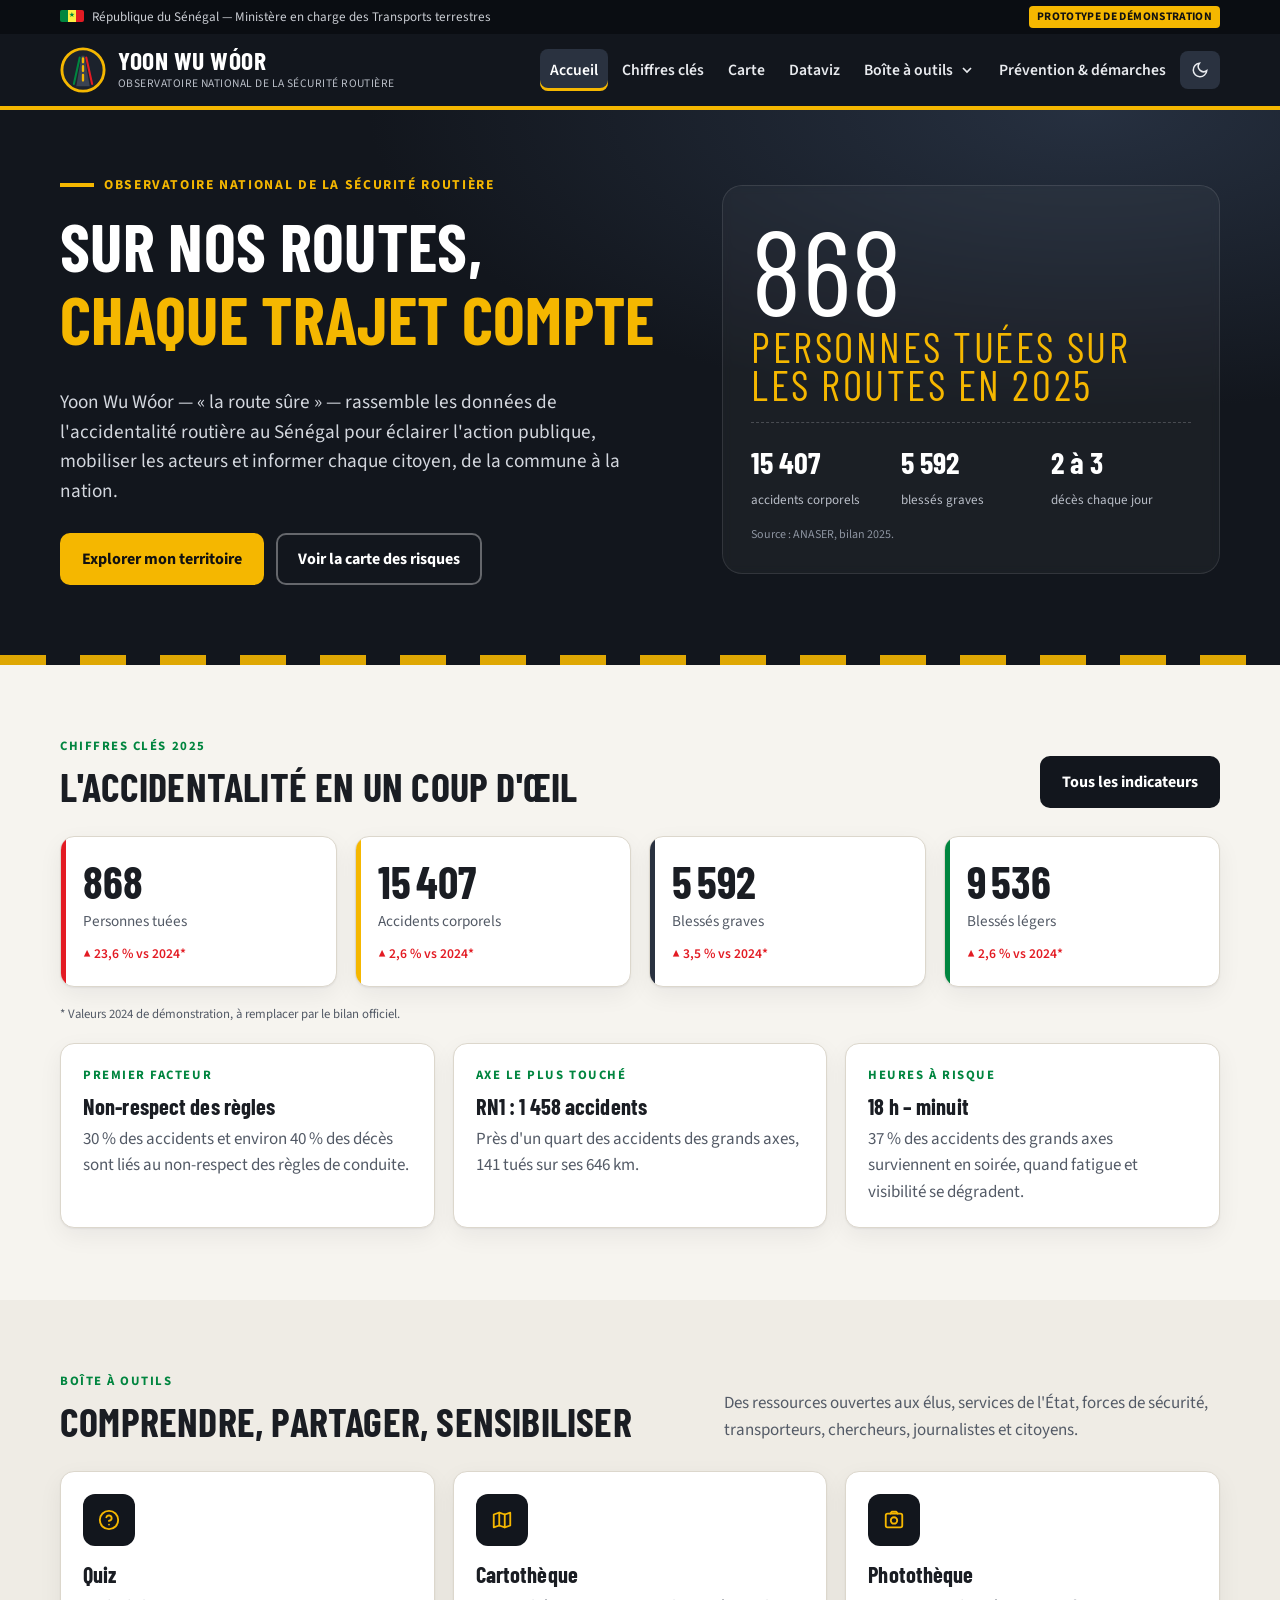
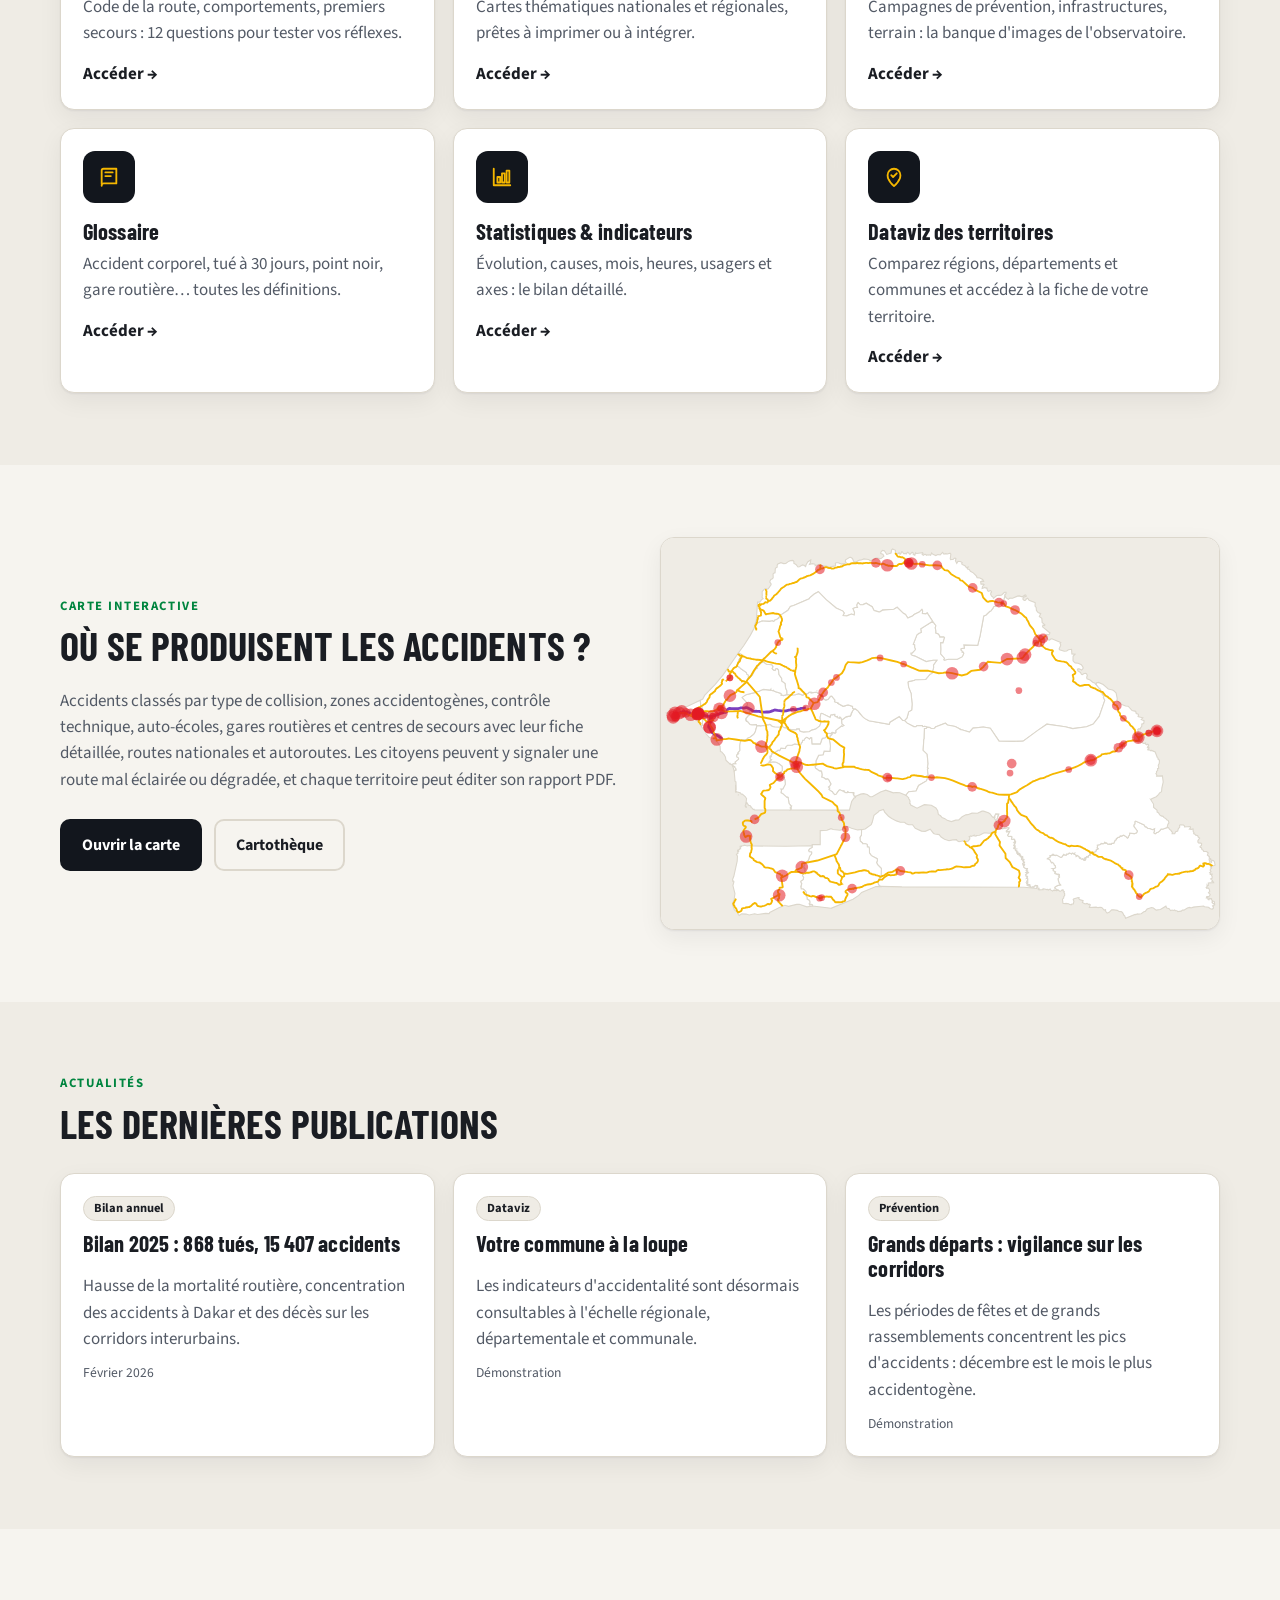
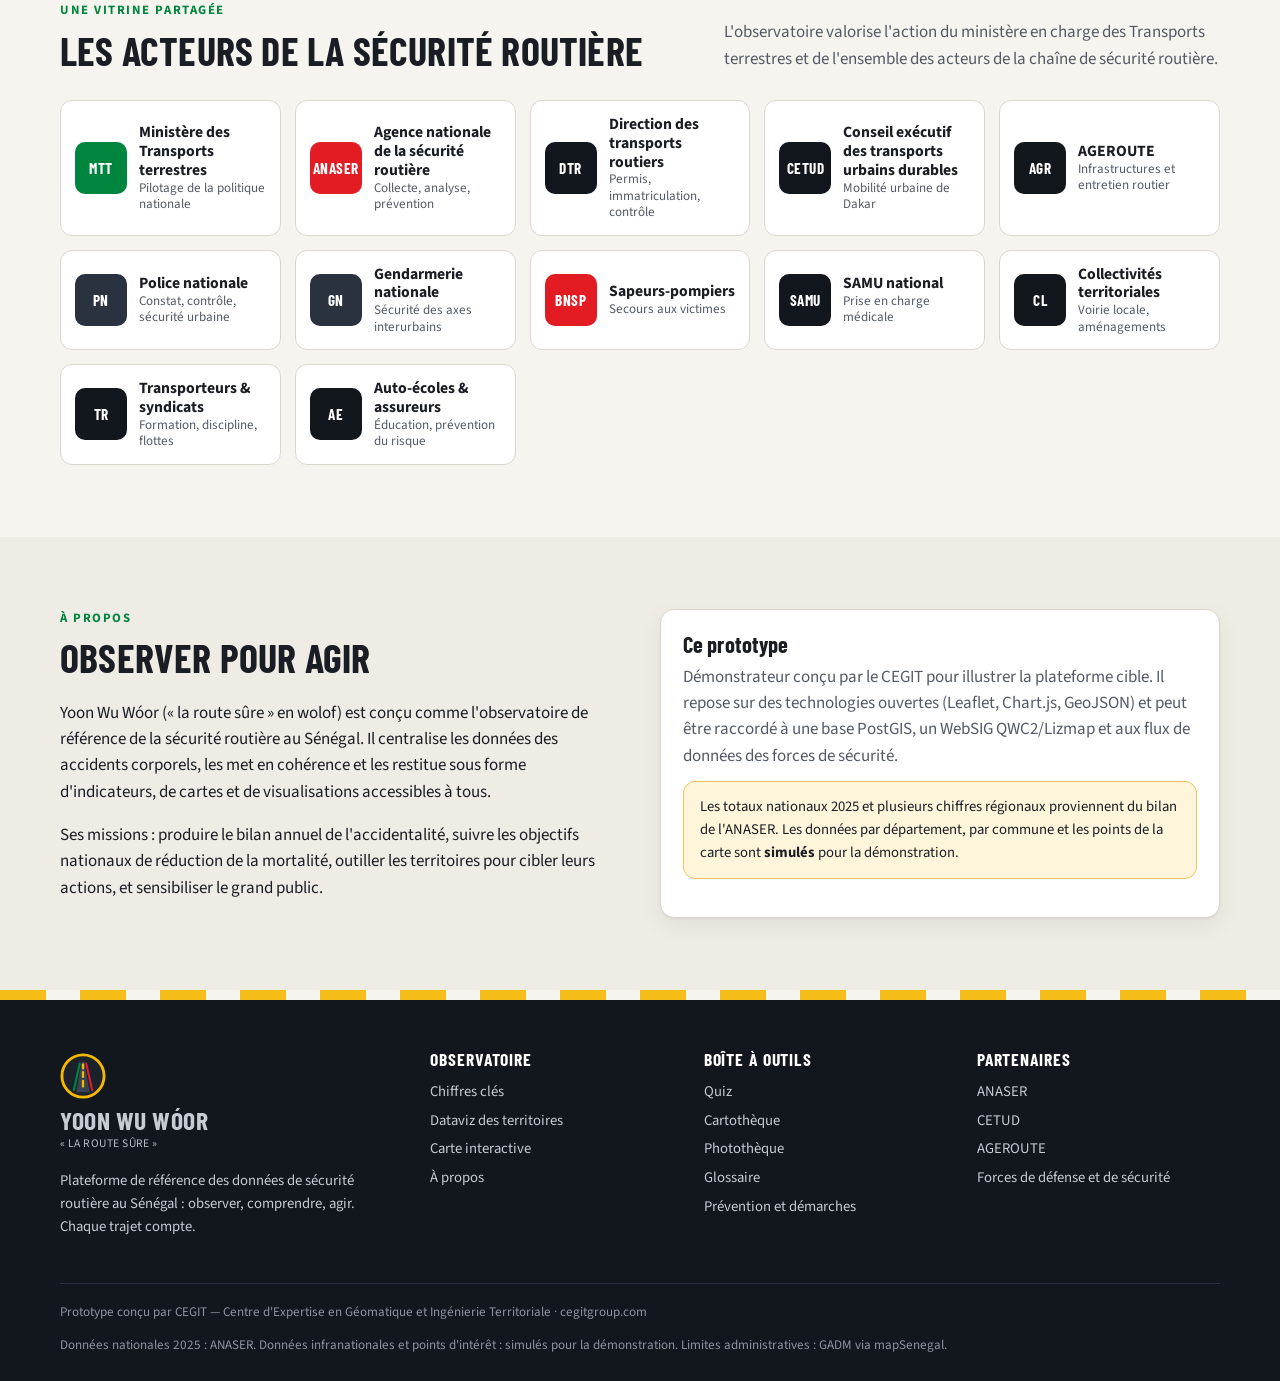
<file: index.html>
<!doctype html>
<html lang="fr">
<head>
<meta charset="utf-8"><meta name="viewport" content="width=device-width,initial-scale=1">
<title>Yoon Wu Wóor — Observatoire national de la sécurité routière du Sénégal</title>
<meta name="description" content="Plateforme de référence des données de sécurité routière au Sénégal : chiffres clés, carte des zones accidentogènes, dataviz des territoires, glossaire, quiz.">
<link rel="icon" href="assets/img/favicon.svg">
<link rel="preconnect" href="https://fonts.googleapis.com"><link rel="preconnect" href="https://fonts.gstatic.com" crossorigin>
<link href="https://fonts.googleapis.com/css2?family=Barlow+Condensed:wght@600;700&family=Source+Sans+3:wght@400;600;700&display=swap" rel="stylesheet">
<link rel="stylesheet" href="assets/css/style.css">
</head>
<body>
<main>
  <section class="hero">
    <div class="wrap">
      <div>
        <div class="kicker">Observatoire national de la sécurité routière</div>
        <h1>Sur nos routes, <em>chaque trajet compte</em></h1>
        <p class="lead">Yoon Wu Wóor — « la route sûre » — rassemble les données de l'accidentalité routière au Sénégal pour éclairer l'action publique, mobiliser les acteurs et informer chaque citoyen, de la commune à la nation.</p>
        <div class="btns">
          <a class="btn btn-j" href="dataviz.html">Explorer mon territoire</a>
          <a class="btn btn-o" href="carte.html">Voir la carte des risques</a>
        </div>
      </div>
      <aside class="hero-counter" aria-label="Bilan 2025">
        <div class="big" id="h-tues">868<small>personnes tuées sur les routes en 2025</small></div>
        <ul>
          <li><b id="h-acc">15 407</b><span>accidents corporels</span></li>
          <li><b id="h-bg">5 592</b><span>blessés graves</span></li>
          <li><b>2 à 3</b><span>décès chaque jour</span></li>
        </ul>
        <div class="src">Source : ANASER, bilan 2025.</div>
      </aside>
    </div>
    <div class="road"></div>
  </section>

  <section class="sec">
    <div class="wrap">
      <div class="sec-head">
        <div><div class="eyebrow">Chiffres clés 2025</div><h2 class="mb0">L'accidentalité en un coup d'œil</h2></div>
        <a class="btn btn-d" href="statistiques.html">Tous les indicateurs</a>
      </div>
      <div class="grid g4" id="kpis"></div>
      <div class="grid g3" style="margin-top:18px">
        <div class="card"><div class="eyebrow">Premier facteur</div><h3>Non-respect des règles</h3><p>30 % des accidents et environ 40 % des décès sont liés au non-respect des règles de conduite.</p></div>
        <div class="card"><div class="eyebrow">Axe le plus touché</div><h3>RN1 : 1 458 accidents</h3><p>Près d'un quart des accidents des grands axes, 141 tués sur ses 646 km.</p></div>
        <div class="card"><div class="eyebrow">Heures à risque</div><h3>18 h – minuit</h3><p>37 % des accidents des grands axes surviennent en soirée, quand fatigue et visibilité se dégradent.</p></div>
      </div>
    </div>
  </section>

  <section class="sec sec-alt">
    <div class="wrap">
      <div class="sec-head"><div><div class="eyebrow">Boîte à outils</div><h2 class="mb0">Comprendre, partager, sensibiliser</h2></div><p>Des ressources ouvertes aux élus, services de l'État, forces de sécurité, transporteurs, chercheurs, journalistes et citoyens.</p></div>
      <div class="grid g3" id="tools"></div>
    </div>
  </section>

  <section class="sec">
    <div class="wrap grid g2" style="align-items:center;gap:40px">
      <div>
        <div class="eyebrow">Carte interactive</div>
        <h2>Où se produisent les accidents ?</h2>
        <p class="muted">Accidents classés par type de collision, zones accidentogènes, contrôle technique, auto-écoles, gares routières et centres de secours avec leur fiche détaillée, routes nationales et autoroutes. Les citoyens peuvent y signaler une route mal éclairée ou dégradée, et chaque territoire peut éditer son rapport PDF.</p>
        <div class="btns"><a class="btn btn-d" href="carte.html">Ouvrir la carte</a><a class="btn" style="border-color:var(--bord)" href="cartotheque.html">Cartothèque</a></div>
      </div>
      <a href="carte.html" class="card" style="padding:0;overflow:hidden" aria-label="Aperçu de la carte">
        <svg id="mini-map" viewBox="0 0 600 420" style="display:block;width:100%;background:var(--surface-2)"></svg>
      </a>
    </div>
  </section>

  <section class="sec sec-alt">
    <div class="wrap">
      <div class="sec-head"><div><div class="eyebrow">Actualités</div><h2 class="mb0">Les dernières publications</h2></div></div>
      <div class="grid g3">
        <article class="card actu"><span class="tag">Bilan annuel</span><h3>Bilan 2025 : 868 tués, 15 407 accidents</h3><p>Hausse de la mortalité routière, concentration des accidents à Dakar et des décès sur les corridors interurbains.</p><time>Février 2026</time></article>
        <article class="card actu"><span class="tag">Dataviz</span><h3>Votre commune à la loupe</h3><p>Les indicateurs d'accidentalité sont désormais consultables à l'échelle régionale, départementale et communale.</p><time>Démonstration</time></article>
        <article class="card actu"><span class="tag">Prévention</span><h3>Grands départs : vigilance sur les corridors</h3><p>Les périodes de fêtes et de grands rassemblements concentrent les pics d'accidents : décembre est le mois le plus accidentogène.</p><time>Démonstration</time></article>
      </div>
    </div>
  </section>

  <section class="sec" id="acteurs">
    <div class="wrap">
      <div class="sec-head"><div><div class="eyebrow">Une vitrine partagée</div><h2 class="mb0">Les acteurs de la sécurité routière</h2></div><p>L'observatoire valorise l'action du ministère en charge des Transports terrestres et de l'ensemble des acteurs de la chaîne de sécurité routière.</p></div>
      <div class="acteurs">
        <div class="acteur"><span class="sig" style="background:#00853f">MTT</span><span><b>Ministère des Transports terrestres</b><small>Pilotage de la politique nationale</small></span></div>
        <div class="acteur"><span class="sig" style="background:#e31b23">ANASER</span><span><b>Agence nationale de la sécurité routière</b><small>Collecte, analyse, prévention</small></span></div>
        <div class="acteur"><span class="sig">DTR</span><span><b>Direction des transports routiers</b><small>Permis, immatriculation, contrôle</small></span></div>
        <div class="acteur"><span class="sig">CETUD</span><span><b>Conseil exécutif des transports urbains durables</b><small>Mobilité urbaine de Dakar</small></span></div>
        <div class="acteur"><span class="sig">AGR</span><span><b>AGEROUTE</b><small>Infrastructures et entretien routier</small></span></div>
        <div class="acteur"><span class="sig" style="background:#2a3240">PN</span><span><b>Police nationale</b><small>Constat, contrôle, sécurité urbaine</small></span></div>
        <div class="acteur"><span class="sig" style="background:#2a3240">GN</span><span><b>Gendarmerie nationale</b><small>Sécurité des axes interurbains</small></span></div>
        <div class="acteur"><span class="sig" style="background:#e31b23">BNSP</span><span><b>Sapeurs-pompiers</b><small>Secours aux victimes</small></span></div>
        <div class="acteur"><span class="sig">SAMU</span><span><b>SAMU national</b><small>Prise en charge médicale</small></span></div>
        <div class="acteur"><span class="sig">CL</span><span><b>Collectivités territoriales</b><small>Voirie locale, aménagements</small></span></div>
        <div class="acteur"><span class="sig">TR</span><span><b>Transporteurs & syndicats</b><small>Formation, discipline, flottes</small></span></div>
        <div class="acteur"><span class="sig">AE</span><span><b>Auto-écoles & assureurs</b><small>Éducation, prévention du risque</small></span></div>
      </div>
    </div>
  </section>

  <section class="sec sec-alt" id="apropos">
    <div class="wrap grid g2" style="gap:40px">
      <div>
        <div class="eyebrow">À propos</div>
        <h2>Observer pour agir</h2>
        <p>Yoon Wu Wóor (« la route sûre » en wolof) est conçu comme l'observatoire de référence de la sécurité routière au Sénégal. Il centralise les données des accidents corporels, les met en cohérence et les restitue sous forme d'indicateurs, de cartes et de visualisations accessibles à tous.</p>
        <p>Ses missions : produire le bilan annuel de l'accidentalité, suivre les objectifs nationaux de réduction de la mortalité, outiller les territoires pour cibler leurs actions, et sensibiliser le grand public.</p>
      </div>
      <div class="card">
        <h3>Ce prototype</h3>
        <p style="margin-bottom:12px">Démonstrateur conçu par le CEGIT pour illustrer la plateforme cible. Il repose sur des technologies ouvertes (Leaflet, Chart.js, GeoJSON) et peut être raccordé à une base PostGIS, un WebSIG QWC2/Lizmap et aux flux de données des forces de sécurité.</p>
        <div class="note">Les totaux nationaux 2025 et plusieurs chiffres régionaux proviennent du bilan de l'ANASER. Les données par département, par commune et les points de la carte sont <b>simulés</b> pour la démonstration.</div>
      </div>
    </div>
  </section>
</main>
<script src="assets/js/common.js"></script>
<script>
YWW.mount('index');
const tools=[['quiz.html','quiz','Quiz','Code de la route, comportements, premiers secours : 12 questions pour tester vos réflexes.'],
['cartotheque.html','carto','Cartothèque','Cartes thématiques nationales et régionales, prêtes à imprimer ou à intégrer.'],
['phototheque.html','photo','Photothèque','Campagnes de prévention, infrastructures, terrain : la banque d\'images de l\'observatoire.'],
['glossaire.html','glo','Glossaire','Accident corporel, tué à 30 jours, point noir, gare routière… toutes les définitions.'],
['statistiques.html','stats','Statistiques & indicateurs','Évolution, causes, mois, heures, usagers et axes : le bilan détaillé.'],
['dataviz.html','dataviz','Dataviz des territoires','Comparez régions, départements et communes et accédez à la fiche de votre territoire.']];
document.getElementById('tools').innerHTML=tools.map(t=>`<a class="card tool" href="${t[0]}"><div class="ic">${YWW.I[t[1]]}</div><h3>${t[2]}</h3><p>${t[3]}</p><span class="go">Accéder</span></a>`).join('');
YWW.json('data/stats.json').then(s=>{
  const n=s.national, a=n[2025], b=n[2024];
  const pct=(x,y)=>((x-y)/y*100);
  const k=[['Personnes tuées',a.tues,b.tues,'#e31b23'],['Accidents corporels',a.acc,b.acc,'#f5b700'],['Blessés graves',a.bg,b.bg,'#2a3240'],['Blessés légers',a.bl,b.bl,'#00853f']];
  document.getElementById('kpis').innerHTML=k.map(x=>{const p=pct(x[1],x[2]);return `<div class="card kpi" style="--c:${x[3]}"><div class="v">${YWW.fmt(x[1])}</div><div class="l">${x[0]}</div><div class="d ${p>0?'up':'down'}">${p>0?'▲':'▼'} ${YWW.fmt1(Math.abs(p))} % vs 2024*</div></div>`}).join('')
  +'<p class="muted" style="grid-column:1/-1;font-size:.8rem;margin:0">* Valeurs 2024 de démonstration, à remplacer par le bilan officiel.</p>';
});
// mini carte SVG
Promise.all([YWW.json('data/regions.geojson'),YWW.json('data/routes.geojson'),YWW.json('data/points.geojson')]).then(([r,ro,p])=>{
  const W=600,H=420,b=[-17.6,12.25,-11.3,16.75];
  const sx=x=>(x-b[0])/(b[2]-b[0])*W, sy=y=>H-(y-b[1])/(b[3]-b[1])*H*0.97-6;
  const path=c=>c.map(r=>'M'+r.map(p=>sx(p[0]).toFixed(1)+','+sy(p[1]).toFixed(1)).join('L')+'Z').join('');
  let s='';
  r.features.forEach(f=>{const g=f.geometry;const polys=g.type==='Polygon'?[g.coordinates]:g.coordinates;s+=`<path d="${polys.map(path).join('')}" fill="var(--surface)" stroke="var(--bord)" stroke-width="1.2"/>`});
  ro.features.filter(f=>f.properties.type==='AUTOROUTE'||(f.properties.type==='RN'&&f.properties.revet==='Bitumée')).forEach(f=>{const g=f.geometry;const ls=g.type==='LineString'?[g.coordinates]:g.coordinates;s+=`<path d="${ls.map(l=>'M'+l.map(p=>sx(p[0]).toFixed(1)+','+sy(p[1]).toFixed(1)).join('L')).join('')}" fill="none" stroke="${f.properties.type==='AUTOROUTE'?'#7b3fbf':'#f5b700'}" stroke-width="${f.properties.type==='AUTOROUTE'?3:2}"/>`});
  p.features.filter(f=>f.properties.cat==='zone').forEach(f=>{const c=f.geometry.coordinates;s+=`<circle cx="${sx(c[0]).toFixed(1)}" cy="${sy(c[1]).toFixed(1)}" r="${2+f.properties.grav*1.6}" fill="#e31b23" fill-opacity=".55"/>`});
  document.getElementById('mini-map').innerHTML=s;
});
</script>
</body>
</html>
</file>
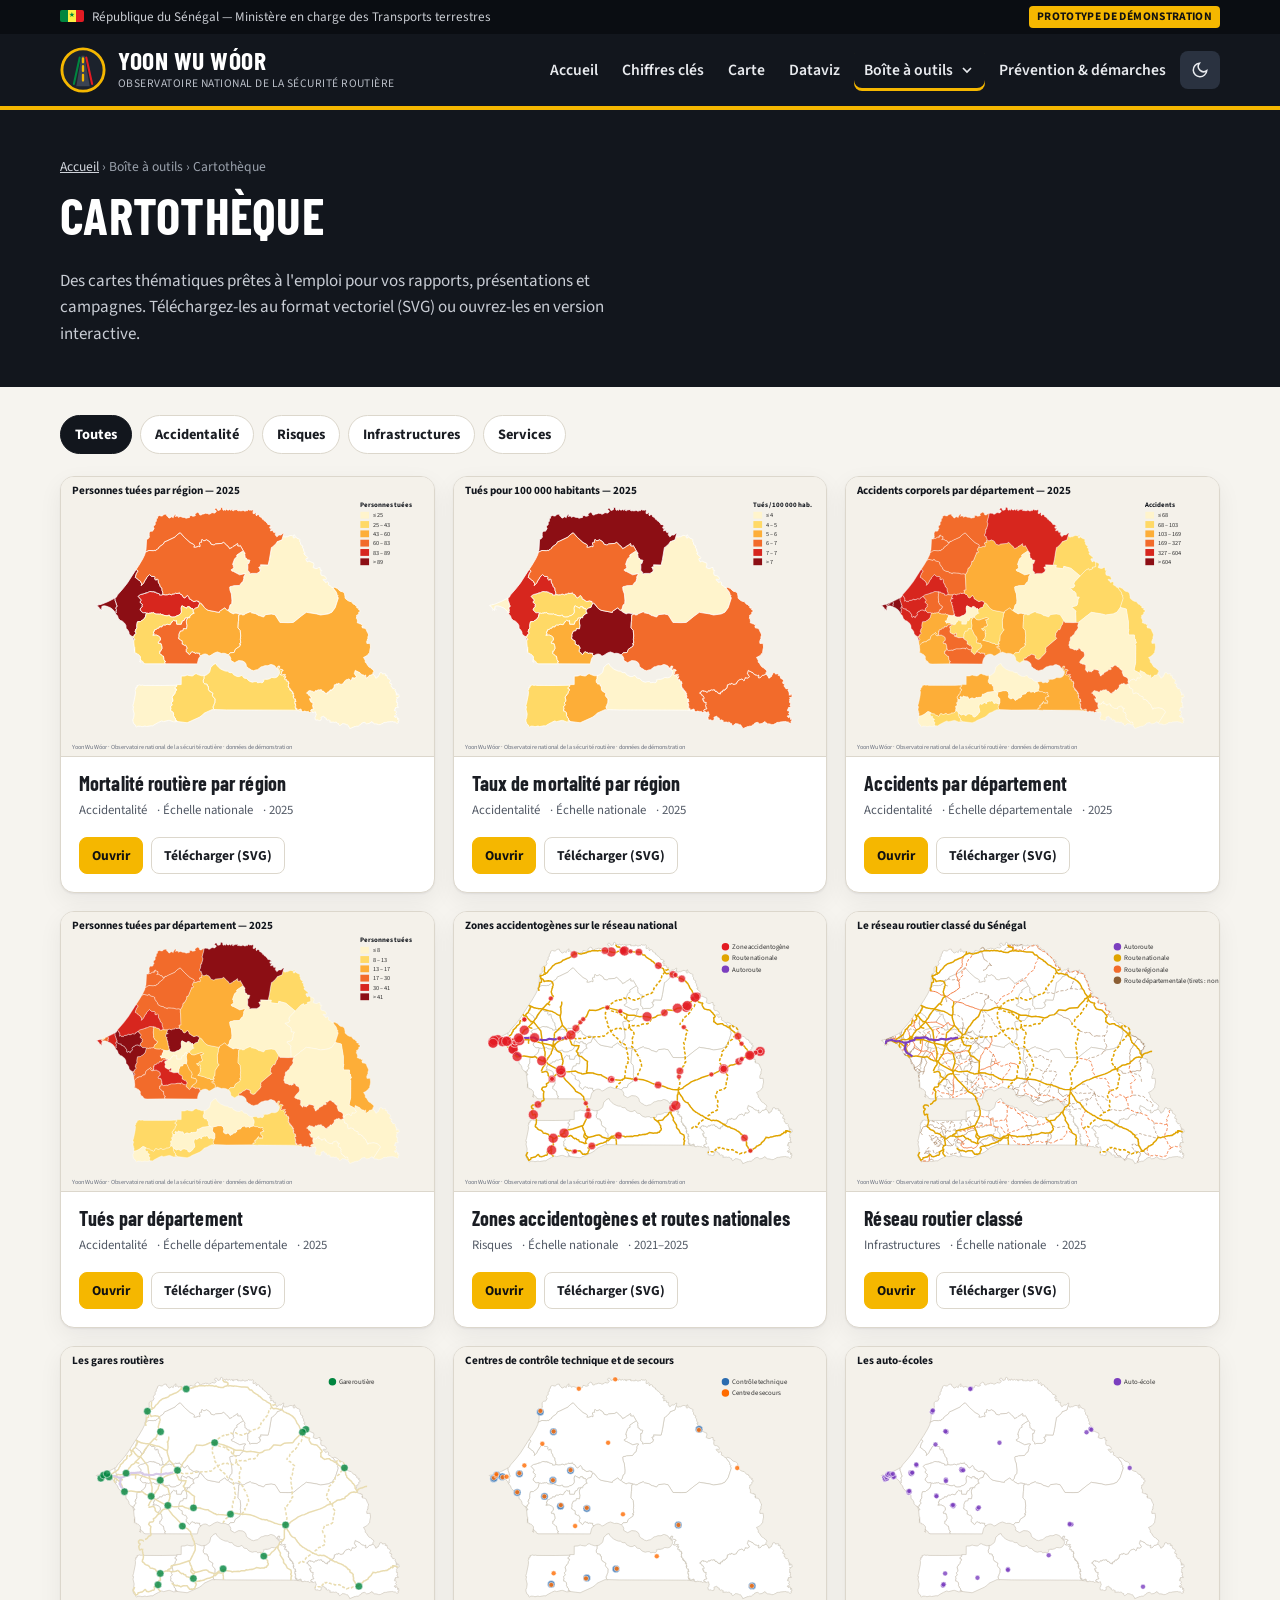
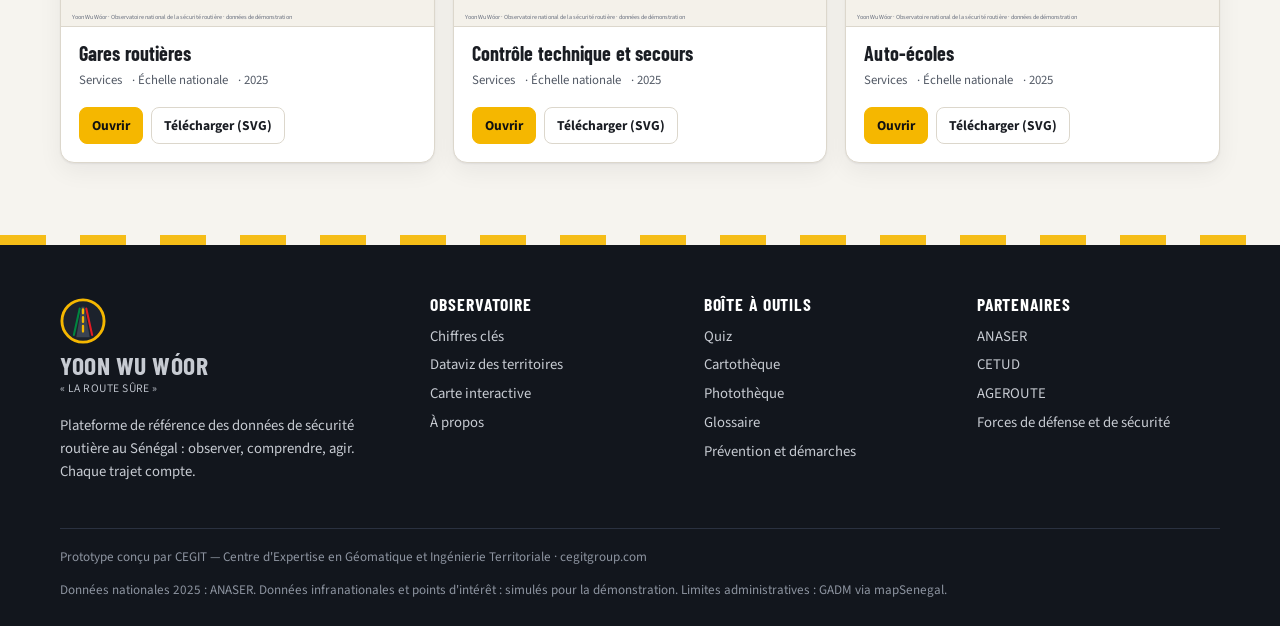
<file: cartotheque.html>
<!doctype html>
<html lang="fr">
<head>
<meta charset="utf-8"><meta name="viewport" content="width=device-width,initial-scale=1">
<title>Cartothèque — Yoon Wu Wóor</title>
<link rel="icon" href="assets/img/favicon.svg">
<link rel="preconnect" href="https://fonts.googleapis.com"><link rel="preconnect" href="https://fonts.gstatic.com" crossorigin>
<link href="https://fonts.googleapis.com/css2?family=Barlow+Condensed:wght@600;700&family=Source+Sans+3:wght@400;600;700&display=swap" rel="stylesheet">
<link rel="stylesheet" href="assets/css/style.css">
</head>
<body>
<header class="page-head"><div class="wrap">
  <div class="crumbs"><a href="index.html">Accueil</a> › Boîte à outils › Cartothèque</div>
  <h1 style="font-size:clamp(2rem,4.5vw,3.2rem)">Cartothèque</h1>
  <p>Des cartes thématiques prêtes à l'emploi pour vos rapports, présentations et campagnes. Téléchargez-les au format vectoriel (SVG) ou ouvrez-les en version interactive.</p>
</div></header>
<main class="sec" style="padding-top:28px">
  <div class="wrap">
    <div class="filters" id="filters"></div>
    <div class="grid g3" id="cards"></div>
  </div>
</main>
<script src="assets/js/common.js"></script>
<script>
YWW.mount('outil');
const RAMP=['#fff4cc','#ffd966','#fdae38','#f26b2b','#d7261e','#8c0e14'];
Promise.all(['regions','departements','routes','points'].map(n=>YWW.json(`data/${n}.geojson`)).concat([YWW.json('data/stats.json')])).then(([reg,dep,rou,pts,st])=>{
  const W=600,H=450,b=[-17.6,12.2,-11.3,16.75];
  const kx=Math.cos(14.5*Math.PI/180),k=Math.min((W-30)/((b[2]-b[0])*kx),(H-80)/(b[3]-b[1])),ox=(W-(b[2]-b[0])*kx*k)/2,oy=44+((H-80)-(b[3]-b[1])*k)/2;
  const sx=x=>ox+(x-b[0])*kx*k, sy=y=>oy+(b[3]-y)*k;
  const pth=g=>{const P=g.type==='Polygon'?[g.coordinates]:g.coordinates;return P.map(p=>p.map(r=>'M'+r.map(c=>sx(c[0]).toFixed(1)+','+sy(c[1]).toFixed(1)).join('L')+'Z').join('')).join('')};
  const lin=g=>{const L=g.type==='LineString'?[g.coordinates]:g.coordinates;return L.map(l=>'M'+l.map(c=>sx(c[0]).toFixed(1)+','+sy(c[1]).toFixed(1)).join('L')).join('')};
  const frame=(title,inner,legend)=>`<svg xmlns="http://www.w3.org/2000/svg" viewBox="0 0 ${W} ${H}" font-family="Source Sans 3, Arial, sans-serif"><rect width="${W}" height="${H}" fill="#f4f1ea"/>${inner}
    <text x="18" y="28" font-size="18" font-weight="700" fill="#12161d">${title}</text>${legend||''}
    <text x="18" y="${H-12}" font-size="10" fill="#6b7280">Yoon Wu Wóor · Observatoire national de la sécurité routière · données de démonstration</text></svg>`;
  const choro=(layer,lvl,key,ind,y)=>{
    const v=f=>{const d=st[lvl][f.properties[key]][y];if(ind==='taux')return d.tues/st.population[lvl][f.properties[key]]*1e5;return d[ind]};
    const vals=layer.features.map(v).sort((a,c)=>a-c);const br=[.2,.4,.6,.8,.92].map(q=>vals[Math.floor(q*(vals.length-1))]);
    const col=x=>{let i=0;while(i<br.length&&x>br[i])i++;return RAMP[i]};
    const leg=`<g transform="translate(${W-118},48)"><text font-size="11" font-weight="700" fill="#12161d">${ind==='taux'?'Tués / 100 000 hab.':ind==='tues'?'Personnes tuées':'Accidents'}</text>${RAMP.map((c,i)=>`<rect y="${8+i*15}" width="14" height="11" fill="${c}"/><text x="20" y="${17+i*15}" font-size="10" fill="#333">${i===0?'≤ '+Math.round(br[0]):i===RAMP.length-1?'> '+Math.round(br[4]):Math.round(br[i-1])+' – '+Math.round(br[i])}</text>`).join('')}</g>`;
    return [layer.features.map(f=>`<path d="${pth(f.geometry)}" fill="${col(v(f))}" stroke="#fff" stroke-width="${lvl==='region'?1.2:.6}"/>`).join(''),leg];
  };
  const base=reg.features.map(f=>`<path d="${pth(f.geometry)}" fill="#fff" stroke="#c9c2b4" stroke-width="1"/>`).join('');
  const RC={AUTOROUTE:['#7b3fbf',3.5],RN:['#e0a400',2.4],RR:['#f26b2b',1.4],RD:['#8b5e34',.8]};
  const net=types=>rou.features.filter(f=>types.includes(f.properties.type)).sort((a,b)=>'RD RR RN AUTOROUTE'.indexOf(a.properties.type)-'RD RR RN AUTOROUTE'.indexOf(b.properties.type)).map(f=>`<path d="${lin(f.geometry)}" fill="none" stroke="${RC[f.properties.type][0]}" stroke-width="${RC[f.properties.type][1]}"${f.properties.revet==='Non bitumée'?' stroke-dasharray="5 3"':''}/>`).join('');
  const roads=net(['AUTOROUTE','RN']);
  const dots=(cat,color,r)=>pts.features.filter(f=>f.properties.cat===cat).map(f=>`<circle cx="${sx(f.geometry.coordinates[0]).toFixed(1)}" cy="${sy(f.geometry.coordinates[1]).toFixed(1)}" r="${r(f.properties)}" fill="${color}" fill-opacity=".8" stroke="#fff" stroke-width=".8"/>`).join('');
  const leg1=(items)=>`<g transform="translate(${W-170},56)">${items.map((it,i)=>`<circle cx="7" cy="${i*18}" r="6" fill="${it[0]}"/><text x="18" y="${i*18+4}" font-size="11" fill="#333">${it[1]}</text>`).join('')}</g>`;
  const C=[];
  let [i1,l1]=choro(reg,'region','GID_1','tues',2025);C.push(['Mortalité routière par région','Accidentalité','Nationale','2025',frame('Personnes tuées par région — 2025',i1,l1),'dataviz.html?echelle=region&indicateur=tues']);
  [i1,l1]=choro(reg,'region','GID_1','taux',2025);C.push(['Taux de mortalité par région','Accidentalité','Nationale','2025',frame('Tués pour 100 000 habitants — 2025',i1,l1),'dataviz.html?echelle=region&indicateur=taux']);
  [i1,l1]=choro(dep,'departement','GID_2','acc',2025);C.push(['Accidents par département','Accidentalité','Départementale','2025',frame('Accidents corporels par département — 2025',i1,l1),'dataviz.html?echelle=departement&indicateur=acc']);
  [i1,l1]=choro(dep,'departement','GID_2','tues',2025);C.push(['Tués par département','Accidentalité','Départementale','2025',frame('Personnes tuées par département — 2025',i1,l1),'dataviz.html?echelle=departement&indicateur=tues']);
  C.push(['Zones accidentogènes et routes nationales','Risques','Nationale','2021–2025',frame('Zones accidentogènes sur le réseau national',base+roads+dots('zone','#e31b23',p=>2+p.grav*2),leg1([['#e31b23','Zone accidentogène'],['#e0a400','Route nationale'],['#7b3fbf','Autoroute']])),'carte.html?couche=zone']);
  C.push(['Réseau routier classé','Infrastructures','Nationale','2025',frame('Le réseau routier classé du Sénégal',base+net(['RD','RR','RN','AUTOROUTE']),leg1([['#7b3fbf','Autoroute'],['#e0a400','Route nationale'],['#f26b2b','Route régionale'],['#8b5e34','Route départementale (tirets : non bitumée)']])),'carte.html?couche=routes']);
  C.push(['Gares routières','Services','Nationale','2025',frame('Les gares routières',base+roads.replaceAll('#e0a400','#e9dcb0').replaceAll('#7b3fbf','#d8cbe8')+dots('gare','#00853f',()=>6),leg1([['#00853f','Gare routière']])),'carte.html?couche=gare']);
  C.push(['Contrôle technique et secours','Services','Nationale','2025',frame('Centres de contrôle technique et de secours',base+dots('cct','#2b6cb0',()=>6)+dots('secours','#ff6b00',()=>4),leg1([['#2b6cb0','Contrôle technique'],['#ff6b00','Centre de secours']])),'carte.html?couche=cct']);
  C.push(['Auto-écoles','Services','Nationale','2025',frame('Les auto-écoles',base+dots('autoecole','#7b3fbf',()=>4),leg1([['#7b3fbf','Auto-école']])),'carte.html?couche=autoecole']);
  const cats=['Toutes',...new Set(C.map(c=>c[1]))];
  const fl=document.getElementById('filters');
  fl.innerHTML=cats.map((c,i)=>`<button class="chip" aria-pressed="${i===0}" data-c="${c}">${c}</button>`).join('');
  const render=cat=>{document.getElementById('cards').innerHTML=C.map((c,i)=>(cat==='Toutes'||c[1]===cat)?`<article class="card mapcard"><div class="thumb">${c[4]}</div><div class="body"><h3 style="font-size:1.25rem;margin:0">${c[0]}</h3><div class="meta"><span>${c[1]}</span><span>· Échelle ${c[2].toLowerCase()}</span><span>· ${c[3]}</span></div><div class="acts"><a class="p" href="${c[5]}">Ouvrir</a><button data-i="${i}">Télécharger (SVG)</button></div></div></article>`:'').join('');
    document.querySelectorAll('.acts button').forEach(b=>b.addEventListener('click',()=>{const c=C[+b.dataset.i];const u=URL.createObjectURL(new Blob([c[4]],{type:'image/svg+xml'}));const a=document.createElement('a');a.href=u;a.download='yoonwuwoor-'+c[0].toLowerCase().normalize('NFD').replace(/[̀-ͯ]/g,'').replace(/[^a-z0-9]+/g,'-')+'.svg';a.click();setTimeout(()=>URL.revokeObjectURL(u),1000)}));};
  fl.querySelectorAll('.chip').forEach(b=>b.addEventListener('click',()=>{fl.querySelectorAll('.chip').forEach(x=>x.setAttribute('aria-pressed',x===b));render(b.dataset.c)}));
  render('Toutes');
});
</script>
</body>
</html>
</file>
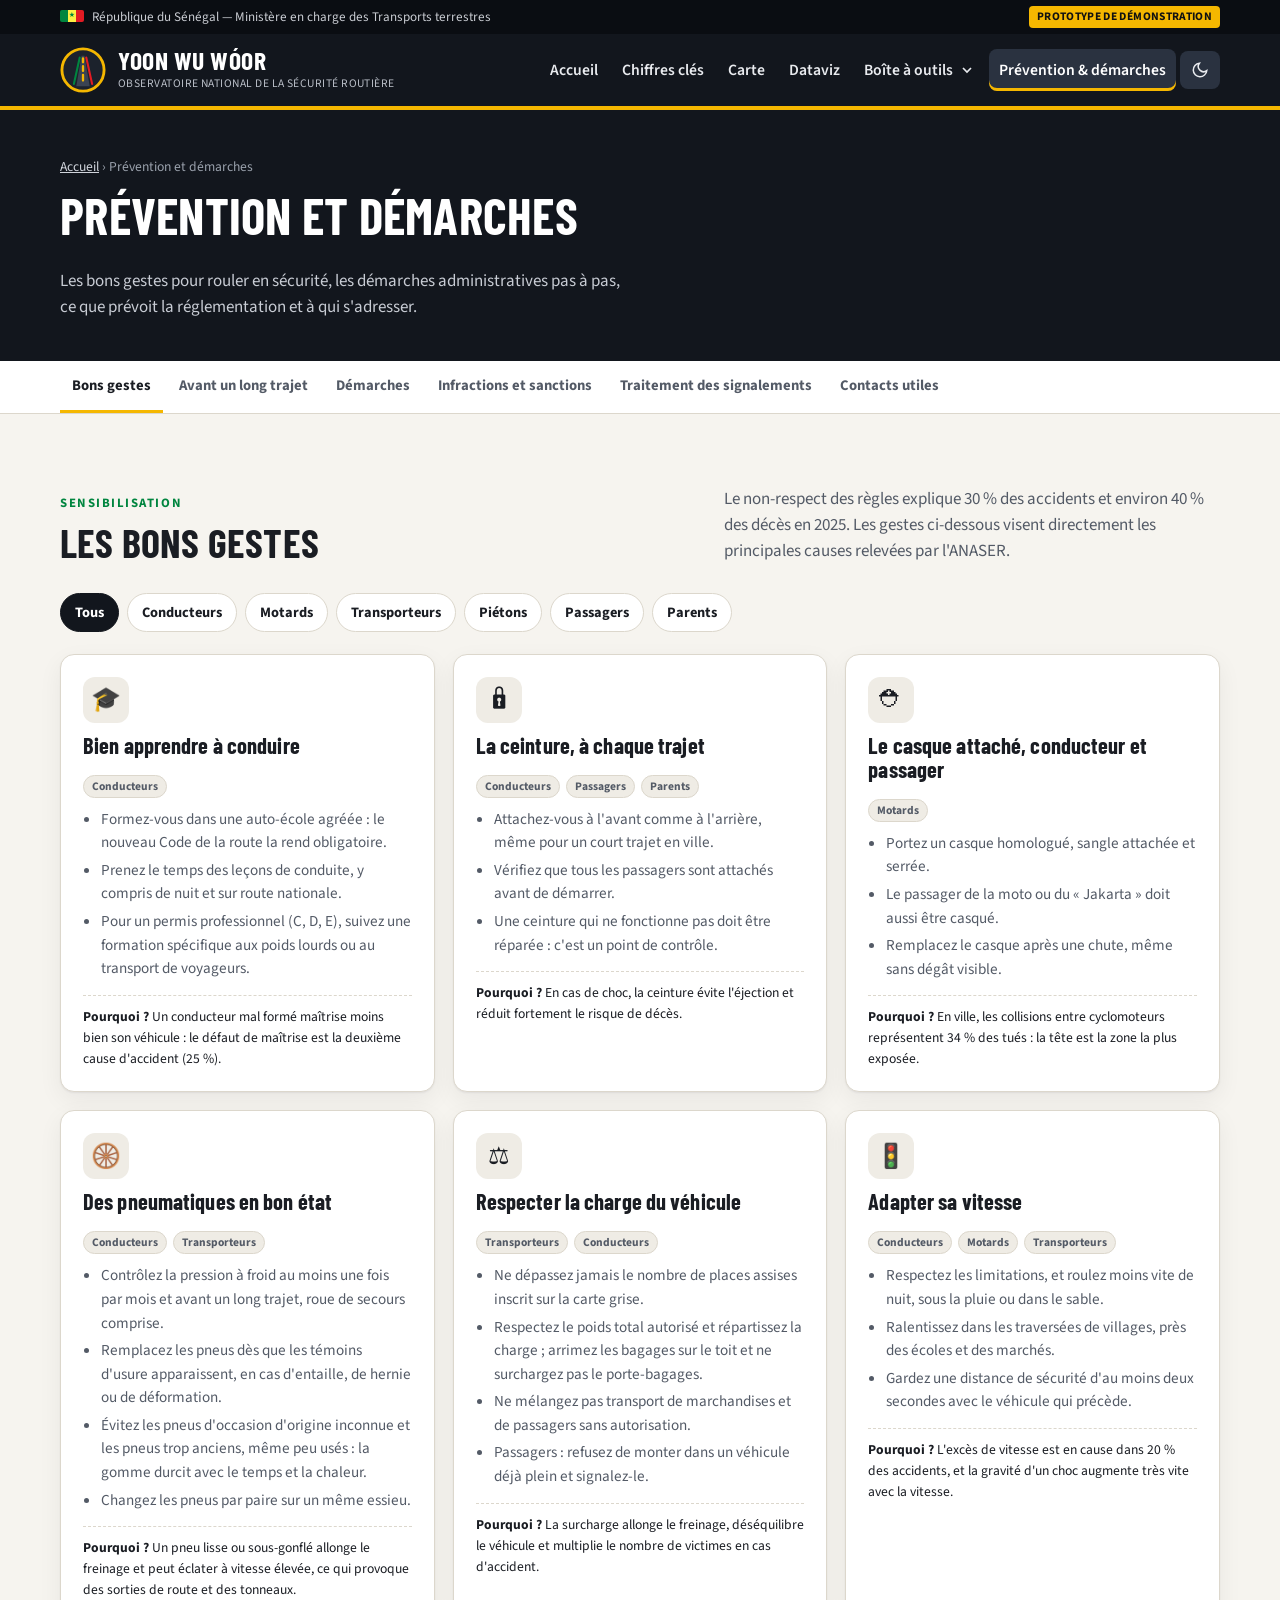
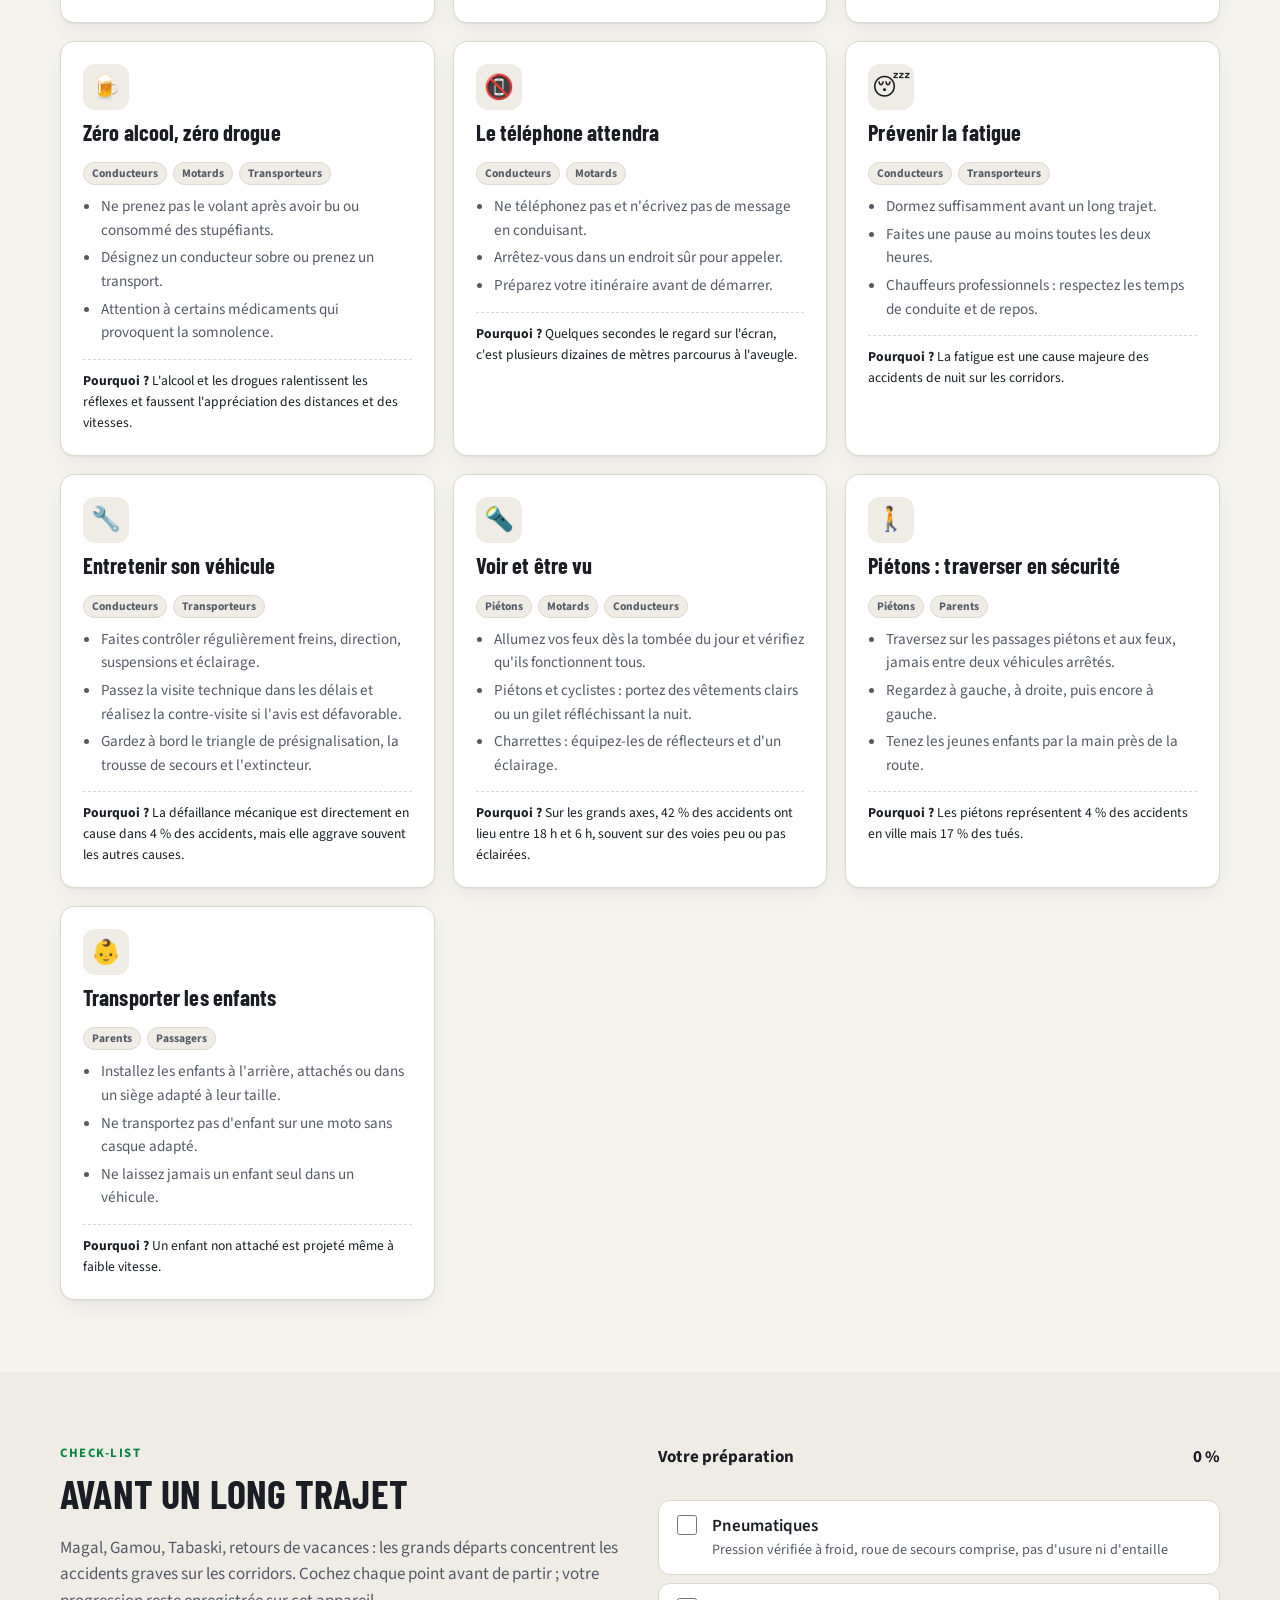
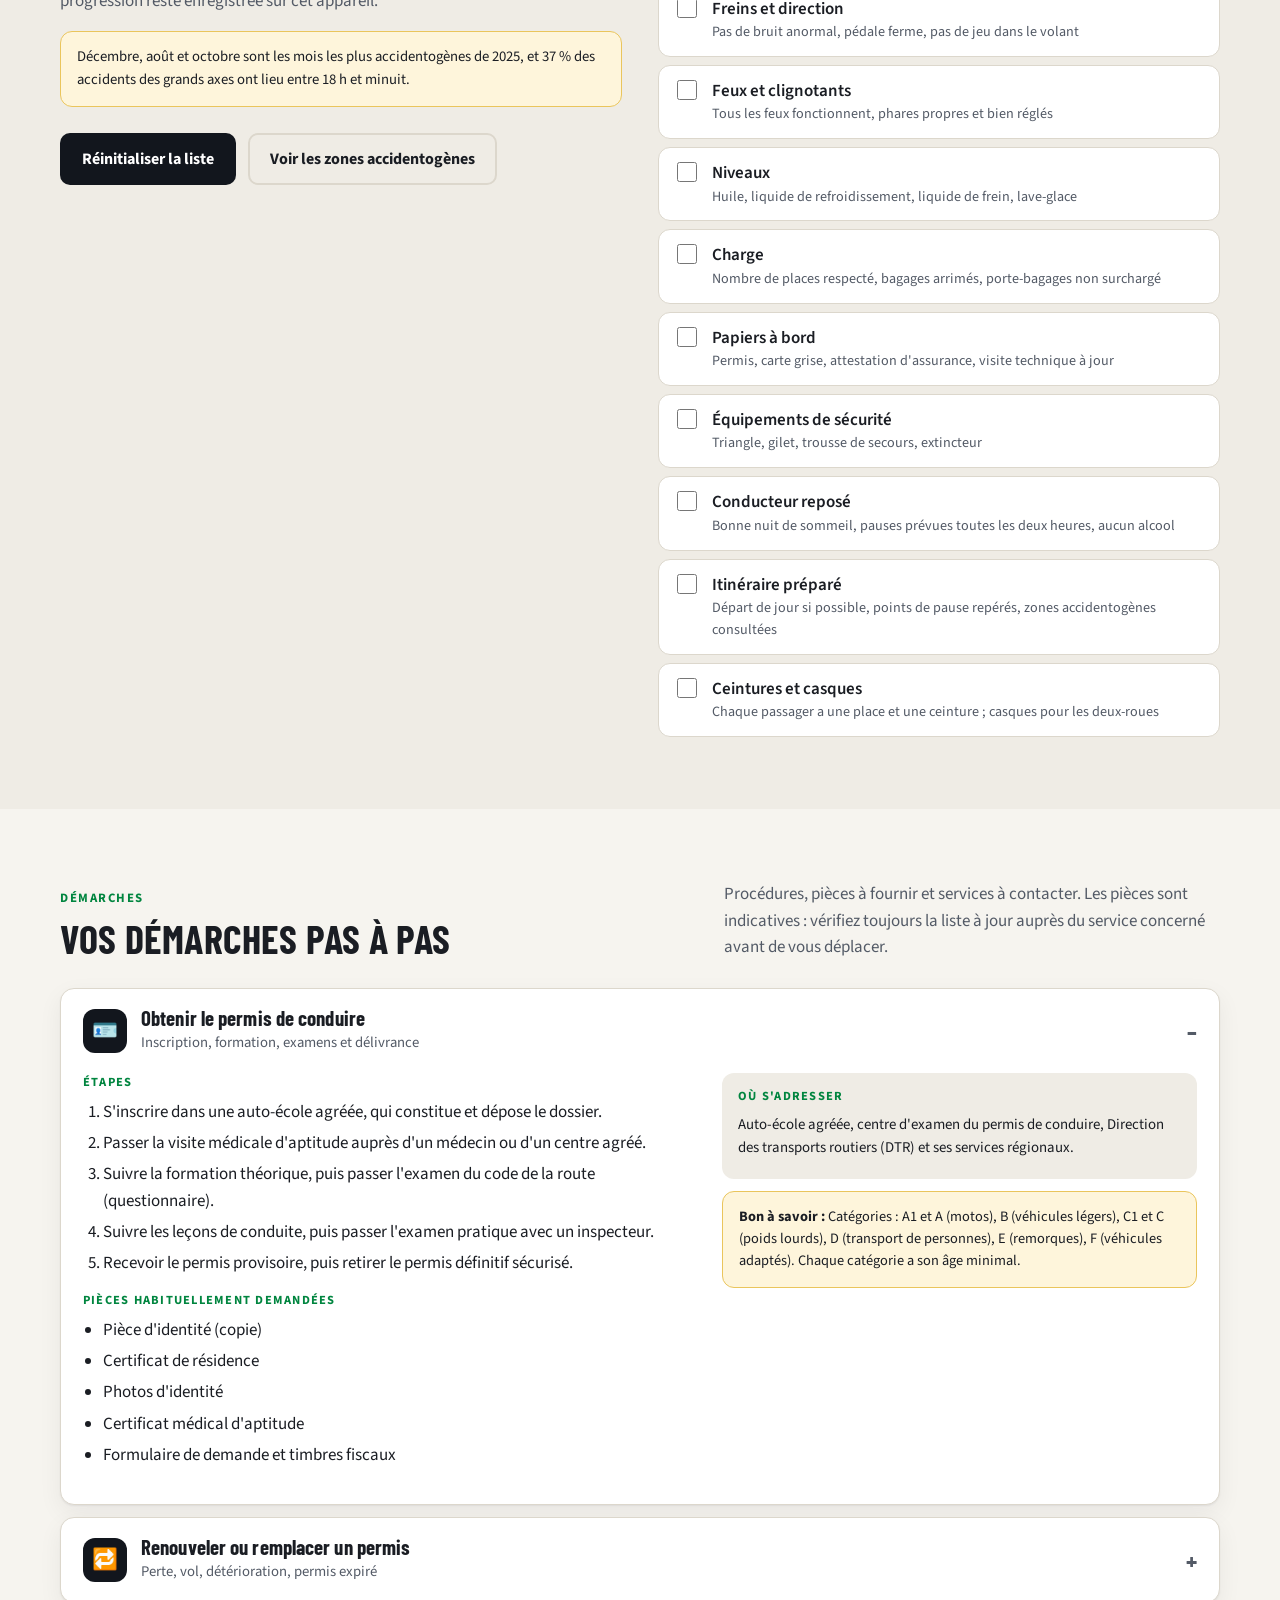
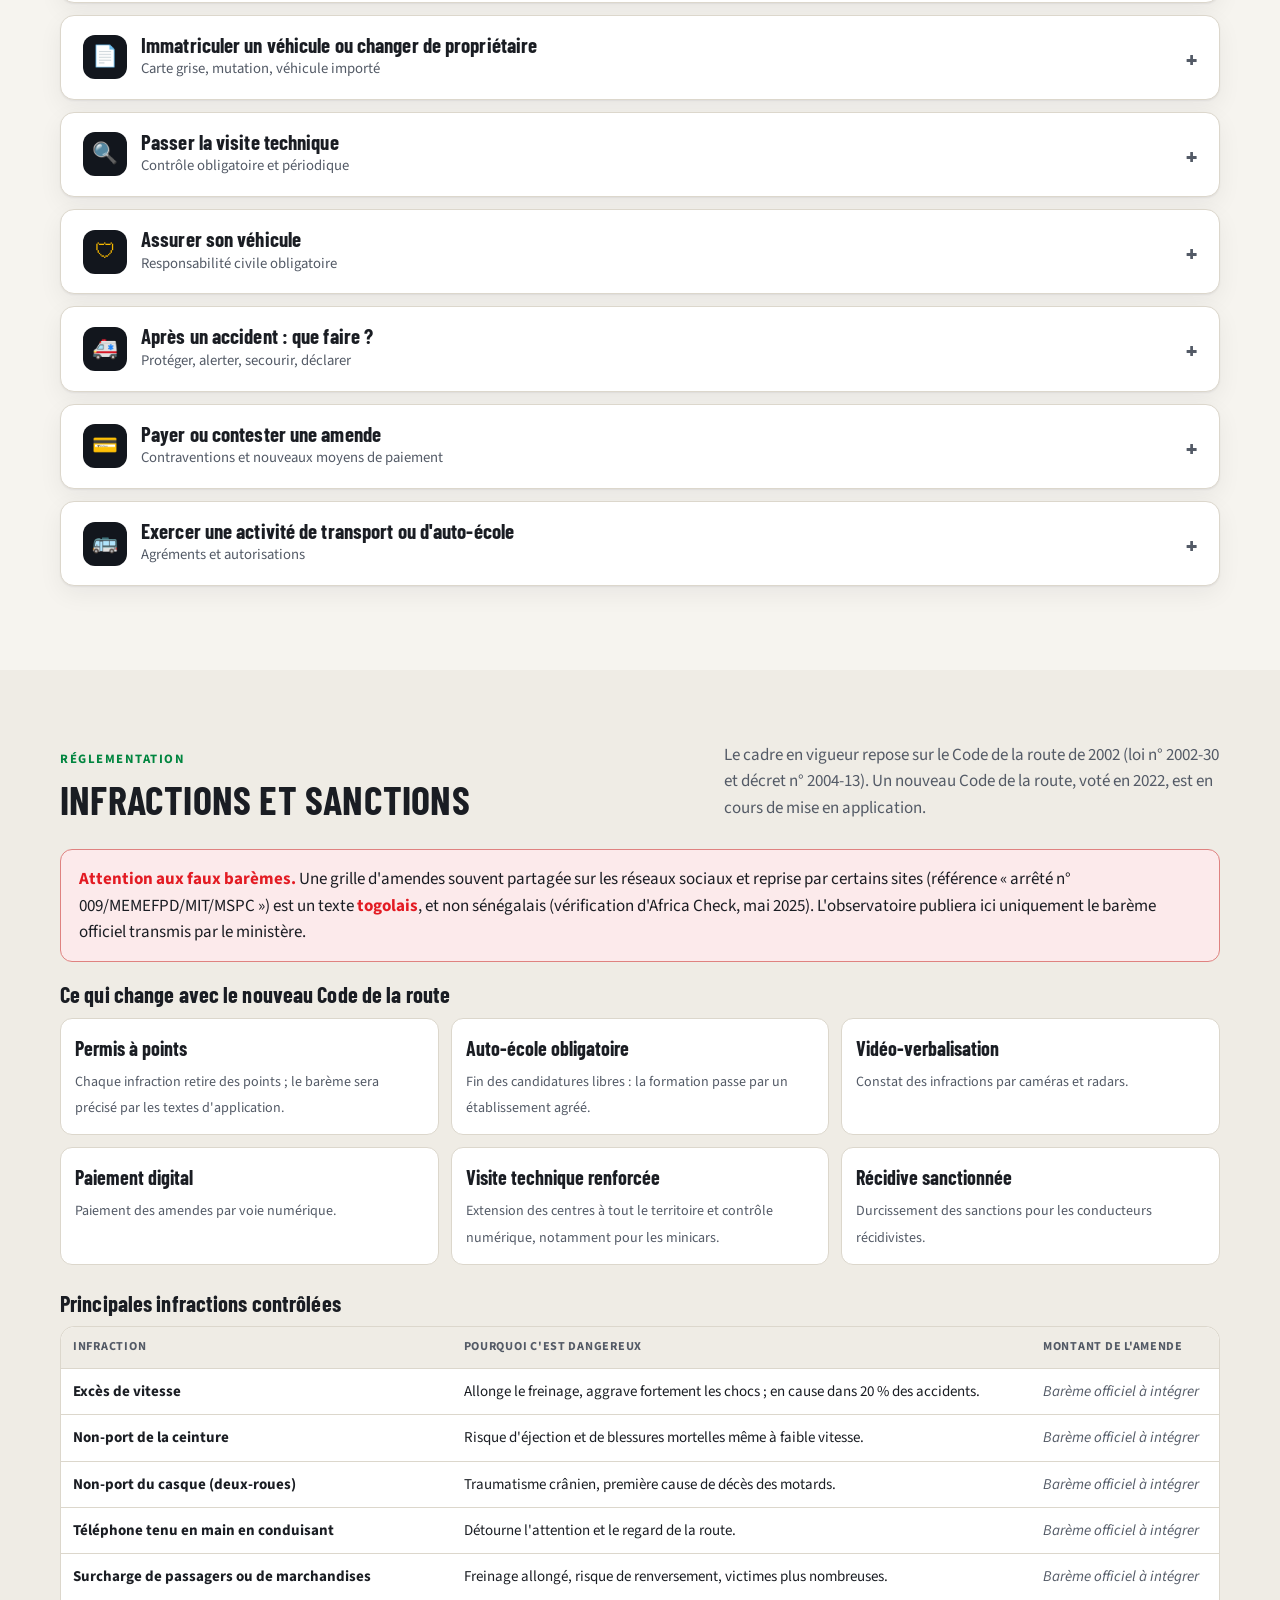
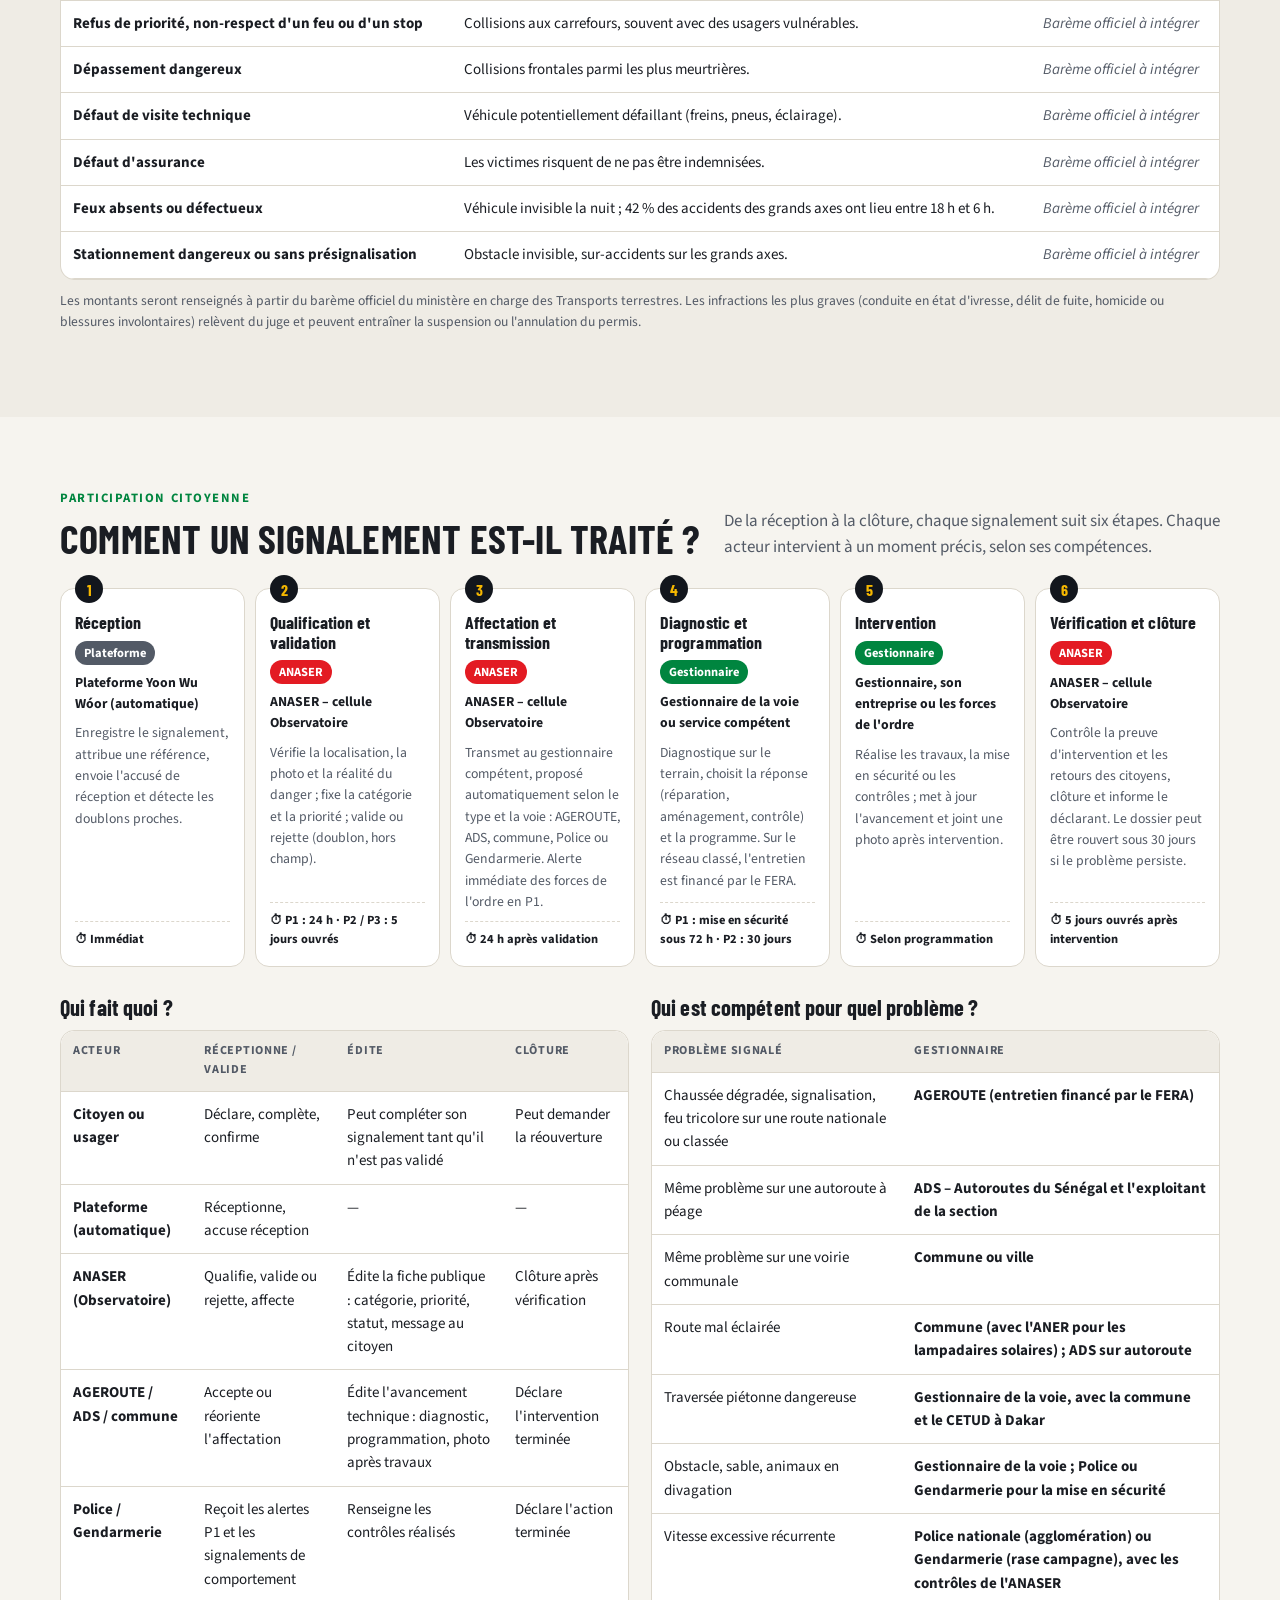
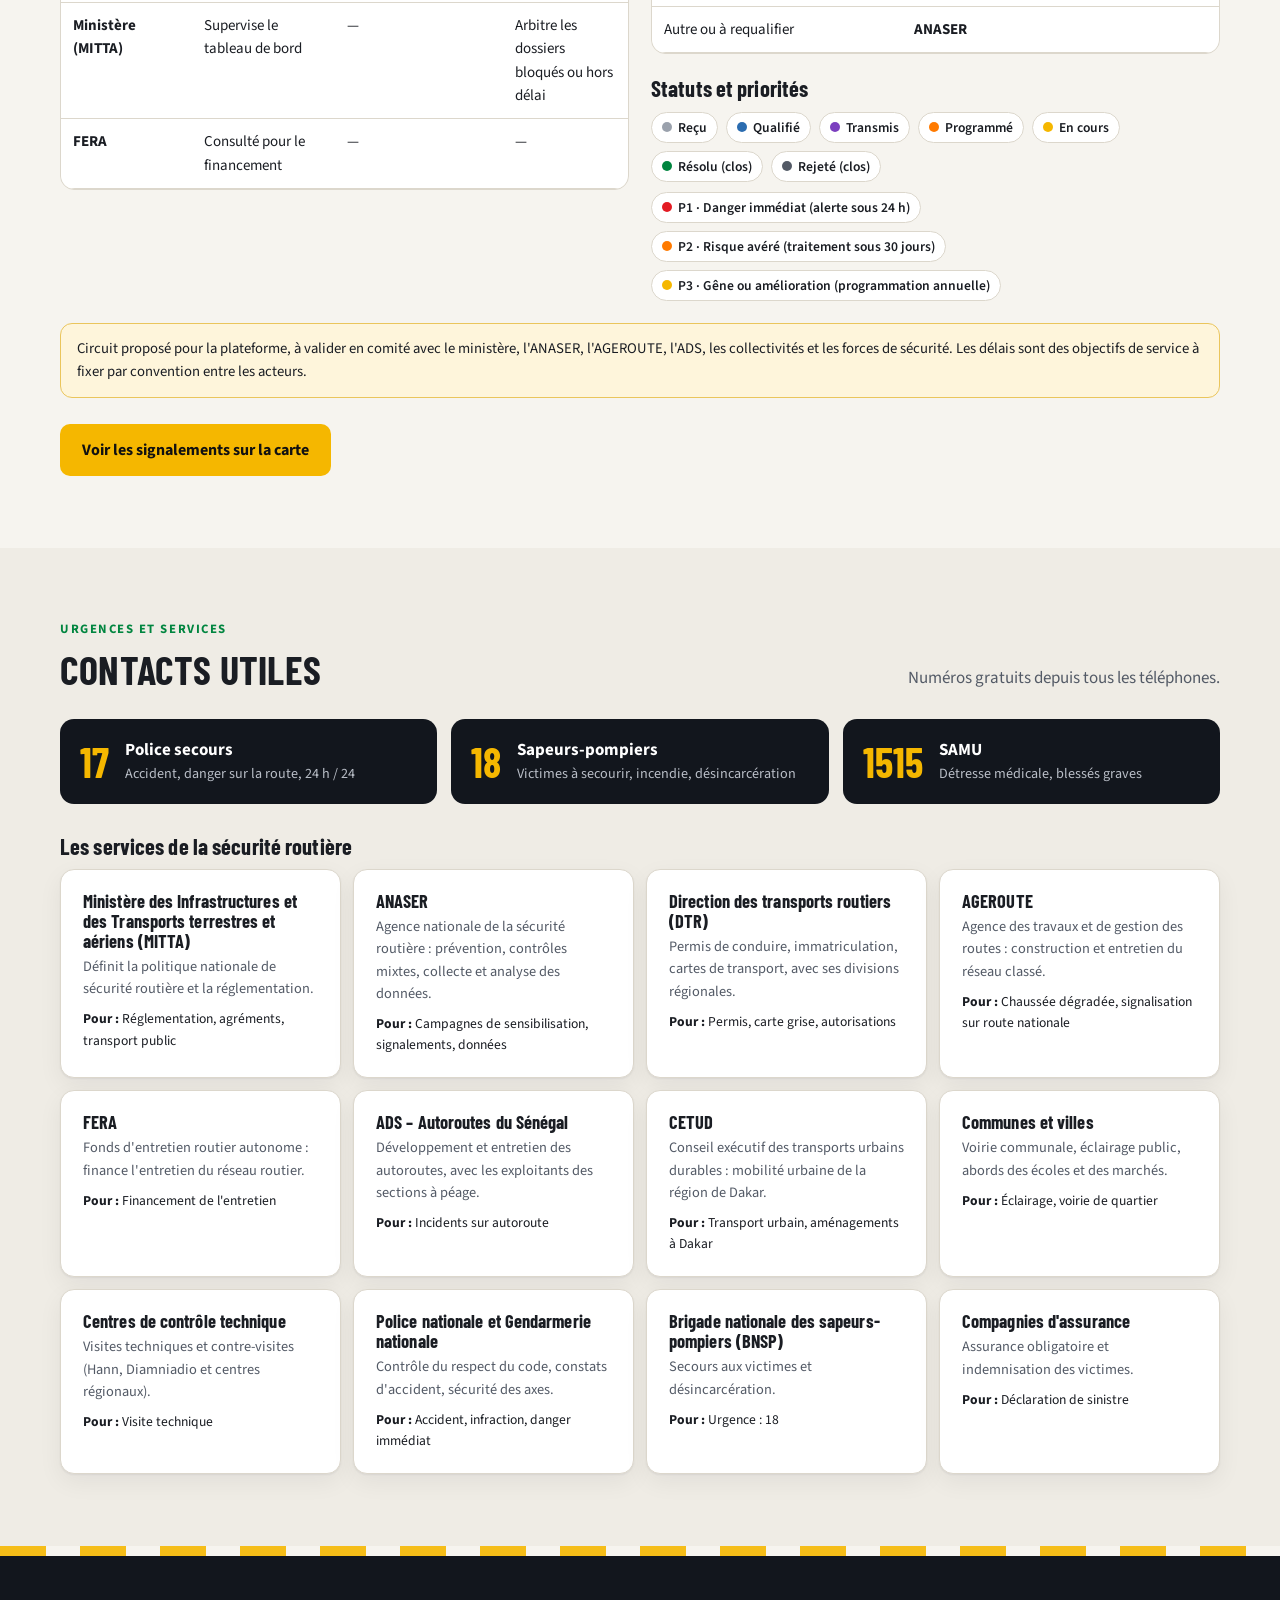
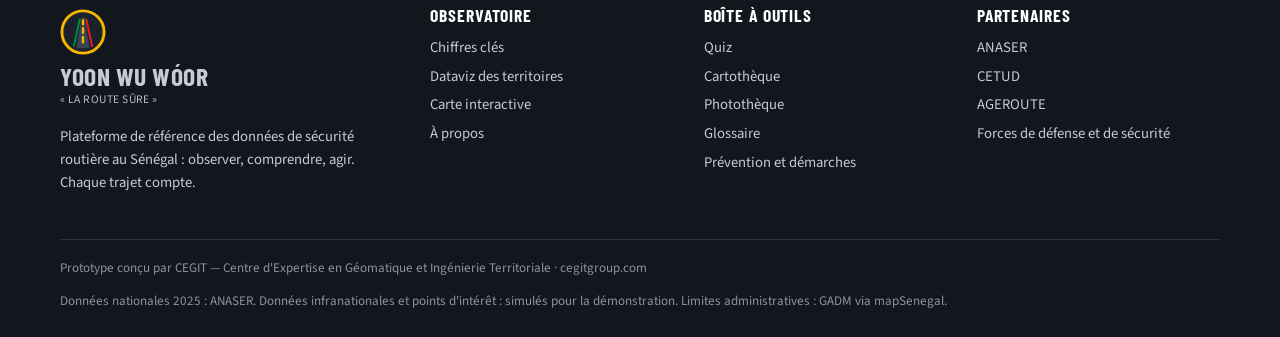
<file: demarches.html>
<!doctype html>
<html lang="fr">
<head>
<meta charset="utf-8"><meta name="viewport" content="width=device-width,initial-scale=1">
<title>Prévention et démarches — Yoon Wu Wóor</title>
<meta name="description" content="Bons gestes de sécurité routière, démarches administratives (permis, carte grise, visite technique, assurance), infractions et sanctions, circuit de traitement des signalements et contacts utiles.">
<link rel="icon" href="assets/img/favicon.svg">
<link rel="preconnect" href="https://fonts.googleapis.com"><link rel="preconnect" href="https://fonts.gstatic.com" crossorigin>
<link href="https://fonts.googleapis.com/css2?family=Barlow+Condensed:wght@600;700&family=Source+Sans+3:wght@400;600;700&display=swap" rel="stylesheet">
<link rel="stylesheet" href="assets/css/style.css">
<style>
.subnav{position:sticky;top:76px;z-index:900;background:var(--surface);border-bottom:1px solid var(--bord)}
.subnav .wrap{display:flex;gap:4px;overflow-x:auto;scrollbar-width:none}
.subnav a{flex:0 0 auto;font:700 .92rem var(--f-texte);text-decoration:none;padding:14px 12px;color:var(--texte-2);border-bottom:3px solid transparent}
.subnav a:hover,.subnav a.on{color:var(--texte);border-color:var(--jaune)}
section[id]{scroll-margin-top:140px}
.geste{display:flex;flex-direction:column;gap:10px}
.geste .ic{width:46px;height:46px;border-radius:12px;display:grid;place-items:center;font-size:1.5rem;background:var(--surface-2)}
.geste ul{margin:0;padding-left:18px;color:var(--texte-2);font-size:.95rem}
.geste ul li{margin-bottom:4px}
.geste .why{font-size:.85rem;border-top:1px dashed var(--bord);padding-top:10px;color:var(--texte)}
.geste .pubs{display:flex;gap:6px;flex-wrap:wrap}
.geste .pubs span{font:700 .72rem var(--f-texte);background:var(--surface-2);border:1px solid var(--bord);border-radius:99px;padding:2px 8px;color:var(--texte-2)}
.check{display:grid;gap:8px}
.check label{display:flex;gap:12px;align-items:flex-start;background:var(--surface);border:1px solid var(--bord);border-radius:12px;padding:12px 14px;cursor:pointer;font-weight:600}
.check input{width:20px;height:20px;accent-color:var(--vert);margin-top:2px;flex:0 0 20px}
.check label:has(input:checked){border-color:var(--vert);background:color-mix(in srgb,var(--vert) 8%,var(--surface))}
.check small{display:block;font-weight:400;color:var(--texte-2)}
.prog{height:10px;border-radius:99px;background:var(--surface-2);overflow:hidden;margin:6px 0 14px}
.prog i{display:block;height:100%;background:var(--vert);transition:width .25s}
details.dem{background:var(--surface);border:1px solid var(--bord);border-radius:var(--r);margin-bottom:12px;box-shadow:var(--ombre)}
details.dem summary{list-style:none;cursor:pointer;padding:18px 22px;display:flex;gap:14px;align-items:center}
details.dem summary::-webkit-details-marker{display:none}
details.dem summary .ic{flex:0 0 44px;height:44px;border-radius:12px;background:var(--asphalte);color:var(--jaune);display:grid;place-items:center;font-size:1.3rem}
details.dem summary h3{margin:0;font-size:1.3rem}
details.dem summary p{margin:2px 0 0;color:var(--texte-2);font-size:.92rem}
details.dem summary::after{content:"+";margin-left:auto;font:700 1.6rem var(--f-titre);color:var(--texte-2)}
details.dem[open] summary::after{content:"–"}
.dem-body{padding:0 22px 22px;display:grid;grid-template-columns:1.3fr 1fr;gap:22px}
.dem-body h4{font:700 .78rem var(--f-texte);letter-spacing:.1em;text-transform:uppercase;color:var(--vert);margin:0 0 8px}
.dem-body ol,.dem-body ul{margin:0 0 14px;padding-left:20px}
.dem-body li{margin-bottom:5px}
.where{background:var(--surface-2);border-radius:12px;padding:14px 16px;font-size:.93rem}
.where p{margin:0 0 6px}
@media (max-width:820px){.dem-body{grid-template-columns:1fr}}
.warn{background:color-mix(in srgb,var(--rouge) 9%,var(--surface));border:1px solid color-mix(in srgb,var(--rouge) 45%,var(--bord));border-radius:12px;padding:16px 18px}
.warn b{color:var(--rouge)}
table.inf{width:100%;border-collapse:collapse;font-size:.94rem;background:var(--surface);border-radius:var(--r);overflow:hidden}
table.inf th,table.inf td{padding:11px 12px;border-bottom:1px solid var(--bord);text-align:left;vertical-align:top}
table.inf th{font-size:.76rem;text-transform:uppercase;letter-spacing:.06em;color:var(--texte-2);background:var(--surface-2)}
table.inf td.tbd{color:var(--texte-2);font-style:italic;white-space:nowrap}
.tbl-wrap{overflow-x:auto;border:1px solid var(--bord);border-radius:var(--r)}
.reform{display:grid;grid-template-columns:repeat(3,1fr);gap:12px}
.reform div{background:var(--surface);border:1px solid var(--bord);border-radius:12px;padding:14px}
.reform b{display:block;font-family:var(--f-titre);font-size:1.25rem;margin-bottom:4px}
.reform span{font-size:.88rem;color:var(--texte-2)}
@media (max-width:820px){.reform{grid-template-columns:1fr}}
/* circuit */
.flow{display:grid;grid-template-columns:repeat(6,1fr);gap:10px;counter-reset:st}
.flow .st{background:var(--surface);border:1px solid var(--bord);border-radius:14px;padding:16px 14px;position:relative;display:flex;flex-direction:column;gap:8px}
.flow .st::before{counter-increment:st;content:counter(st);position:absolute;top:-14px;left:14px;width:28px;height:28px;border-radius:50%;background:var(--asphalte);color:var(--jaune);display:grid;place-items:center;font:700 1rem var(--f-titre)}
.flow .st h4{margin:8px 0 0;font-size:1.12rem}
.flow .who{font:700 .78rem var(--f-texte);padding:3px 9px;border-radius:99px;color:#fff;align-self:flex-start}
.flow .st p{margin:0;font-size:.86rem;color:var(--texte-2)}
.flow .dl{margin-top:auto;font-size:.78rem;font-weight:700;color:var(--texte);border-top:1px dashed var(--bord);padding-top:8px}
@media (max-width:1080px){.flow{grid-template-columns:repeat(3,1fr);row-gap:24px}}
@media (max-width:620px){.flow{grid-template-columns:1fr}}
.raci th:first-child,.raci td:first-child{font-weight:700}
.legend-row{display:flex;flex-wrap:wrap;gap:8px;margin-top:10px}
.legend-row span{display:inline-flex;align-items:center;gap:6px;font-size:.85rem;font-weight:600;background:var(--surface);border:1px solid var(--bord);border-radius:99px;padding:4px 10px}
.legend-row i{width:10px;height:10px;border-radius:50%}
.urg{display:grid;grid-template-columns:repeat(3,1fr);gap:14px}
.urg a{display:flex;align-items:center;gap:16px;text-decoration:none;background:var(--asphalte);color:#fff;border-radius:var(--r);padding:18px 20px}
.urg b{font:700 2.6rem var(--f-titre);color:var(--jaune);line-height:1}
.urg span{font-weight:700}.urg small{display:block;color:#b9bec7;font-weight:400}
@media (max-width:820px){.urg{grid-template-columns:1fr}}
.contacts{display:grid;grid-template-columns:repeat(auto-fill,minmax(260px,1fr));gap:12px}
.contacts .card h3{font-size:1.15rem;margin-bottom:4px}
.contacts .card p{font-size:.9rem}
.contacts .card .for{margin-top:8px;font-size:.85rem;color:var(--texte)}
</style>
</head>
<body>
<header class="page-head"><div class="wrap">
  <div class="crumbs"><a href="index.html">Accueil</a> › Prévention et démarches</div>
  <h1 style="font-size:clamp(2rem,4.5vw,3.2rem)">Prévention et démarches</h1>
  <p>Les bons gestes pour rouler en sécurité, les démarches administratives pas à pas, ce que prévoit la réglementation et à qui s'adresser.</p>
</div></header>
<nav class="subnav" aria-label="Sections de la page"><div class="wrap">
  <a href="#prevention">Bons gestes</a><a href="#trajet">Avant un long trajet</a><a href="#demarches">Démarches</a><a href="#sanctions">Infractions et sanctions</a><a href="#circuit">Traitement des signalements</a><a href="#contacts">Contacts utiles</a>
</div></nav>
<main>
  <!-- ============ BONS GESTES ============ -->
  <section class="sec" id="prevention">
    <div class="wrap">
      <div class="sec-head"><div><div class="eyebrow">Sensibilisation</div><h2 class="mb0">Les bons gestes</h2></div><p>Le non-respect des règles explique 30 % des accidents et environ 40 % des décès en 2025. Les gestes ci-dessous visent directement les principales causes relevées par l'ANASER.</p></div>
      <div class="filters" id="pub"></div>
      <div class="grid g3" id="gestes"></div>
    </div>
  </section>

  <!-- ============ AVANT UN LONG TRAJET ============ -->
  <section class="sec sec-alt" id="trajet">
    <div class="wrap grid g2" style="gap:36px;align-items:start">
      <div>
        <div class="eyebrow">Check-list</div>
        <h2>Avant un long trajet</h2>
        <p class="muted">Magal, Gamou, Tabaski, retours de vacances : les grands départs concentrent les accidents graves sur les corridors. Cochez chaque point avant de partir ; votre progression reste enregistrée sur cet appareil.</p>
        <div class="note">Décembre, août et octobre sont les mois les plus accidentogènes de 2025, et 37 % des accidents des grands axes ont lieu entre 18 h et minuit.</div>
        <div class="btns"><button class="btn btn-d" id="reset" type="button">Réinitialiser la liste</button><a class="btn" style="border-color:var(--bord)" href="carte.html?couche=zone">Voir les zones accidentogènes</a></div>
      </div>
      <div>
        <div style="display:flex;justify-content:space-between;font-weight:700"><span>Votre préparation</span><span id="pct">0 %</span></div>
        <div class="prog"><i id="bar" style="width:0"></i></div>
        <div class="check" id="check"></div>
      </div>
    </div>
  </section>

  <!-- ============ DÉMARCHES ============ -->
  <section class="sec" id="demarches">
    <div class="wrap">
      <div class="sec-head"><div><div class="eyebrow">Démarches</div><h2 class="mb0">Vos démarches pas à pas</h2></div><p>Procédures, pièces à fournir et services à contacter. Les pièces sont indicatives : vérifiez toujours la liste à jour auprès du service concerné avant de vous déplacer.</p></div>
      <div id="dem"></div>
    </div>
  </section>

  <!-- ============ INFRACTIONS ============ -->
  <section class="sec sec-alt" id="sanctions">
    <div class="wrap">
      <div class="sec-head"><div><div class="eyebrow">Réglementation</div><h2 class="mb0">Infractions et sanctions</h2></div><p>Le cadre en vigueur repose sur le Code de la route de 2002 (loi n° 2002-30 et décret n° 2004-13). Un nouveau Code de la route, voté en 2022, est en cours de mise en application.</p></div>
      <div class="warn" style="margin-bottom:20px"><b>Attention aux faux barèmes.</b> Une grille d'amendes souvent partagée sur les réseaux sociaux et reprise par certains sites (référence « arrêté n° 009/MEMEFPD/MIT/MSPC ») est un texte <b>togolais</b>, et non sénégalais (vérification d'Africa Check, mai 2025). L'observatoire publiera ici uniquement le barème officiel transmis par le ministère.</div>
      <h3>Ce qui change avec le nouveau Code de la route</h3>
      <div class="reform" style="margin-bottom:26px">
        <div><b>Permis à points</b><span>Chaque infraction retire des points ; le barème sera précisé par les textes d'application.</span></div>
        <div><b>Auto-école obligatoire</b><span>Fin des candidatures libres : la formation passe par un établissement agréé.</span></div>
        <div><b>Vidéo-verbalisation</b><span>Constat des infractions par caméras et radars.</span></div>
        <div><b>Paiement digital</b><span>Paiement des amendes par voie numérique.</span></div>
        <div><b>Visite technique renforcée</b><span>Extension des centres à tout le territoire et contrôle numérique, notamment pour les minicars.</span></div>
        <div><b>Récidive sanctionnée</b><span>Durcissement des sanctions pour les conducteurs récidivistes.</span></div>
      </div>
      <h3>Principales infractions contrôlées</h3>
      <div class="tbl-wrap"><table class="inf">
        <thead><tr><th>Infraction</th><th>Pourquoi c'est dangereux</th><th>Montant de l'amende</th></tr></thead>
        <tbody id="inf"></tbody>
      </table></div>
      <p class="muted" style="font-size:.85rem;margin-top:10px">Les montants seront renseignés à partir du barème officiel du ministère en charge des Transports terrestres. Les infractions les plus graves (conduite en état d'ivresse, délit de fuite, homicide ou blessures involontaires) relèvent du juge et peuvent entraîner la suspension ou l'annulation du permis.</p>
    </div>
  </section>

  <!-- ============ CIRCUIT ============ -->
  <section class="sec" id="circuit">
    <div class="wrap">
      <div class="sec-head"><div><div class="eyebrow">Participation citoyenne</div><h2 class="mb0">Comment un signalement est-il traité ?</h2></div><p>De la réception à la clôture, chaque signalement suit six étapes. Chaque acteur intervient à un moment précis, selon ses compétences.</p></div>
      <div class="flow" id="flow"></div>
      <div class="grid g2" style="margin-top:28px;gap:22px;align-items:start">
        <div>
          <h3>Qui fait quoi ?</h3>
          <div class="tbl-wrap"><table class="inf raci"><thead><tr><th>Acteur</th><th>Réceptionne / valide</th><th>Édite</th><th>Clôture</th></tr></thead><tbody id="raci"></tbody></table></div>
        </div>
        <div>
          <h3>Qui est compétent pour quel problème ?</h3>
          <div class="tbl-wrap"><table class="inf"><thead><tr><th>Problème signalé</th><th>Gestionnaire</th></tr></thead><tbody id="comp"></tbody></table></div>
          <h3 style="margin-top:22px">Statuts et priorités</h3>
          <div class="legend-row" id="stat"></div>
          <div class="legend-row" id="prio"></div>
        </div>
      </div>
      <div class="note" style="margin-top:22px">Circuit proposé pour la plateforme, à valider en comité avec le ministère, l'ANASER, l'AGEROUTE, l'ADS, les collectivités et les forces de sécurité. Les délais sont des objectifs de service à fixer par convention entre les acteurs.</div>
      <div class="btns"><a class="btn btn-j" href="carte.html?couche=signalements">Voir les signalements sur la carte</a></div>
    </div>
  </section>

  <!-- ============ CONTACTS ============ -->
  <section class="sec sec-alt" id="contacts">
    <div class="wrap">
      <div class="sec-head"><div><div class="eyebrow">Urgences et services</div><h2 class="mb0">Contacts utiles</h2></div><p>Numéros gratuits depuis tous les téléphones.</p></div>
      <div class="urg">
        <a href="tel:17"><b>17</b><span>Police secours<small>Accident, danger sur la route, 24 h / 24</small></span></a>
        <a href="tel:18"><b>18</b><span>Sapeurs-pompiers<small>Victimes à secourir, incendie, désincarcération</small></span></a>
        <a href="tel:1515"><b>1515</b><span>SAMU<small>Détresse médicale, blessés graves</small></span></a>
      </div>
      <h3 style="margin-top:30px">Les services de la sécurité routière</h3>
      <div class="contacts" id="ctc"></div>
    </div>
  </section>
</main>
<script src="assets/js/common.js"></script>
<script src="assets/js/circuit.js"></script>
<script>
YWW.mount('prev');
/* ---------- bons gestes ---------- */
const G=[
 ['🎓','Bien apprendre à conduire',['Conducteurs'],['Formez-vous dans une auto-école agréée : le nouveau Code de la route la rend obligatoire.','Prenez le temps des leçons de conduite, y compris de nuit et sur route nationale.','Pour un permis professionnel (C, D, E), suivez une formation spécifique aux poids lourds ou au transport de voyageurs.'],"Un conducteur mal formé maîtrise moins bien son véhicule : le défaut de maîtrise est la deuxième cause d'accident (25 %)."],
 ['🔒','La ceinture, à chaque trajet',['Conducteurs','Passagers','Parents'],['Attachez-vous à l\'avant comme à l\'arrière, même pour un court trajet en ville.','Vérifiez que tous les passagers sont attachés avant de démarrer.','Une ceinture qui ne fonctionne pas doit être réparée : c\'est un point de contrôle.'],"En cas de choc, la ceinture évite l'éjection et réduit fortement le risque de décès."],
 ['⛑','Le casque attaché, conducteur et passager',['Motards'],['Portez un casque homologué, sangle attachée et serrée.','Le passager de la moto ou du « Jakarta » doit aussi être casqué.','Remplacez le casque après une chute, même sans dégât visible.'],"En ville, les collisions entre cyclomoteurs représentent 34 % des tués : la tête est la zone la plus exposée."],
 ['🛞','Des pneumatiques en bon état',['Conducteurs','Transporteurs'],['Contrôlez la pression à froid au moins une fois par mois et avant un long trajet, roue de secours comprise.','Remplacez les pneus dès que les témoins d\'usure apparaissent, en cas d\'entaille, de hernie ou de déformation.','Évitez les pneus d\'occasion d\'origine inconnue et les pneus trop anciens, même peu usés : la gomme durcit avec le temps et la chaleur.','Changez les pneus par paire sur un même essieu.'],"Un pneu lisse ou sous-gonflé allonge le freinage et peut éclater à vitesse élevée, ce qui provoque des sorties de route et des tonneaux."],
 ['⚖','Respecter la charge du véhicule',['Transporteurs','Conducteurs'],['Ne dépassez jamais le nombre de places assises inscrit sur la carte grise.','Respectez le poids total autorisé et répartissez la charge ; arrimez les bagages sur le toit et ne surchargez pas le porte-bagages.','Ne mélangez pas transport de marchandises et de passagers sans autorisation.','Passagers : refusez de monter dans un véhicule déjà plein et signalez-le.'],"La surcharge allonge le freinage, déséquilibre le véhicule et multiplie le nombre de victimes en cas d'accident."],
 ['🚦','Adapter sa vitesse',['Conducteurs','Motards','Transporteurs'],['Respectez les limitations, et roulez moins vite de nuit, sous la pluie ou dans le sable.','Ralentissez dans les traversées de villages, près des écoles et des marchés.','Gardez une distance de sécurité d\'au moins deux secondes avec le véhicule qui précède.'],"L'excès de vitesse est en cause dans 20 % des accidents, et la gravité d'un choc augmente très vite avec la vitesse."],
 ['🍺','Zéro alcool, zéro drogue',['Conducteurs','Motards','Transporteurs'],['Ne prenez pas le volant après avoir bu ou consommé des stupéfiants.','Désignez un conducteur sobre ou prenez un transport.','Attention à certains médicaments qui provoquent la somnolence.'],"L'alcool et les drogues ralentissent les réflexes et faussent l'appréciation des distances et des vitesses."],
 ['📵','Le téléphone attendra',['Conducteurs','Motards'],['Ne téléphonez pas et n\'écrivez pas de message en conduisant.','Arrêtez-vous dans un endroit sûr pour appeler.','Préparez votre itinéraire avant de démarrer.'],"Quelques secondes le regard sur l'écran, c'est plusieurs dizaines de mètres parcourus à l'aveugle."],
 ['😴','Prévenir la fatigue',['Conducteurs','Transporteurs'],['Dormez suffisamment avant un long trajet.','Faites une pause au moins toutes les deux heures.','Chauffeurs professionnels : respectez les temps de conduite et de repos.'],"La fatigue est une cause majeure des accidents de nuit sur les corridors."],
 ['🔧','Entretenir son véhicule',['Conducteurs','Transporteurs'],['Faites contrôler régulièrement freins, direction, suspensions et éclairage.','Passez la visite technique dans les délais et réalisez la contre-visite si l\'avis est défavorable.','Gardez à bord le triangle de présignalisation, la trousse de secours et l\'extincteur.'],"La défaillance mécanique est directement en cause dans 4 % des accidents, mais elle aggrave souvent les autres causes."],
 ['🔦','Voir et être vu',['Piétons','Motards','Conducteurs'],['Allumez vos feux dès la tombée du jour et vérifiez qu\'ils fonctionnent tous.','Piétons et cyclistes : portez des vêtements clairs ou un gilet réfléchissant la nuit.','Charrettes : équipez-les de réflecteurs et d\'un éclairage.'],"Sur les grands axes, 42 % des accidents ont lieu entre 18 h et 6 h, souvent sur des voies peu ou pas éclairées."],
 ['🚶','Piétons : traverser en sécurité',['Piétons','Parents'],['Traversez sur les passages piétons et aux feux, jamais entre deux véhicules arrêtés.','Regardez à gauche, à droite, puis encore à gauche.','Tenez les jeunes enfants par la main près de la route.'],"Les piétons représentent 4 % des accidents en ville mais 17 % des tués."],
 ['👶','Transporter les enfants',['Parents','Passagers'],['Installez les enfants à l\'arrière, attachés ou dans un siège adapté à leur taille.','Ne transportez pas d\'enfant sur une moto sans casque adapté.','Ne laissez jamais un enfant seul dans un véhicule.'],"Un enfant non attaché est projeté même à faible vitesse."]
];
const PUBS=['Tous','Conducteurs','Motards','Transporteurs','Piétons','Passagers','Parents'];
const pub=document.getElementById('pub');pub.innerHTML=PUBS.map((p,i)=>`<button class="chip" aria-pressed="${i===0}" data-p="${p}">${p}</button>`).join('');
const renderG=p=>document.getElementById('gestes').innerHTML=G.filter(g=>p==='Tous'||g[2].includes(p)).map(g=>`<article class="card geste"><div class="ic" aria-hidden="true">${g[0]}</div><h3 class="mb0">${g[1]}</h3><div class="pubs">${g[2].map(x=>`<span>${x}</span>`).join('')}</div><ul>${g[3].map(x=>`<li>${x}</li>`).join('')}</ul><p class="why mb0"><b>Pourquoi ?</b> ${g[4]}</p></article>`).join('');
pub.querySelectorAll('.chip').forEach(b=>b.addEventListener('click',()=>{pub.querySelectorAll('.chip').forEach(x=>x.setAttribute('aria-pressed',x===b));renderG(b.dataset.p)}));renderG('Tous');

/* ---------- check-list ---------- */
const CK=[['Pneumatiques','Pression vérifiée à froid, roue de secours comprise, pas d\'usure ni d\'entaille'],['Freins et direction','Pas de bruit anormal, pédale ferme, pas de jeu dans le volant'],['Feux et clignotants','Tous les feux fonctionnent, phares propres et bien réglés'],['Niveaux','Huile, liquide de refroidissement, liquide de frein, lave-glace'],['Charge','Nombre de places respecté, bagages arrimés, porte-bagages non surchargé'],['Papiers à bord','Permis, carte grise, attestation d\'assurance, visite technique à jour'],['Équipements de sécurité','Triangle, gilet, trousse de secours, extincteur'],['Conducteur reposé','Bonne nuit de sommeil, pauses prévues toutes les deux heures, aucun alcool'],['Itinéraire préparé','Départ de jour si possible, points de pause repérés, zones accidentogènes consultées'],['Ceintures et casques','Chaque passager a une place et une ceinture ; casques pour les deux-roues']];
const KEY='yww-checklist';let st=[];try{st=JSON.parse(localStorage.getItem(KEY)||'[]')}catch(e){}
const ck=document.getElementById('check');
function renderC(){ck.innerHTML=CK.map((c,i)=>`<label><input type="checkbox" data-i="${i}" ${st[i]?'checked':''}><span>${c[0]}<small>${c[1]}</small></span></label>`).join('');
  const n=st.filter(Boolean).length,p=Math.round(n/CK.length*100);document.getElementById('pct').textContent=p+' %';document.getElementById('bar').style.width=p+'%';
  ck.querySelectorAll('input').forEach(i=>i.addEventListener('change',()=>{st[+i.dataset.i]=i.checked;try{localStorage.setItem(KEY,JSON.stringify(st))}catch(e){}renderC()}));}
document.getElementById('reset').addEventListener('click',()=>{st=[];try{localStorage.removeItem(KEY)}catch(e){}renderC()});renderC();

/* ---------- démarches ---------- */
const DM=[
 ['🪪','Obtenir le permis de conduire','Inscription, formation, examens et délivrance',
  ['S\'inscrire dans une auto-école agréée, qui constitue et dépose le dossier.','Passer la visite médicale d\'aptitude auprès d\'un médecin ou d\'un centre agréé.','Suivre la formation théorique, puis passer l\'examen du code de la route (questionnaire).','Suivre les leçons de conduite, puis passer l\'examen pratique avec un inspecteur.','Recevoir le permis provisoire, puis retirer le permis définitif sécurisé.'],
  ['Pièce d\'identité (copie)','Certificat de résidence','Photos d\'identité','Certificat médical d\'aptitude','Formulaire de demande et timbres fiscaux'],
  'Auto-école agréée, centre d\'examen du permis de conduire, Direction des transports routiers (DTR) et ses services régionaux.',
  'Catégories : A1 et A (motos), B (véhicules légers), C1 et C (poids lourds), D (transport de personnes), E (remorques), F (véhicules adaptés). Chaque catégorie a son âge minimal.'],
 ['🔁','Renouveler ou remplacer un permis','Perte, vol, détérioration, permis expiré',
  ['En cas de perte ou de vol, faire une déclaration au commissariat ou à la brigade de gendarmerie.','Constituer le dossier de remplacement ou de renouvellement.','Déposer le dossier auprès du service des permis de conduire et payer les droits.','Suivre le dossier puis retirer le nouveau permis.'],
  ['Pièce d\'identité','Ancien permis ou déclaration de perte','Justificatif du groupe sanguin','Certificat médical récent pour un permis expiré ou professionnel','Timbre fiscal'],
  'Direction des transports routiers (DTR) – service des permis de conduire ; divisions régionales des transports.',
  'Le permis sécurisé comporte une puce et le groupe sanguin du titulaire. Le suivi du dossier peut se faire en ligne.'],
 ['📄','Immatriculer un véhicule ou changer de propriétaire','Carte grise, mutation, véhicule importé',
  ['Véhicule d\'occasion déjà immatriculé : faire légaliser l\'acte de vente, puis demander la mutation de la carte grise.','Véhicule importé : dédouanement au port, contrôle du numéro de châssis par la police, puis demande de carte grise.','Payer les droits d\'enregistrement et la taxe de la carte grise.','Faire poser les plaques d\'immatriculation, souscrire l\'assurance et passer la visite technique.'],
  ['Pièce d\'identité de l\'acheteur','Acte de vente légalisé et ancienne carte grise barrée « vendu »','Certificat de mise en circulation (véhicule importé)','Attestation d\'assurance','Certificat de non-gage si le véhicule vient d\'une autre région'],
  'Direction des transports routiers (DTR) et divisions régionales des transports ; Douanes pour les véhicules importés.',
  'Les véhicules importés sont soumis à une limite d\'âge. Renseignez-vous avant tout achat à l\'étranger.'],
 ['🔍','Passer la visite technique','Contrôle obligatoire et périodique',
  ['Prendre rendez-vous ou se présenter au centre de contrôle technique.','Présenter le véhicule et les documents.','Le contrôleur vérifie notamment freins, direction, pneumatiques, éclairage, émissions et, pour les transports en commun, le nombre de places et les porte-bagages.','Avis favorable : le certificat de visite est délivré. Avis défavorable : réparer, puis repasser en contre-visite.'],
  ['Carte grise','Attestation d\'assurance','Dernier certificat de visite technique'],
  'Centre de contrôle technique de Hann (Dakar), centre de Diamniadio et centres régionaux.',
  'La visite est périodique pour les véhicules de transport public et privé. Les minicars de 12 à 19 places sont contrôlés tous les six mois. Rouler sans visite technique valide est une infraction.'],
 ['🛡','Assurer son véhicule','Responsabilité civile obligatoire',
  ['Souscrire au minimum une assurance responsabilité civile auprès d\'une compagnie agréée.','Garder l\'attestation d\'assurance à bord.','Renouveler le contrat avant son échéance.'],
  ['Carte grise','Pièce d\'identité','Permis de conduire'],
  'Compagnies d\'assurance agréées (régime du Code CIMA) ; Direction des assurances pour les réclamations.',
  'Rouler sans assurance est une infraction. En cas d\'accident, le conducteur non assuré doit indemniser lui-même les victimes.'],
 ['🚑','Après un accident : que faire ?','Protéger, alerter, secourir, déclarer',
  ['Protéger : allumer les feux de détresse, mettre le gilet, poser le triangle, faire sortir les passagers côté accotement.','Alerter : appeler le 18 (pompiers) ou le 1515 (SAMU) s\'il y a des blessés, et le 17 (police).','Secourir : ne pas déplacer un blessé sauf danger immédiat (incendie, sur-accident) ; le couvrir et lui parler.','Constater : remplir un constat amiable s\'il n\'y a que des dégâts matériels ; sinon, les forces de l\'ordre établissent un procès-verbal.','Déclarer : prévenir votre assureur le plus vite possible, dans le délai prévu par votre contrat.'],
  ['Permis, carte grise, attestation d\'assurance','Constat amiable signé','Coordonnées des témoins','Photos des lieux et des véhicules'],
  'Police (en agglomération) ou Gendarmerie (en rase campagne) pour le constat ; votre assureur pour la déclaration.',
  'Quitter les lieux d\'un accident sans s\'arrêter (délit de fuite) est une infraction grave.'],
 ['💳','Payer ou contester une amende','Contraventions et nouveaux moyens de paiement',
  ['Vérifier l\'infraction, le lieu et le montant sur l\'avis remis par l\'agent ou reçu après un contrôle automatique.','Payer selon les modalités indiquées. Le paiement digital est en cours de déploiement avec le nouveau Code de la route.','Pour contester, adresser une réclamation motivée dans les délais indiqués sur l\'avis.'],
  ['Avis de contravention','Pièce d\'identité','Justificatifs utiles à une contestation'],
  'Service indiqué sur l\'avis de contravention ; Trésor public.',
  'Exigez toujours un justificatif de paiement. Méfiez-vous des barèmes non officiels qui circulent sur les réseaux sociaux.'],
 ['🚌','Exercer une activité de transport ou d\'auto-école','Agréments et autorisations',
  ['Constituer un dossier de demande d\'agrément (auto-école) ou d\'autorisation de transport public.','Justifier des véhicules, des moniteurs ou des chauffeurs qualifiés, et des locaux.','Faire contrôler les véhicules et obtenir les cartes de transport.'],
  ['Statuts ou registre de commerce','Justificatifs de qualification','Cartes grises, assurances, visites techniques'],
  'Ministère des Infrastructures et des Transports terrestres et aériens (MITTA) – Direction des transports routiers ; CETUD pour le transport urbain à Dakar.',
  'Les auto-écoles et les transporteurs sont des relais essentiels de la prévention : l\'observatoire peut leur fournir les supports de sensibilisation.']
];
document.getElementById('dem').innerHTML=DM.map((d,i)=>`<details class="dem"${i===0?' open':''}><summary><span class="ic" aria-hidden="true">${d[0]}</span><span><h3>${d[1]}</h3><p>${d[2]}</p></span></summary>
  <div class="dem-body"><div><h4>Étapes</h4><ol>${d[3].map(x=>`<li>${x}</li>`).join('')}</ol><h4>Pièces habituellement demandées</h4><ul>${d[4].map(x=>`<li>${x}</li>`).join('')}</ul></div>
  <div><div class="where"><h4>Où s'adresser</h4><p>${d[5]}</p></div><div class="note" style="margin-top:12px;font-size:.9rem"><b>Bon à savoir :</b> ${d[6]}</div></div></div></details>`).join('');

/* ---------- infractions ---------- */
const INF=[['Excès de vitesse','Allonge le freinage, aggrave fortement les chocs ; en cause dans 20 % des accidents.'],['Non-port de la ceinture','Risque d\'éjection et de blessures mortelles même à faible vitesse.'],['Non-port du casque (deux-roues)','Traumatisme crânien, première cause de décès des motards.'],['Téléphone tenu en main en conduisant','Détourne l\'attention et le regard de la route.'],['Surcharge de passagers ou de marchandises','Freinage allongé, risque de renversement, victimes plus nombreuses.'],['Refus de priorité, non-respect d\'un feu ou d\'un stop','Collisions aux carrefours, souvent avec des usagers vulnérables.'],['Dépassement dangereux','Collisions frontales parmi les plus meurtrières.'],['Défaut de visite technique','Véhicule potentiellement défaillant (freins, pneus, éclairage).'],['Défaut d\'assurance','Les victimes risquent de ne pas être indemnisées.'],['Feux absents ou défectueux','Véhicule invisible la nuit ; 42 % des accidents des grands axes ont lieu entre 18 h et 6 h.'],['Stationnement dangereux ou sans présignalisation','Obstacle invisible, sur-accidents sur les grands axes.']];
document.getElementById('inf').innerHTML=INF.map(r=>`<tr><td><b>${r[0]}</b></td><td>${r[1]}</td><td class="tbd">Barème officiel à intégrer</td></tr>`).join('');

/* ---------- circuit ---------- */
const C=YCircuit;
const WHO_COL=['#535a66','#e31b23','#e31b23','#00853f','#00853f','#e31b23'];
const WHO_SHORT=['Plateforme','ANASER','ANASER','Gestionnaire','Gestionnaire','ANASER'];
document.getElementById('flow').innerHTML=C.ETAPES.map((e,i)=>`<div class="st"><h4>${e.nom}</h4><span class="who" style="background:${WHO_COL[i]}">${WHO_SHORT[i]}</span><p><b style="color:var(--texte)">${e.qui}</b></p><p>${e.role}</p><div class="dl">⏱ ${e.delai}</div></div>`).join('');
document.getElementById('raci').innerHTML=C.RACI.map(r=>`<tr>${r.map(c=>`<td>${c}</td>`).join('')}</tr>`).join('');
const COMP=[['Chaussée dégradée, signalisation, feu tricolore sur une route nationale ou classée','AGEROUTE (entretien financé par le FERA)'],['Même problème sur une autoroute à péage','ADS – Autoroutes du Sénégal et l\'exploitant de la section'],['Même problème sur une voirie communale','Commune ou ville'],['Route mal éclairée','Commune (avec l\'ANER pour les lampadaires solaires) ; ADS sur autoroute'],['Traversée piétonne dangereuse','Gestionnaire de la voie, avec la commune et le CETUD à Dakar'],['Obstacle, sable, animaux en divagation','Gestionnaire de la voie ; Police ou Gendarmerie pour la mise en sécurité'],['Vitesse excessive récurrente','Police nationale (agglomération) ou Gendarmerie (rase campagne), avec les contrôles de l\'ANASER'],['Autre ou à requalifier','ANASER']];
document.getElementById('comp').innerHTML=COMP.map(r=>`<tr><td>${r[0]}</td><td><b>${r[1]}</b></td></tr>`).join('');
document.getElementById('stat').innerHTML=Object.entries(C.STATUTS).map(([k,v])=>`<span><i style="background:${v.col}"></i>${k}${v.ouvert?'':' (clos)'}</span>`).join('');
document.getElementById('prio').innerHTML=Object.entries(C.PRIORITES).map(([k,v])=>`<span><i style="background:${v[1]}"></i>${v[0]}</span>`).join('');

/* ---------- contacts ---------- */
const CT=[['Ministère des Infrastructures et des Transports terrestres et aériens (MITTA)','Définit la politique nationale de sécurité routière et la réglementation.','Réglementation, agréments, transport public'],
 ['ANASER','Agence nationale de la sécurité routière : prévention, contrôles mixtes, collecte et analyse des données.','Campagnes de sensibilisation, signalements, données'],
 ['Direction des transports routiers (DTR)','Permis de conduire, immatriculation, cartes de transport, avec ses divisions régionales.','Permis, carte grise, autorisations'],
 ['AGEROUTE','Agence des travaux et de gestion des routes : construction et entretien du réseau classé.','Chaussée dégradée, signalisation sur route nationale'],
 ['FERA','Fonds d\'entretien routier autonome : finance l\'entretien du réseau routier.','Financement de l\'entretien'],
 ['ADS – Autoroutes du Sénégal','Développement et entretien des autoroutes, avec les exploitants des sections à péage.','Incidents sur autoroute'],
 ['CETUD','Conseil exécutif des transports urbains durables : mobilité urbaine de la région de Dakar.','Transport urbain, aménagements à Dakar'],
 ['Communes et villes','Voirie communale, éclairage public, abords des écoles et des marchés.','Éclairage, voirie de quartier'],
 ['Centres de contrôle technique','Visites techniques et contre-visites (Hann, Diamniadio et centres régionaux).','Visite technique'],
 ['Police nationale et Gendarmerie nationale','Contrôle du respect du code, constats d\'accident, sécurité des axes.','Accident, infraction, danger immédiat'],
 ['Brigade nationale des sapeurs-pompiers (BNSP)','Secours aux victimes et désincarcération.','Urgence : 18'],
 ['Compagnies d\'assurance','Assurance obligatoire et indemnisation des victimes.','Déclaration de sinistre']];
document.getElementById('ctc').innerHTML=CT.map(c=>`<div class="card"><h3>${c[0]}</h3><p>${c[1]}</p><div class="for"><b>Pour :</b> ${c[2]}</div></div>`).join('');

/* ---------- sous-menu actif ---------- */
const links=[...document.querySelectorAll('.subnav a')];
const obs=new IntersectionObserver(es=>es.forEach(e=>{if(e.isIntersecting)links.forEach(a=>a.classList.toggle('on',a.getAttribute('href')==='#'+e.target.id))}),{rootMargin:'-45% 0px -50% 0px'});
document.querySelectorAll('main section[id]').forEach(s=>obs.observe(s));
</script>
</body>
</html>
</file>
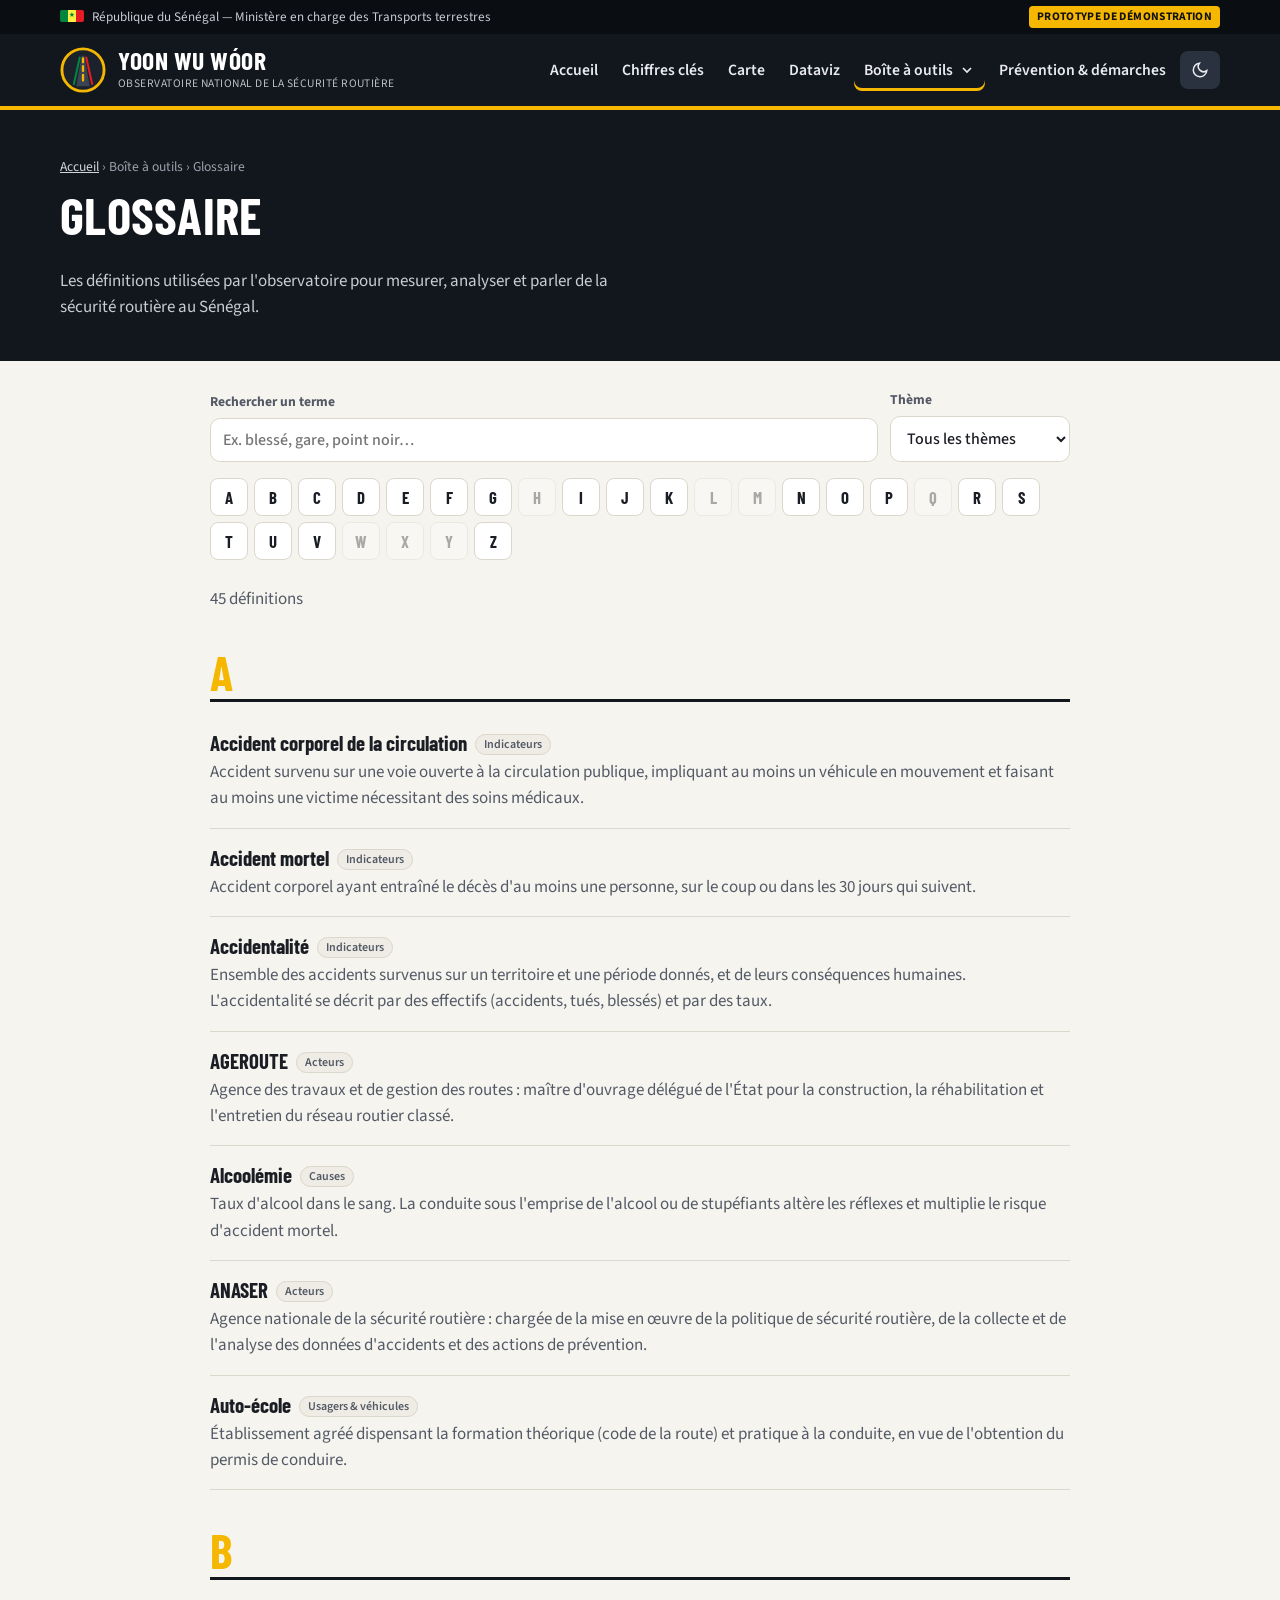
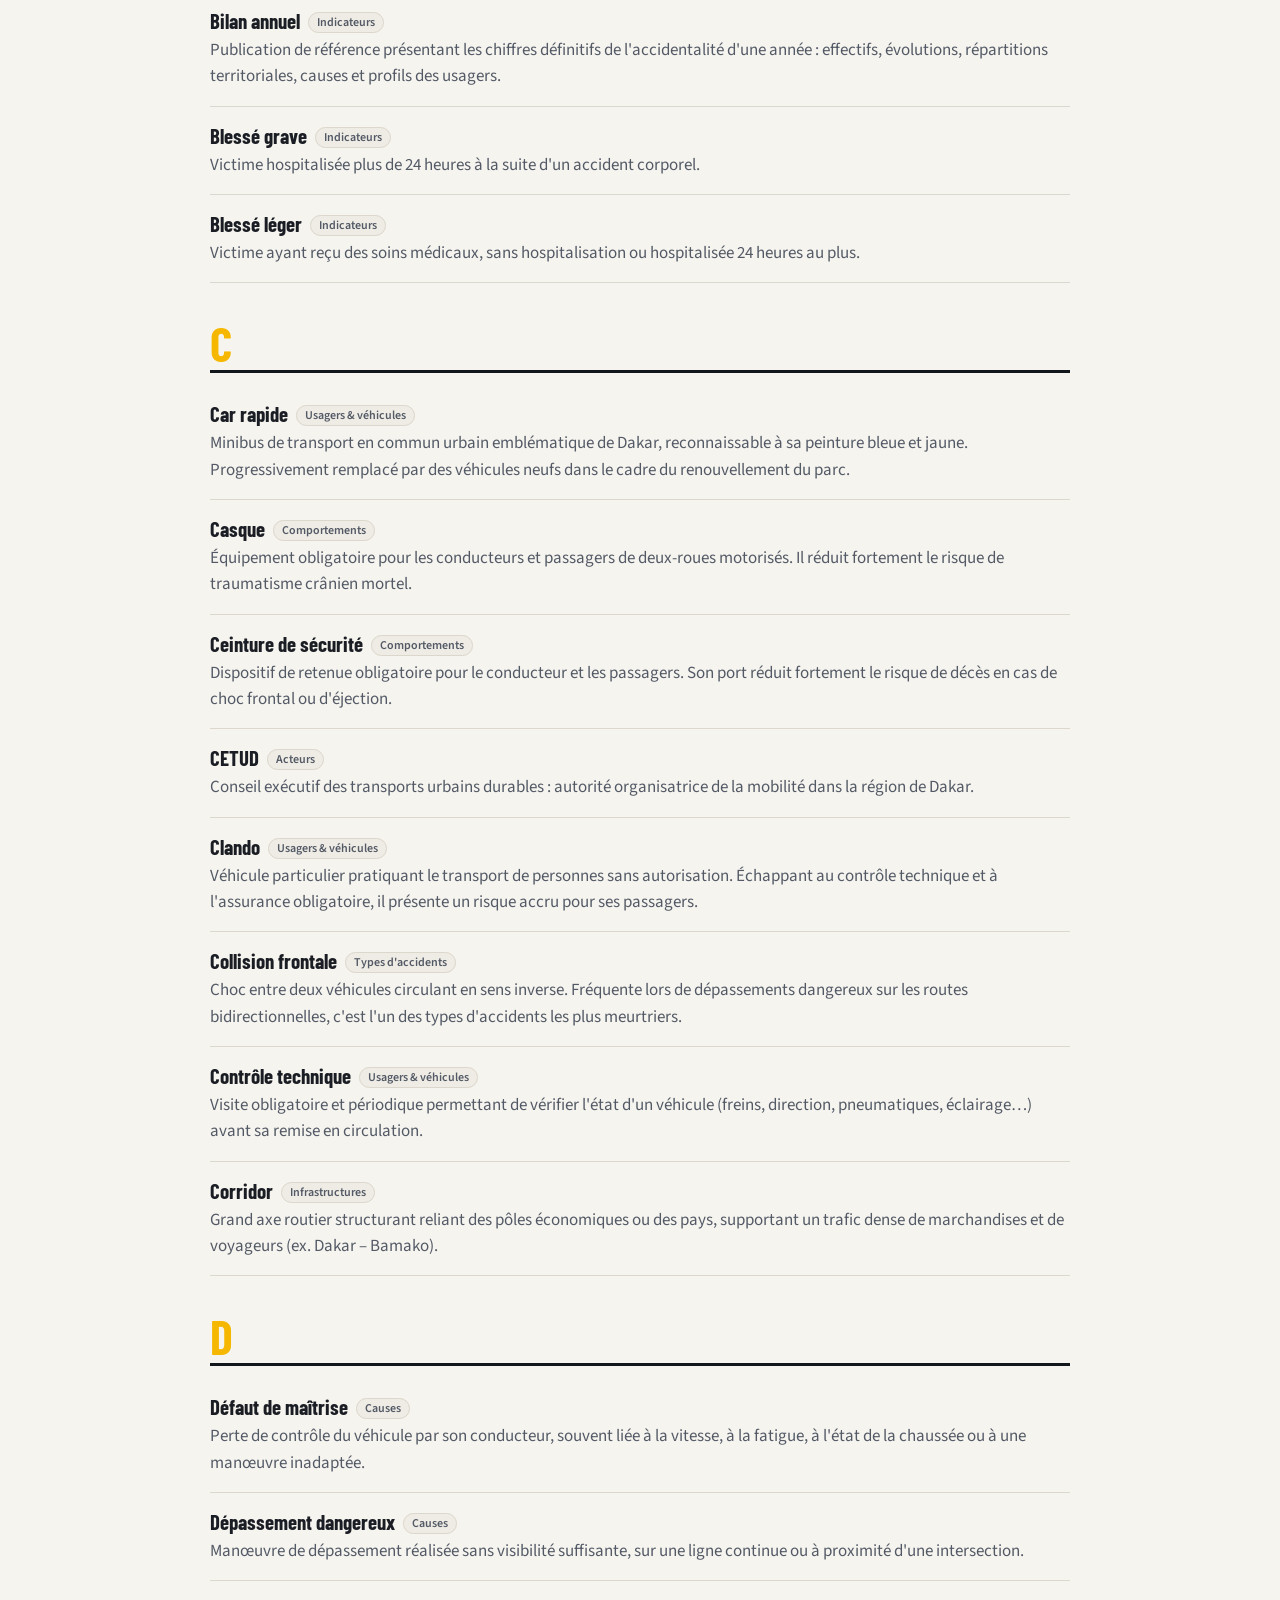
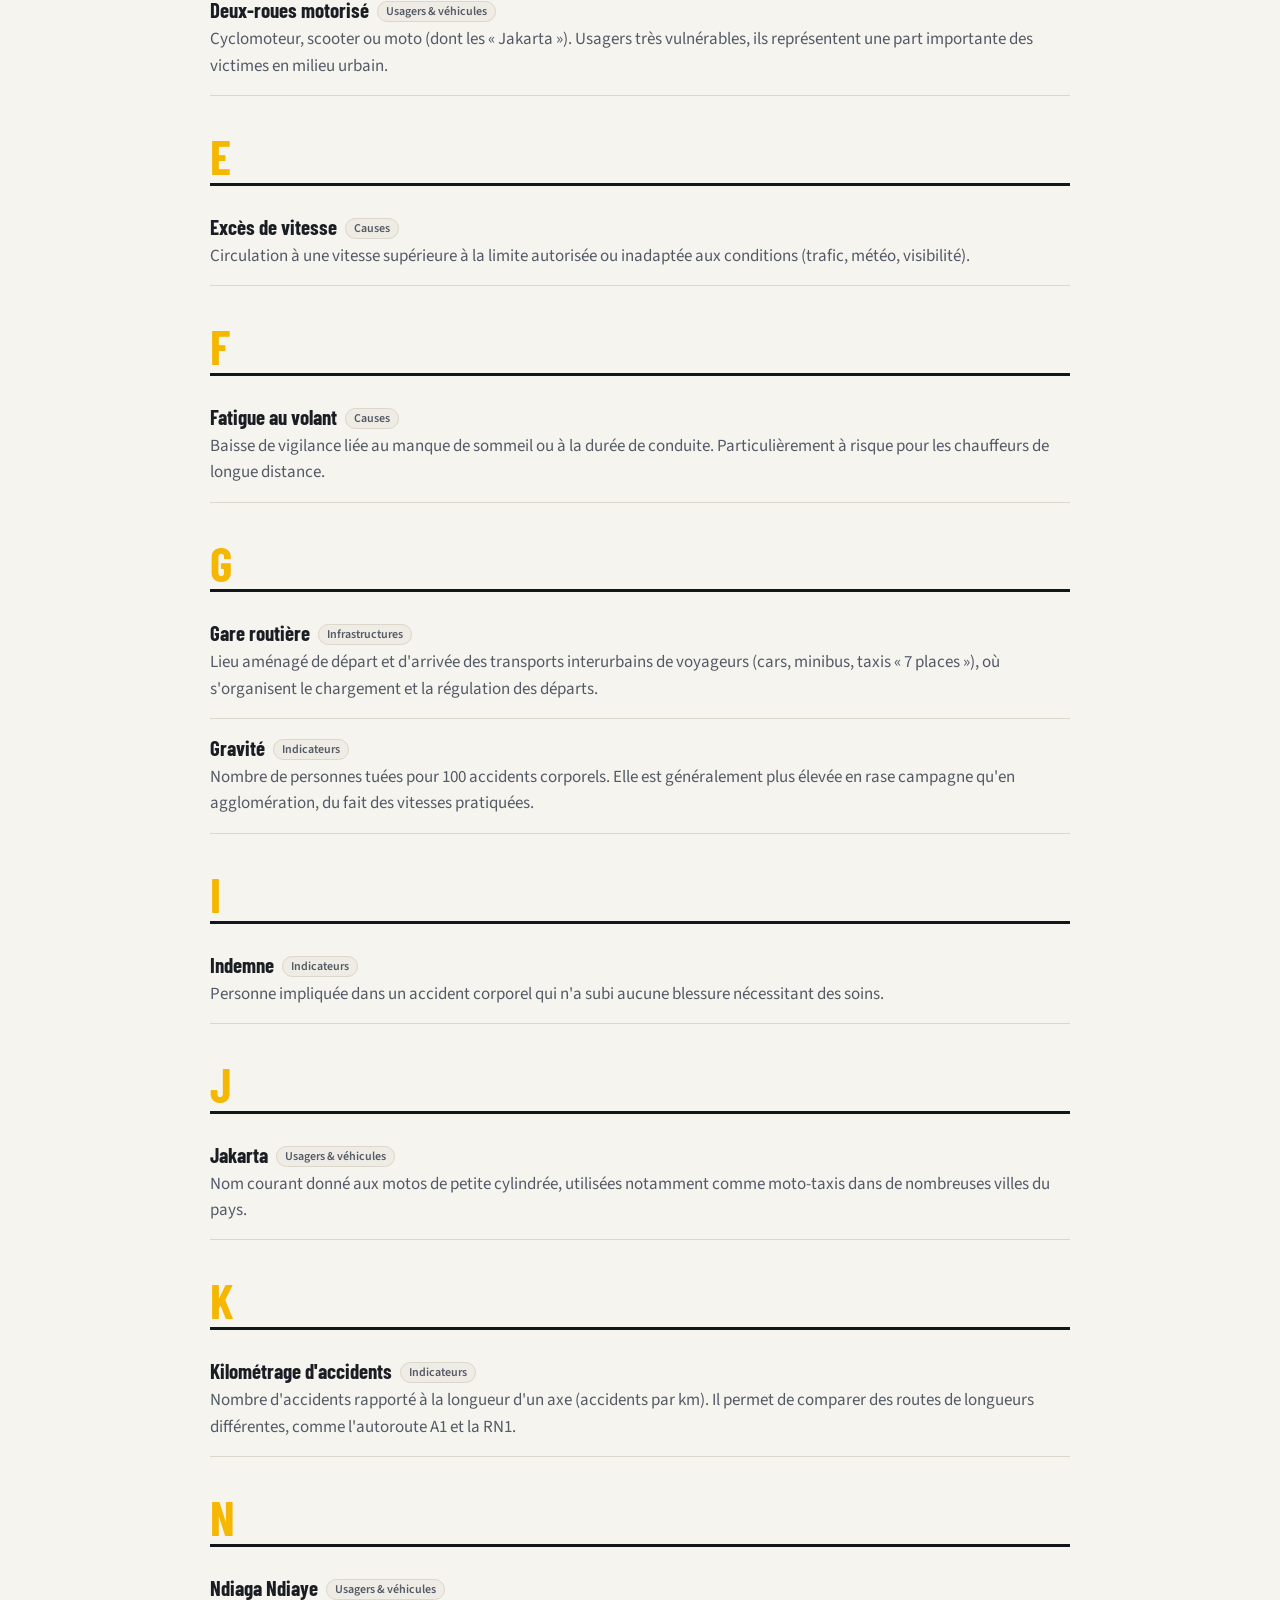
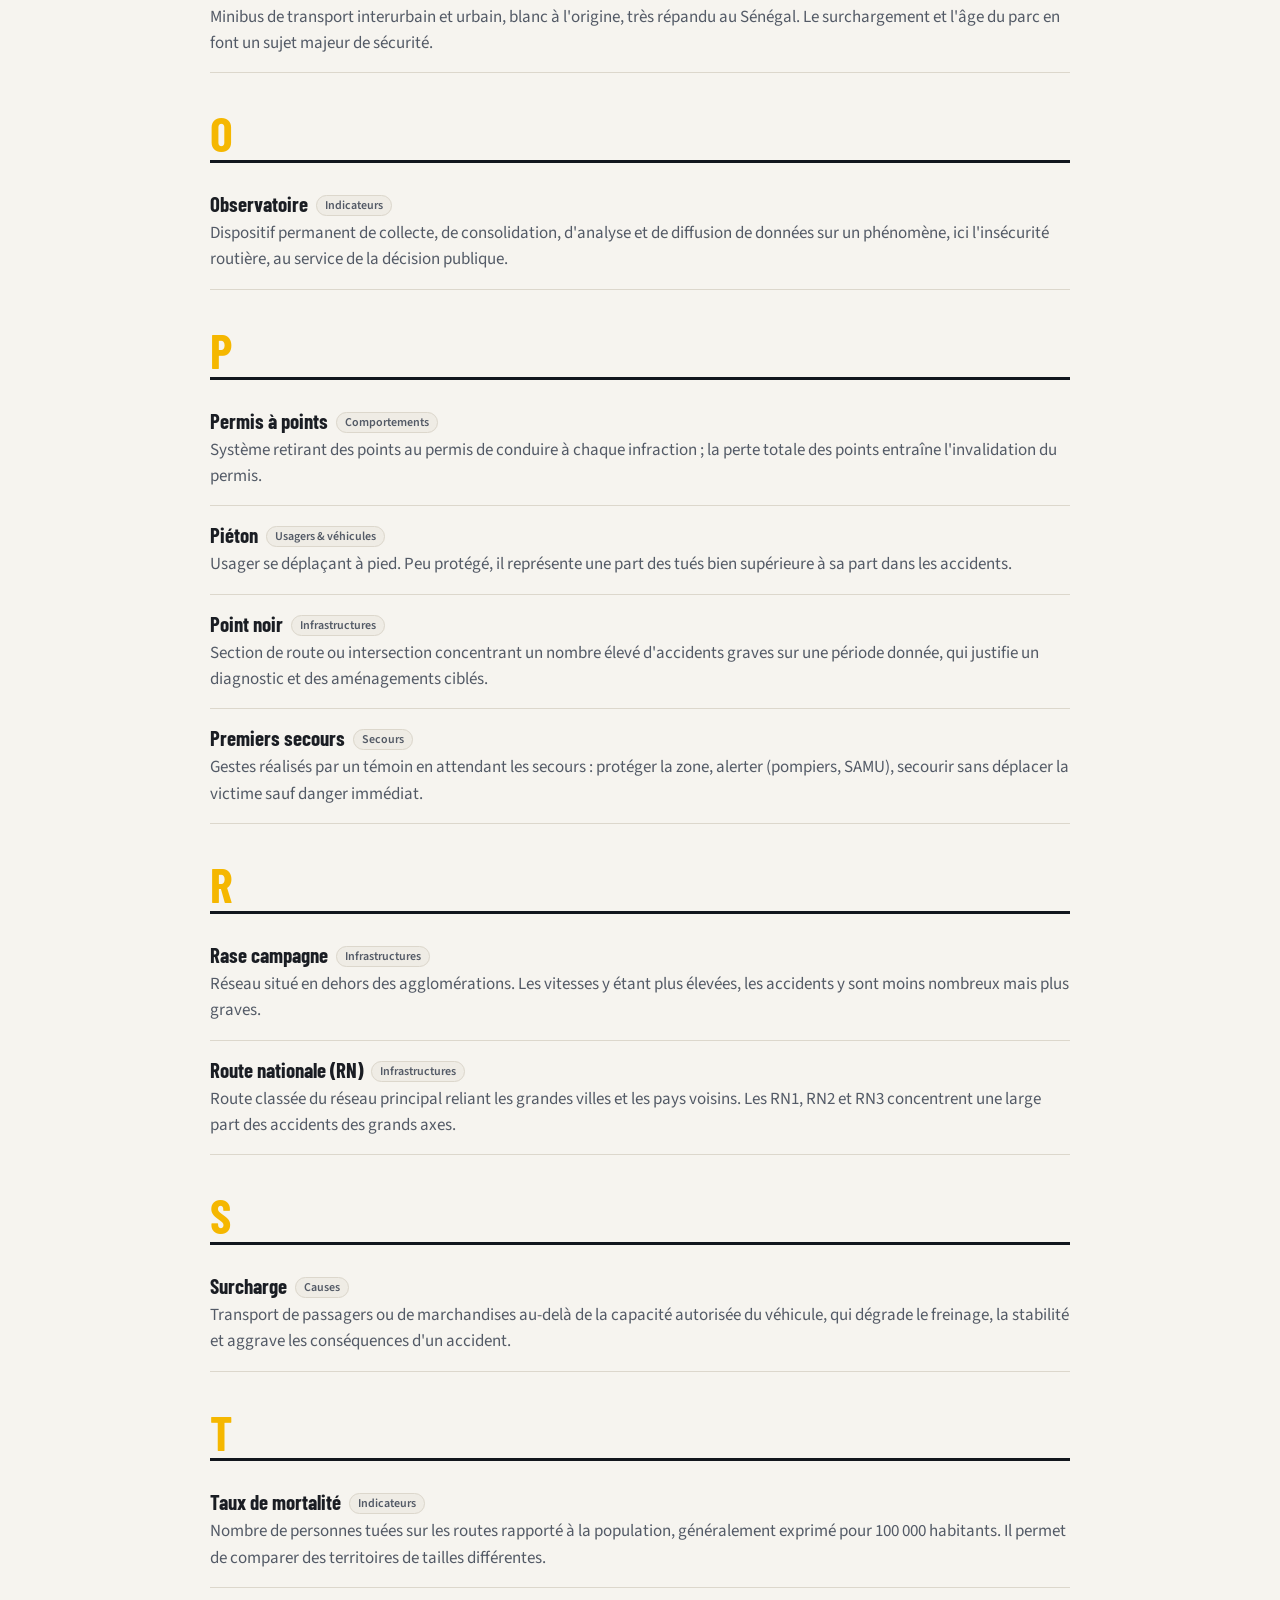
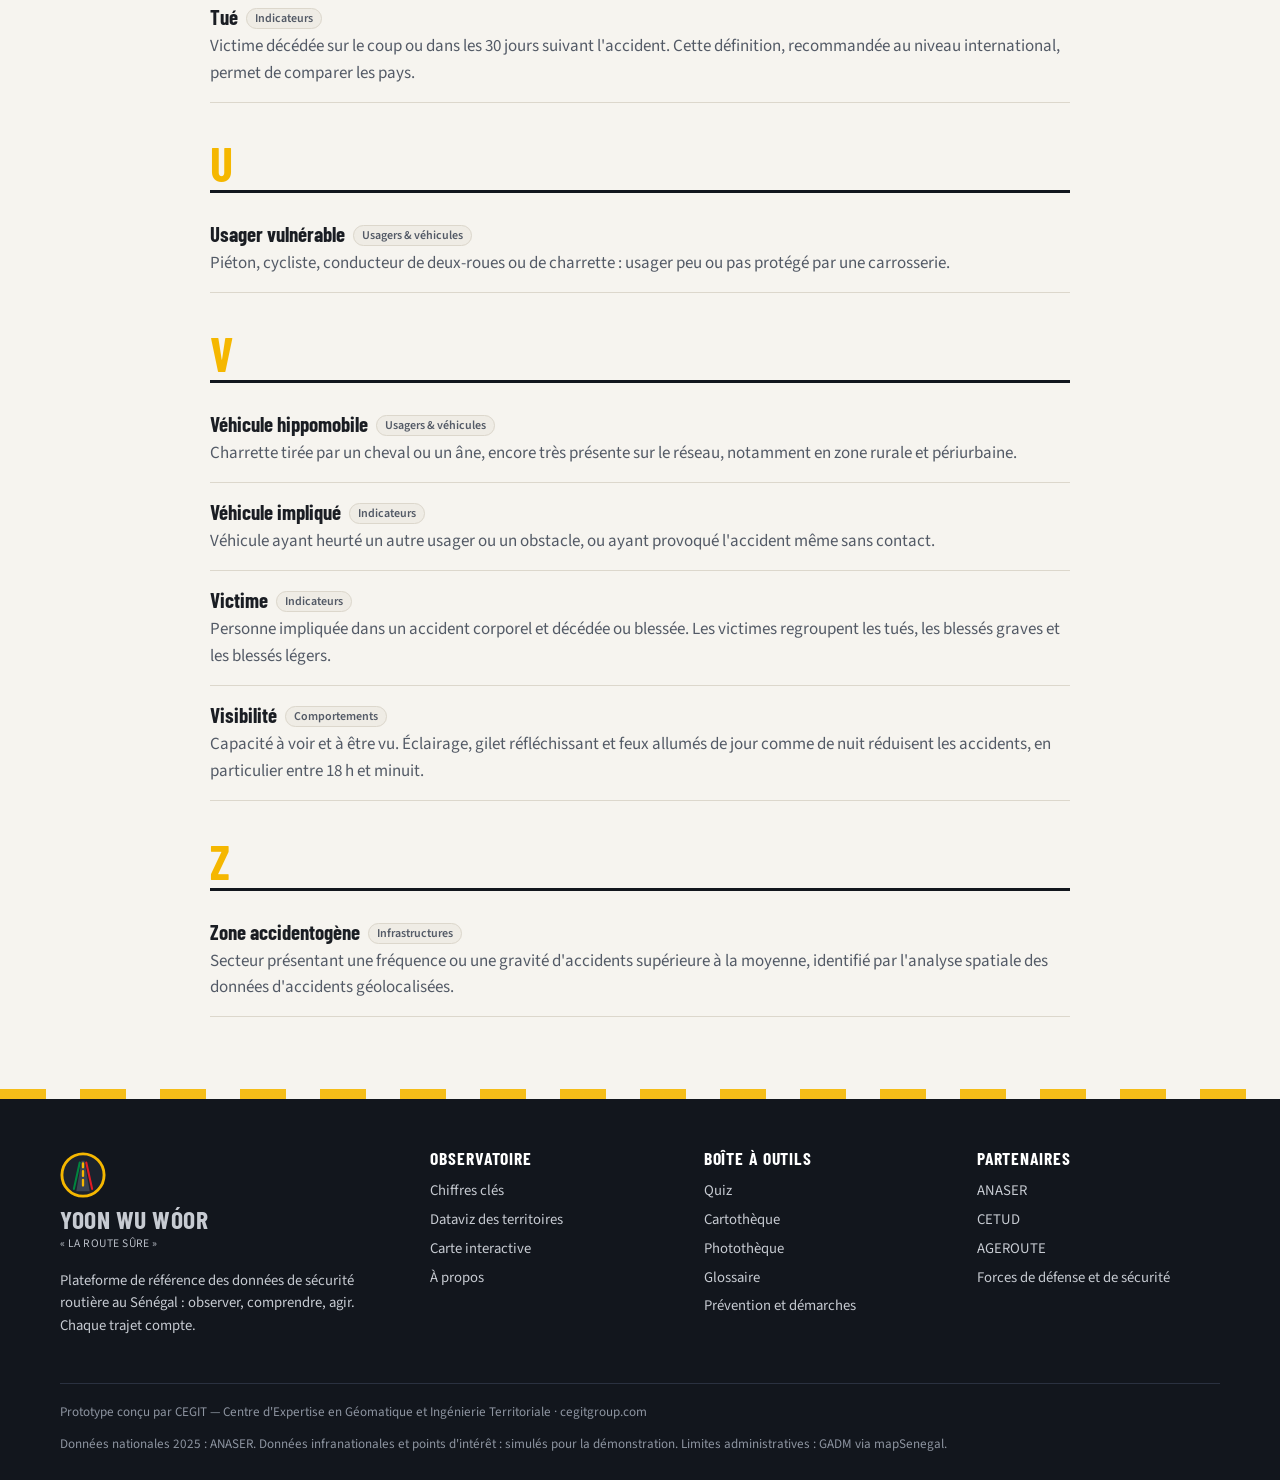
<file: glossaire.html>
<!doctype html>
<html lang="fr">
<head>
<meta charset="utf-8"><meta name="viewport" content="width=device-width,initial-scale=1">
<title>Glossaire — Yoon Wu Wóor</title>
<link rel="icon" href="assets/img/favicon.svg">
<link rel="preconnect" href="https://fonts.googleapis.com"><link rel="preconnect" href="https://fonts.gstatic.com" crossorigin>
<link href="https://fonts.googleapis.com/css2?family=Barlow+Condensed:wght@600;700&family=Source+Sans+3:wght@400;600;700&display=swap" rel="stylesheet">
<link rel="stylesheet" href="assets/css/style.css">
</head>
<body>
<header class="page-head"><div class="wrap">
  <div class="crumbs"><a href="index.html">Accueil</a> › Boîte à outils › Glossaire</div>
  <h1 style="font-size:clamp(2rem,4.5vw,3.2rem)">Glossaire</h1>
  <p>Les définitions utilisées par l'observatoire pour mesurer, analyser et parler de la sécurité routière au Sénégal.</p>
</div></header>
<main class="sec" style="padding-top:28px">
  <div class="wrap" style="max-width:900px">
    <div style="display:flex;gap:12px;flex-wrap:wrap;align-items:end">
      <label class="ctl" style="flex:1;min-width:220px">Rechercher un terme<input type="search" id="q" placeholder="Ex. blessé, gare, point noir…"></label>
      <label class="ctl">Thème<select id="th"><option value="">Tous les thèmes</option></select></label>
    </div>
    <nav class="az" id="az" aria-label="Index alphabétique"></nav>
    <p class="muted" id="count"></p>
    <div id="list"></div>
  </div>
</main>
<script src="assets/js/common.js"></script>
<script>
YWW.mount('outil');
const G=[
['Accident corporel de la circulation','Indicateurs',"Accident survenu sur une voie ouverte à la circulation publique, impliquant au moins un véhicule en mouvement et faisant au moins une victime nécessitant des soins médicaux."],
['Accident mortel','Indicateurs',"Accident corporel ayant entraîné le décès d'au moins une personne, sur le coup ou dans les 30 jours qui suivent."],
['Accidentalité','Indicateurs',"Ensemble des accidents survenus sur un territoire et une période donnés, et de leurs conséquences humaines. L'accidentalité se décrit par des effectifs (accidents, tués, blessés) et par des taux."],
['AGEROUTE','Acteurs',"Agence des travaux et de gestion des routes : maître d'ouvrage délégué de l'État pour la construction, la réhabilitation et l'entretien du réseau routier classé."],
['ANASER','Acteurs',"Agence nationale de la sécurité routière : chargée de la mise en œuvre de la politique de sécurité routière, de la collecte et de l'analyse des données d'accidents et des actions de prévention."],
['Auto-école','Usagers & véhicules',"Établissement agréé dispensant la formation théorique (code de la route) et pratique à la conduite, en vue de l'obtention du permis de conduire."],
['Bilan annuel','Indicateurs',"Publication de référence présentant les chiffres définitifs de l'accidentalité d'une année : effectifs, évolutions, répartitions territoriales, causes et profils des usagers."],
['Blessé grave','Indicateurs',"Victime hospitalisée plus de 24 heures à la suite d'un accident corporel."],
['Blessé léger','Indicateurs',"Victime ayant reçu des soins médicaux, sans hospitalisation ou hospitalisée 24 heures au plus."],
['Car rapide','Usagers & véhicules',"Minibus de transport en commun urbain emblématique de Dakar, reconnaissable à sa peinture bleue et jaune. Progressivement remplacé par des véhicules neufs dans le cadre du renouvellement du parc."],
['Ceinture de sécurité','Comportements',"Dispositif de retenue obligatoire pour le conducteur et les passagers. Son port réduit fortement le risque de décès en cas de choc frontal ou d'éjection."],
['CETUD','Acteurs',"Conseil exécutif des transports urbains durables : autorité organisatrice de la mobilité dans la région de Dakar."],
['Clando','Usagers & véhicules',"Véhicule particulier pratiquant le transport de personnes sans autorisation. Échappant au contrôle technique et à l'assurance obligatoire, il présente un risque accru pour ses passagers."],
['Collision frontale','Types d\'accidents',"Choc entre deux véhicules circulant en sens inverse. Fréquente lors de dépassements dangereux sur les routes bidirectionnelles, c'est l'un des types d'accidents les plus meurtriers."],
['Contrôle technique','Usagers & véhicules',"Visite obligatoire et périodique permettant de vérifier l'état d'un véhicule (freins, direction, pneumatiques, éclairage…) avant sa remise en circulation."],
['Corridor','Infrastructures',"Grand axe routier structurant reliant des pôles économiques ou des pays, supportant un trafic dense de marchandises et de voyageurs (ex. Dakar – Bamako)."],
['Défaut de maîtrise','Causes',"Perte de contrôle du véhicule par son conducteur, souvent liée à la vitesse, à la fatigue, à l'état de la chaussée ou à une manœuvre inadaptée."],
['Dépassement dangereux','Causes',"Manœuvre de dépassement réalisée sans visibilité suffisante, sur une ligne continue ou à proximité d'une intersection."],
['Deux-roues motorisé','Usagers & véhicules',"Cyclomoteur, scooter ou moto (dont les « Jakarta »). Usagers très vulnérables, ils représentent une part importante des victimes en milieu urbain."],
['Excès de vitesse','Causes',"Circulation à une vitesse supérieure à la limite autorisée ou inadaptée aux conditions (trafic, météo, visibilité)."],
['Gare routière','Infrastructures',"Lieu aménagé de départ et d'arrivée des transports interurbains de voyageurs (cars, minibus, taxis « 7 places »), où s'organisent le chargement et la régulation des départs."],
['Gravité','Indicateurs',"Nombre de personnes tuées pour 100 accidents corporels. Elle est généralement plus élevée en rase campagne qu'en agglomération, du fait des vitesses pratiquées."],
['Indemne','Indicateurs',"Personne impliquée dans un accident corporel qui n'a subi aucune blessure nécessitant des soins."],
['Jakarta','Usagers & véhicules',"Nom courant donné aux motos de petite cylindrée, utilisées notamment comme moto-taxis dans de nombreuses villes du pays."],
['Ndiaga Ndiaye','Usagers & véhicules',"Minibus de transport interurbain et urbain, blanc à l'origine, très répandu au Sénégal. Le surchargement et l'âge du parc en font un sujet majeur de sécurité."],
['Observatoire','Indicateurs',"Dispositif permanent de collecte, de consolidation, d'analyse et de diffusion de données sur un phénomène, ici l'insécurité routière, au service de la décision publique."],
['Permis à points','Comportements',"Système retirant des points au permis de conduire à chaque infraction ; la perte totale des points entraîne l'invalidation du permis."],
['Piéton','Usagers & véhicules',"Usager se déplaçant à pied. Peu protégé, il représente une part des tués bien supérieure à sa part dans les accidents."],
['Point noir','Infrastructures',"Section de route ou intersection concentrant un nombre élevé d'accidents graves sur une période donnée, qui justifie un diagnostic et des aménagements ciblés."],
['Premiers secours','Secours',"Gestes réalisés par un témoin en attendant les secours : protéger la zone, alerter (pompiers, SAMU), secourir sans déplacer la victime sauf danger immédiat."],
['Rase campagne','Infrastructures',"Réseau situé en dehors des agglomérations. Les vitesses y étant plus élevées, les accidents y sont moins nombreux mais plus graves."],
['Route nationale (RN)','Infrastructures',"Route classée du réseau principal reliant les grandes villes et les pays voisins. Les RN1, RN2 et RN3 concentrent une large part des accidents des grands axes."],
['Surcharge','Causes',"Transport de passagers ou de marchandises au-delà de la capacité autorisée du véhicule, qui dégrade le freinage, la stabilité et aggrave les conséquences d'un accident."],
['Taux de mortalité','Indicateurs',"Nombre de personnes tuées sur les routes rapporté à la population, généralement exprimé pour 100 000 habitants. Il permet de comparer des territoires de tailles différentes."],
['Tué','Indicateurs',"Victime décédée sur le coup ou dans les 30 jours suivant l'accident. Cette définition, recommandée au niveau international, permet de comparer les pays."],
['Usager vulnérable','Usagers & véhicules',"Piéton, cycliste, conducteur de deux-roues ou de charrette : usager peu ou pas protégé par une carrosserie."],
['Véhicule hippomobile','Usagers & véhicules',"Charrette tirée par un cheval ou un âne, encore très présente sur le réseau, notamment en zone rurale et périurbaine."],
['Véhicule impliqué','Indicateurs',"Véhicule ayant heurté un autre usager ou un obstacle, ou ayant provoqué l'accident même sans contact."],
['Victime','Indicateurs',"Personne impliquée dans un accident corporel et décédée ou blessée. Les victimes regroupent les tués, les blessés graves et les blessés légers."],
['Visibilité','Comportements',"Capacité à voir et à être vu. Éclairage, gilet réfléchissant et feux allumés de jour comme de nuit réduisent les accidents, en particulier entre 18 h et minuit."],
['Zone accidentogène','Infrastructures',"Secteur présentant une fréquence ou une gravité d'accidents supérieure à la moyenne, identifié par l'analyse spatiale des données d'accidents géolocalisées."],
['Alcoolémie','Causes',"Taux d'alcool dans le sang. La conduite sous l'emprise de l'alcool ou de stupéfiants altère les réflexes et multiplie le risque d'accident mortel."],
['Fatigue au volant','Causes',"Baisse de vigilance liée au manque de sommeil ou à la durée de conduite. Particulièrement à risque pour les chauffeurs de longue distance."],
['Casque','Comportements',"Équipement obligatoire pour les conducteurs et passagers de deux-roues motorisés. Il réduit fortement le risque de traumatisme crânien mortel."],
['Kilométrage d\'accidents','Indicateurs',"Nombre d'accidents rapporté à la longueur d'un axe (accidents par km). Il permet de comparer des routes de longueurs différentes, comme l'autoroute A1 et la RN1."]
].sort((a,b)=>a[0].localeCompare(b[0],'fr',{sensitivity:'base'}));
const norm=s=>s.normalize('NFD').replace(/[̀-ͯ]/g,'').toLowerCase();
const th=document.getElementById('th');[...new Set(G.map(g=>g[1]))].sort().forEach(t=>th.insertAdjacentHTML('beforeend',`<option>${t}</option>`));
function render(){
  const q=norm(document.getElementById('q').value),t=th.value;
  const L=G.filter(g=>(!t||g[1]===t)&&(!q||norm(g[0]+' '+g[2]).includes(q)));
  const by={};L.forEach(g=>{const l=norm(g[0])[0].toUpperCase();(by[l]=by[l]||[]).push(g)});
  document.getElementById('az').innerHTML='ABCDEFGHIJKLMNOPQRSTUVWXYZ'.split('').map(l=>by[l]?`<a href="#l-${l}">${l}</a>`:`<span>${l}</span>`).join('');
  document.getElementById('count').textContent=L.length+' définition'+(L.length>1?'s':'');
  document.getElementById('list').innerHTML=Object.keys(by).sort().map(l=>`<div class="lettre" id="l-${l}">${l}</div><dl class="glo">${by[l].map(g=>`<div><dt>${g[0]}<small>${g[1]}</small></dt><dd>${g[2]}</dd></div>`).join('')}</dl>`).join('')||'<p>Aucun terme ne correspond.</p>';
}
document.getElementById('q').addEventListener('input',render);th.addEventListener('change',render);render();
</script>
</body>
</html>
</file>
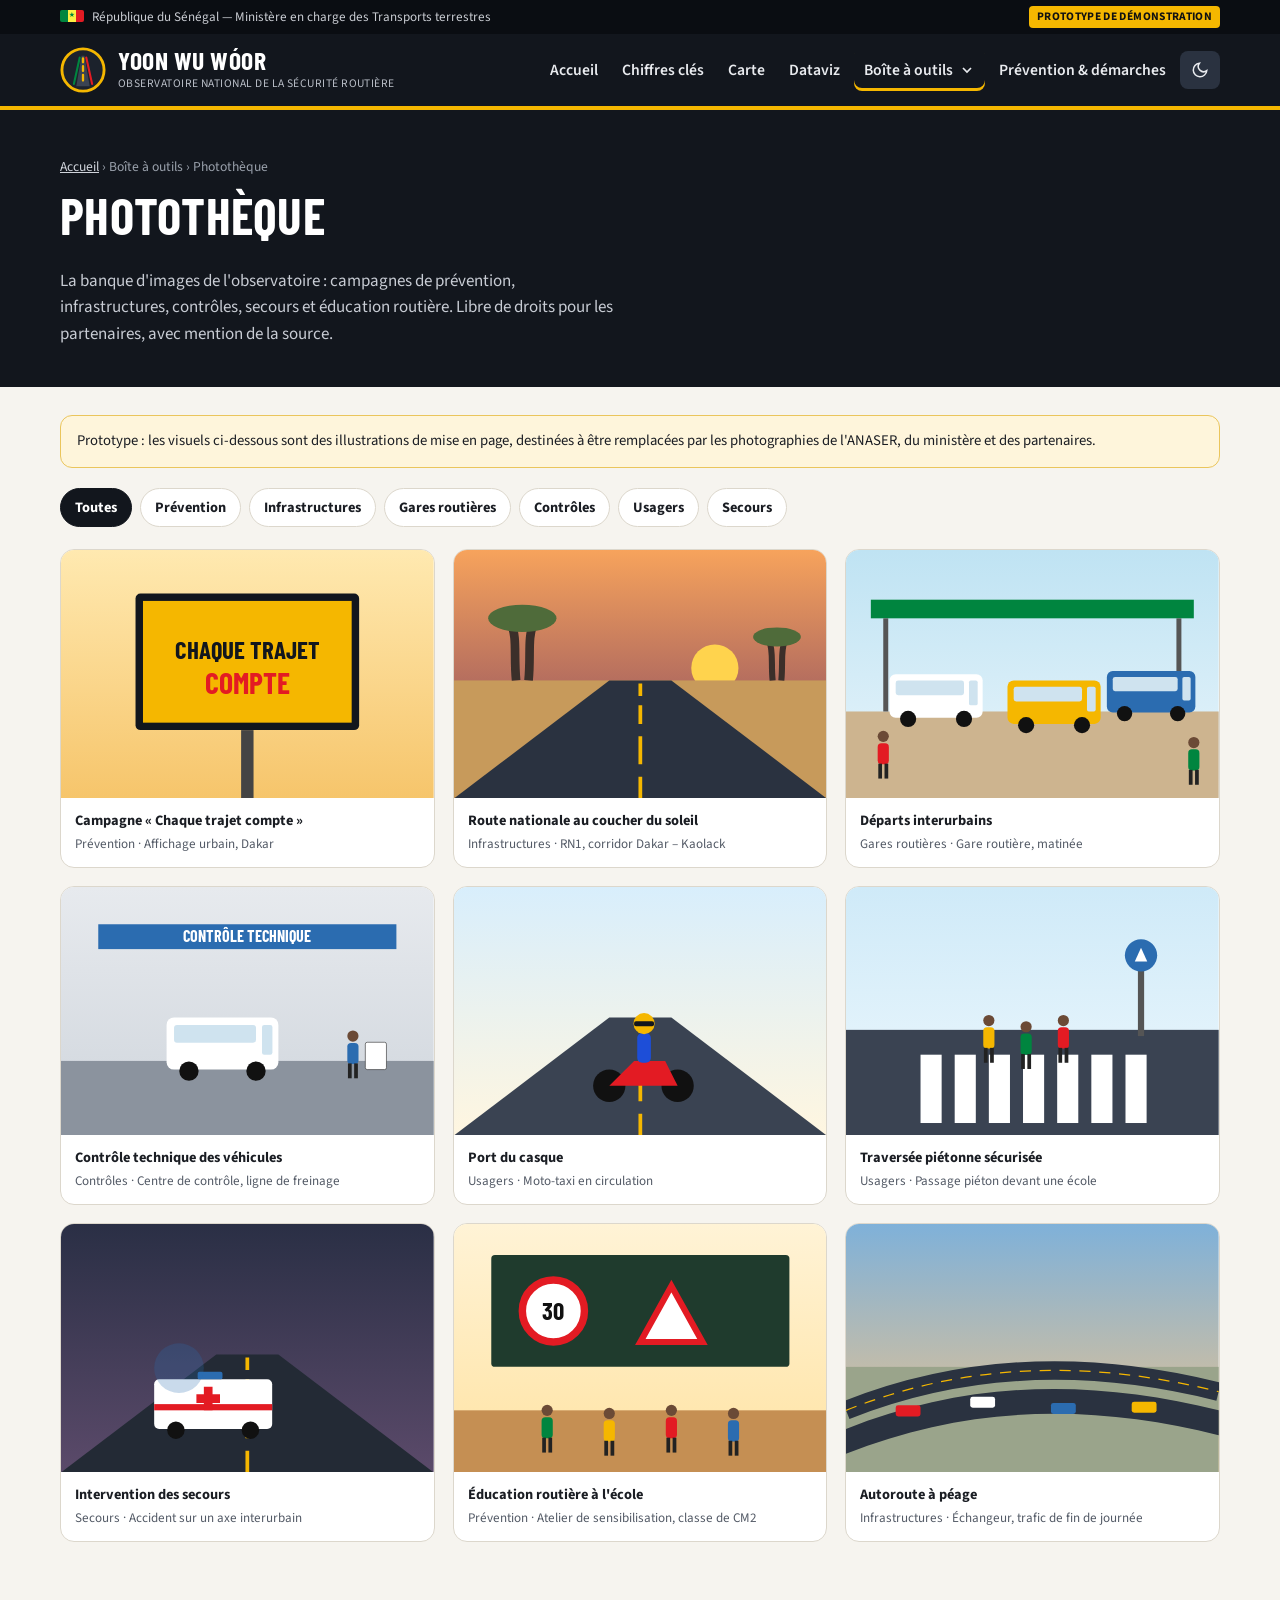
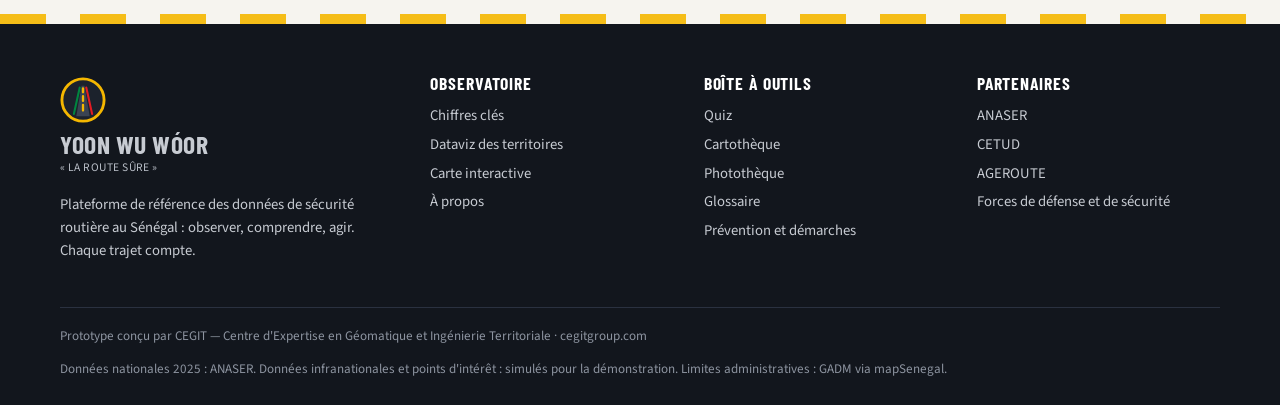
<file: phototheque.html>
<!doctype html>
<html lang="fr">
<head>
<meta charset="utf-8"><meta name="viewport" content="width=device-width,initial-scale=1">
<title>Photothèque — Yoon Wu Wóor</title>
<link rel="icon" href="assets/img/favicon.svg">
<link rel="preconnect" href="https://fonts.googleapis.com"><link rel="preconnect" href="https://fonts.gstatic.com" crossorigin>
<link href="https://fonts.googleapis.com/css2?family=Barlow+Condensed:wght@600;700&family=Source+Sans+3:wght@400;600;700&display=swap" rel="stylesheet">
<link rel="stylesheet" href="assets/css/style.css">
</head>
<body>
<header class="page-head"><div class="wrap">
  <div class="crumbs"><a href="index.html">Accueil</a> › Boîte à outils › Photothèque</div>
  <h1 style="font-size:clamp(2rem,4.5vw,3.2rem)">Photothèque</h1>
  <p>La banque d'images de l'observatoire : campagnes de prévention, infrastructures, contrôles, secours et éducation routière. Libre de droits pour les partenaires, avec mention de la source.</p>
</div></header>
<main class="sec" style="padding-top:28px">
  <div class="wrap">
    <p class="note" style="margin-bottom:20px">Prototype : les visuels ci-dessous sont des illustrations de mise en page, destinées à être remplacées par les photographies de l'ANASER, du ministère et des partenaires.</p>
    <div class="filters" id="filters"></div>
    <div class="grid g3" id="grid"></div>
  </div>
</main>
<div class="lightbox" id="lb" role="dialog" aria-modal="true"><button aria-label="Fermer">×</button><figure><div id="lb-img"></div><figcaption id="lb-cap" style="padding-top:12px"></figcaption></figure></div>
<script src="assets/js/common.js"></script>
<script>
YWW.mount('outil');
const sky=(a,b)=>`<defs><linearGradient id="g${a.slice(1)}${b.slice(1)}" x1="0" y1="0" x2="0" y2="1"><stop offset="0" stop-color="${a}"/><stop offset="1" stop-color="${b}"/></linearGradient></defs><rect width="600" height="400" fill="url(#g${a.slice(1)}${b.slice(1)})"/>`;
const road=(c='#2a3240')=>`<path d="M0 400 L250 210 h100 L600 400z" fill="${c}"/><path d="M300 215v20M300 250v30M300 300v45M300 365v35" stroke="#f5b700" stroke-width="6"/>`;
const sun=(x,y,c)=>`<circle cx="${x}" cy="${y}" r="38" fill="${c}"/>`;
const baobab=(x,s=1)=>`<g transform="translate(${x},210) scale(${s})"><path d="M-10 0 C-14 -40 -8 -70 -18 -90 M10 0 C14 -40 8 -70 18 -90" stroke="#3b2f2a" stroke-width="14" fill="none"/><ellipse cx="0" cy="-100" rx="55" ry="22" fill="#4f6b3a"/></g>`;
const bus=(x,y,c,s=1)=>`<g transform="translate(${x},${y}) scale(${s})"><rect width="150" height="70" rx="10" fill="${c}"/><rect x="10" y="10" width="110" height="24" rx="4" fill="#cfe3ef"/><rect x="128" y="10" width="14" height="40" rx="3" fill="#cfe3ef"/><circle cx="30" cy="72" r="13" fill="#111"/><circle cx="120" cy="72" r="13" fill="#111"/></g>`;
const person=(x,y,c)=>`<g transform="translate(${x},${y})"><circle r="9" fill="#6b4a36"/><rect x="-9" y="11" width="18" height="34" rx="6" fill="${c}"/><rect x="-8" y="44" width="6" height="24" fill="#222"/><rect x="2" y="44" width="6" height="24" fill="#222"/></g>`;
const P=[
 ['Prévention','Campagne « Chaque trajet compte »','Affichage urbain, Dakar',()=>sky('#ffe9b0','#f6c56b')+`<rect x="120" y="70" width="360" height="220" rx="8" fill="#12161d"/><rect x="132" y="82" width="336" height="196" fill="#f5b700"/><text x="300" y="175" text-anchor="middle" font-family="Barlow Condensed,Arial" font-weight="700" font-size="40" fill="#12161d">CHAQUE TRAJET</text><text x="300" y="232" text-anchor="middle" font-family="Barlow Condensed,Arial" font-weight="700" font-size="48" fill="#e31b23">COMPTE</text><rect x="290" y="290" width="20" height="110" fill="#444"/>`],
 ['Infrastructures','Route nationale au coucher du soleil','RN1, corridor Dakar – Kaolack',()=>sky('#f7a35c','#7b3f61')+sun(420,190,'#ffd34d')+`<rect y="210" width="600" height="190" fill="#c79a5b"/>`+baobab(110)+baobab(520,.7)+road()],
 ['Gares routières','Départs interurbains','Gare routière, matinée',()=>sky('#bfe3f3','#e9f5fb')+`<rect y="260" width="600" height="140" fill="#cdb48f"/><rect x="40" y="80" width="520" height="30" fill="#00853f"/><rect x="60" y="110" width="8" height="150" fill="#555"/><rect x="532" y="110" width="8" height="150" fill="#555"/>`+bus(70,200,'#ffffff')+bus(260,210,'#f5b700')+bus(420,195,'#2b6cb0',.95)+person(60,300,'#e31b23')+person(560,310,'#00853f')],
 ['Contrôles','Contrôle technique des véhicules','Centre de contrôle, ligne de freinage',()=>sky('#e7eaee','#cfd5dc')+`<rect y="280" width="600" height="120" fill="#8b939e"/><rect x="60" y="60" width="480" height="40" fill="#2b6cb0"/><text x="300" y="88" text-anchor="middle" font-family="Barlow Condensed,Arial" font-weight="700" font-size="26" fill="#fff">CONTRÔLE TECHNIQUE</text>`+bus(170,210,'#fff',1.2)+person(470,240,'#2b6cb0')+`<rect x="490" y="250" width="34" height="44" rx="3" fill="#fff" stroke="#333"/>`],
 ['Usagers','Port du casque','Moto-taxi en circulation',()=>sky('#d8eefc','#fff6e0')+road('#3a4352')+`<g transform="translate(250,250)"><circle cx="0" cy="70" r="26" fill="#111"/><circle cx="110" cy="70" r="26" fill="#111"/><path d="M0 70 L40 30 h50 l20 40z" fill="#e31b23"/><rect x="45" y="-15" width="22" height="48" rx="8" fill="#1d4ed8"/><circle cx="56" cy="-30" r="17" fill="#f5b700"/><rect x="40" y="-34" width="32" height="8" rx="3" fill="#12161d"/></g>`],
 ['Usagers','Traversée piétonne sécurisée','Passage piéton devant une école',()=>sky('#cfeaf8','#eef8fd')+`<rect y="230" width="600" height="170" fill="#3a4352"/>`+[0,1,2,3,4,5,6].map(i=>`<rect x="${120+i*55}" y="270" width="34" height="110" fill="#fff"/>`).join('')+person(230,215,'#f5b700')+person(290,225,'#00853f')+person(350,215,'#e31b23')+`<rect x="470" y="120" width="10" height="120" fill="#555"/><circle cx="475" cy="110" r="26" fill="#2b6cb0"/><path d="M465 120 l10-22 10 22z" fill="#fff"/>`],
 ['Secours','Intervention des secours','Accident sur un axe interurbain',()=>sky('#2a2f45','#5b4a6a')+road('#232a35')+`<g transform="translate(150,250)"><rect width="190" height="80" rx="8" fill="#fff"/><rect x="0" y="40" width="190" height="10" fill="#e31b23"/><path d="M80 12h14v12h12v14H94v12H80V38H68V24h12z" fill="#e31b23"/><circle cx="35" cy="82" r="14" fill="#111"/><circle cx="155" cy="82" r="14" fill="#111"/><rect x="70" y="-12" width="40" height="12" rx="3" fill="#2b6cb0"/></g><circle cx="190" cy="232" r="40" fill="#2b6cb0" opacity=".25"/>`],
 ['Prévention','Éducation routière à l\'école','Atelier de sensibilisation, classe de CM2',()=>sky('#fff3d6','#ffe3a3')+`<rect x="60" y="50" width="480" height="180" rx="6" fill="#1f3b2d"/><circle cx="160" cy="140" r="50" fill="#fff" stroke="#e31b23" stroke-width="12"/><text x="160" y="155" text-anchor="middle" font-family="Barlow Condensed" font-weight="700" font-size="40" fill="#111">30</text><path d="M300 190 l50-90 50 90z" fill="#fff" stroke="#e31b23" stroke-width="10"/><rect y="300" width="600" height="100" fill="#c58f53"/>`+person(150,300,'#00853f')+person(250,305,'#f5b700')+person(350,300,'#e31b23')+person(450,305,'#2b6cb0')],
 ['Infrastructures','Autoroute à péage','Échangeur, trafic de fin de journée',()=>sky('#7fb1d9','#f0c48a')+`<rect y="230" width="600" height="170" fill="#9aa48b"/><path d="M0 330 C200 250 400 250 600 300 L600 340 C400 290 200 290 0 370z" fill="#2a3240"/><path d="M0 300 C200 220 400 220 600 270" stroke="#2a3240" stroke-width="30" fill="none"/><path d="M0 300 C200 220 400 220 600 270" stroke="#f5b700" stroke-width="2" stroke-dasharray="18 14" fill="none"/>`+[80,200,330,460].map((x,i)=>`<rect x="${x}" y="${292-i*14+(i>1?i*12:0)}" width="40" height="18" rx="4" fill="${['#e31b23','#fff','#2b6cb0','#f5b700'][i]}"/>`).join('')]
];
const cats=['Toutes',...new Set(P.map(p=>p[0]))];
const fl=document.getElementById('filters'),grid=document.getElementById('grid');
const svg=p=>`<svg viewBox="0 0 600 400" xmlns="http://www.w3.org/2000/svg" role="img" aria-label="${p[1]}">${p[3]()}</svg>`;
fl.innerHTML=cats.map((c,i)=>`<button class="chip" aria-pressed="${i===0}" data-c="${c}">${c}</button>`).join('');
function render(cat){grid.innerHTML=P.map((p,i)=>cat==='Toutes'||p[0]===cat?`<figure class="photo" tabindex="0" data-i="${i}"><div class="img">${svg(p)}</div><figcaption><b>${p[1]}</b><span>${p[0]} · ${p[2]}</span></figcaption></figure>`:'').join('');
  grid.querySelectorAll('.photo').forEach(f=>{const o=()=>{const p=P[+f.dataset.i];document.getElementById('lb-img').innerHTML=svg(p);document.getElementById('lb-cap').innerHTML=`<b>${p[1]}</b> — ${p[2]}<br><small>Illustration de démonstration · © Yoon Wu Wóor</small>`;lb.classList.add('open')};f.addEventListener('click',o);f.addEventListener('keydown',e=>{if(e.key==='Enter')o()})});}
fl.querySelectorAll('.chip').forEach(b=>b.addEventListener('click',()=>{fl.querySelectorAll('.chip').forEach(x=>x.setAttribute('aria-pressed',x===b));render(b.dataset.c)}));
const lb=document.getElementById('lb');lb.addEventListener('click',e=>{if(e.target===lb||e.target.tagName==='BUTTON')lb.classList.remove('open')});document.addEventListener('keydown',e=>{if(e.key==='Escape')lb.classList.remove('open')});
render('Toutes');
</script>
</body>
</html>
</file>
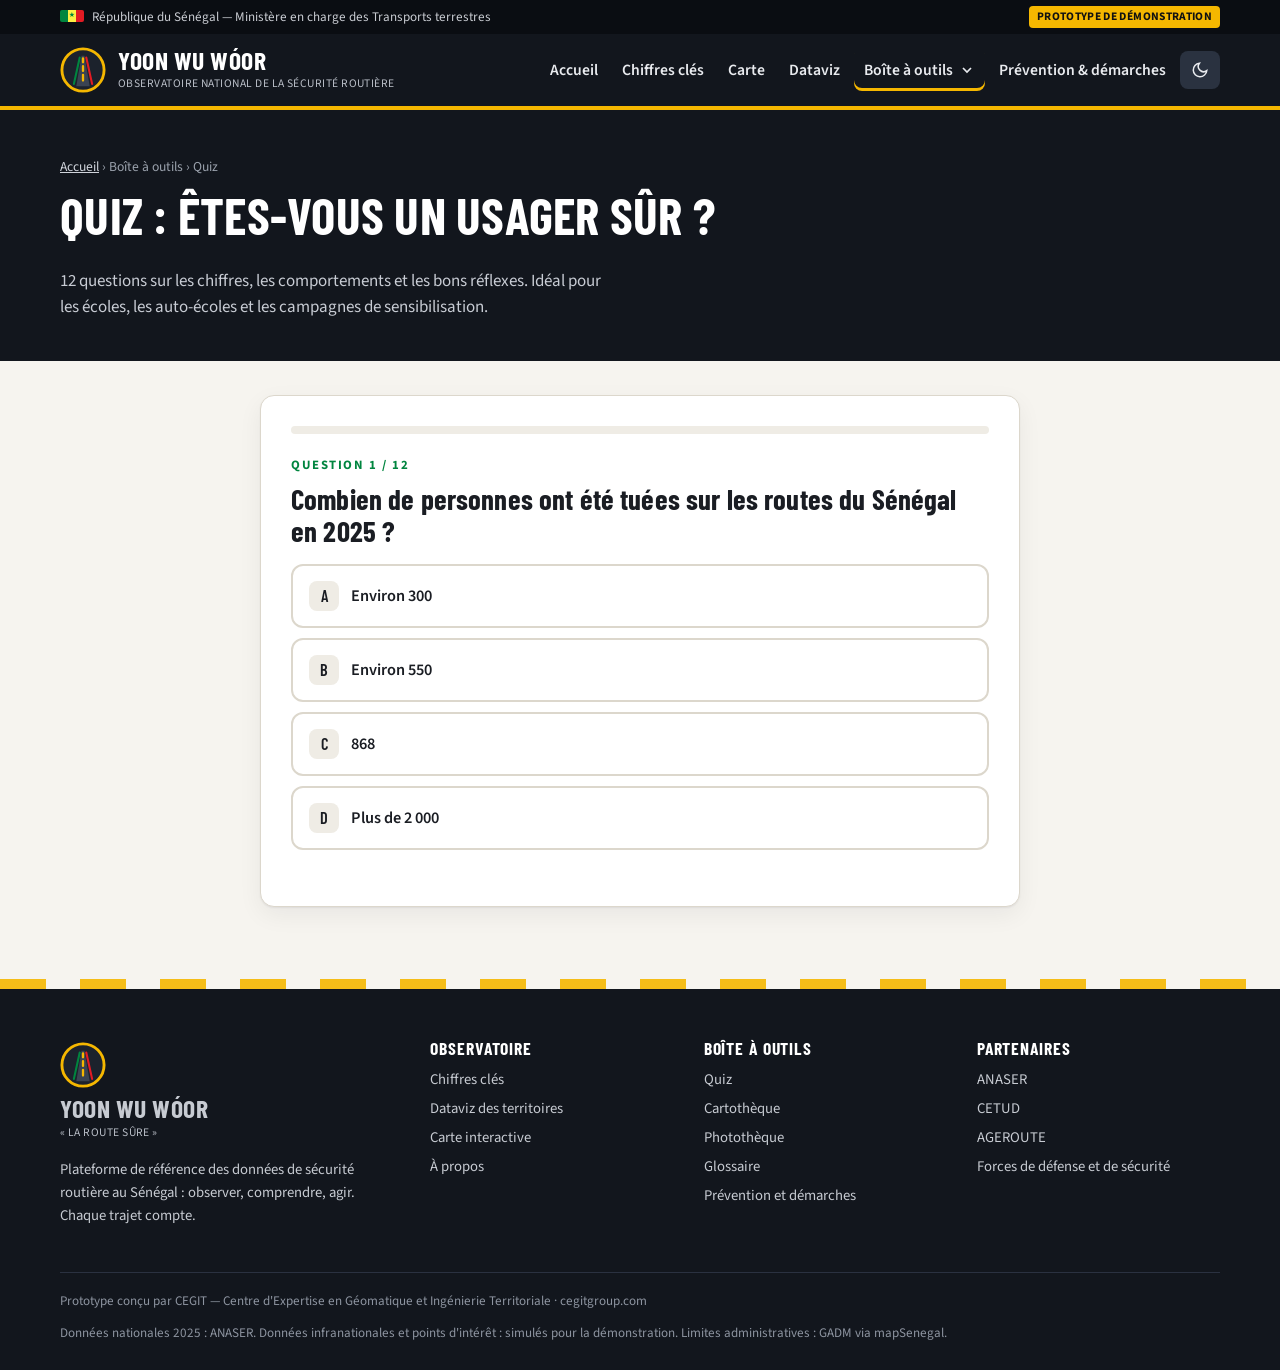
<file: quiz.html>
<!doctype html>
<html lang="fr">
<head>
<meta charset="utf-8"><meta name="viewport" content="width=device-width,initial-scale=1">
<title>Quiz sécurité routière — Yoon Wu Wóor</title>
<link rel="icon" href="assets/img/favicon.svg">
<link rel="preconnect" href="https://fonts.googleapis.com"><link rel="preconnect" href="https://fonts.gstatic.com" crossorigin>
<link href="https://fonts.googleapis.com/css2?family=Barlow+Condensed:wght@600;700&family=Source+Sans+3:wght@400;600;700&display=swap" rel="stylesheet">
<link rel="stylesheet" href="assets/css/style.css">
</head>
<body>
<header class="page-head"><div class="wrap">
  <div class="crumbs"><a href="index.html">Accueil</a> › Boîte à outils › Quiz</div>
  <h1 style="font-size:clamp(2rem,4.5vw,3.2rem)">Quiz : êtes-vous un usager sûr ?</h1>
  <p>12 questions sur les chiffres, les comportements et les bons réflexes. Idéal pour les écoles, les auto-écoles et les campagnes de sensibilisation.</p>
</div></header>
<main class="sec" style="padding-top:34px">
  <div class="wrap"><div class="quiz card" id="quiz" style="padding:30px"></div></div>
</main>
<script src="assets/js/common.js"></script>
<script>
YWW.mount('outil');
const Q=[
['Combien de personnes ont été tuées sur les routes du Sénégal en 2025 ?',['Environ 300','Environ 550','868','Plus de 2 000'],2,"Le bilan 2025 de l'ANASER fait état de 868 tués, soit 2 à 3 décès par jour."],
['Quelle est la première cause d\'accidents relevée en 2025 ?',['La défaillance mécanique','Le non-respect des règles de conduite','Les animaux en divagation','La météo'],1,"Le non-respect des règles de conduite explique 30 % des accidents et environ 40 % des décès."],
['À quel moment de la journée survient la plus grande part des accidents sur les grands axes ?',['Entre minuit et 6 h','Entre 6 h et midi','Entre midi et 18 h','Entre 18 h et minuit'],3,"37 % des accidents des grands axes se produisent entre 18 h et minuit : fatigue, trafic et baisse de visibilité se cumulent."],
['Un témoin découvre un accident. Quel est le bon ordre des gestes ?',['Secourir, alerter, protéger','Protéger, alerter, secourir','Alerter, secourir, protéger','Déplacer la victime puis alerter'],1,"On protège d'abord la zone pour éviter un sur-accident, on alerte les secours, puis on porte assistance sans déplacer la victime sauf danger immédiat."],
['Qu\'est-ce qu\'un « tué » au sens des statistiques internationales ?',['Une personne décédée sur le coup uniquement','Une personne décédée dans les 30 jours suivant l\'accident','Une personne décédée dans l\'année','Un blessé hospitalisé'],1,"La définition à 30 jours permet de comparer les pays et de ne pas sous-estimer la mortalité."],
['Quelle route nationale a enregistré le plus d\'accidents en 2025 ?',['RN1','RN2','RN6','RN7'],0,"La RN1 compte 1 458 accidents et 141 tués, soit près d'un quart des accidents des grands axes."],
['Pour un conducteur de moto, quel équipement réduit le plus le risque de décès ?',['Des gants','Un gilet','Un casque attaché','Des chaussures fermées'],2,"Le casque, correctement attaché, réduit fortement le risque de traumatisme crânien mortel."],
['Le téléphone au volant multiplie le risque d\'accident…',['Il n\'a pas d\'effet si l\'on parle en kit mains libres','Par environ 3 lorsqu\'on téléphone, bien davantage lorsqu\'on écrit un message','Uniquement la nuit','Uniquement en ville'],1,"Téléphoner détourne l'attention, même en mains libres ; lire ou écrire un message détourne aussi le regard de la route."],
['Dans quelle région se produisent plus de la moitié des accidents ?',['Thiès','Kaolack','Dakar','Saint-Louis'],2,"Dakar concentre 8 503 accidents en 2025, soit environ 55 % du total national, mais Thiès compte davantage de tués."],
['Pourquoi les accidents en rase campagne sont-ils plus graves qu\'en ville ?',['Les routes y sont plus larges','Les vitesses pratiquées y sont plus élevées','Il y a moins de piétons','Les véhicules y sont plus récents'],1,"L'énergie d'un choc croît avec le carré de la vitesse : à vitesse élevée, les conséquences sont bien plus lourdes."],
['Quel usager est le plus vulnérable dans la circulation ?',['Le conducteur d\'un camion','Le passager d\'un car','Le piéton','Le conducteur d\'une voiture'],2,"Le piéton n'est protégé par aucune carrosserie : il représente 4 % des accidents urbains mais 17 % des tués."],
['Quel est le mois le plus accidentogène en 2025 ?',['Janvier','Mai','Août','Décembre'],3,"Décembre compte 1 558 accidents (plus de 10 % du total), période de fêtes et de nombreux déplacements."]
];
let i=0,score=0;const el=document.getElementById('quiz');
function show(){
  if(i>=Q.length) return end();
  const q=Q[i];
  el.innerHTML=`<div class="q-prog"><i style="width:${i/Q.length*100}%"></i></div>
    <div class="eyebrow">Question ${i+1} / ${Q.length}</div><h2 style="font-size:1.8rem;text-transform:none">${q[0]}</h2>
    <div class="q-opts">${q[1].map((o,k)=>`<button data-k="${k}"><span class="k">${'ABCD'[k]}</span>${o}</button>`).join('')}</div>
    <div class="q-exp" id="exp"></div>
    <div class="btns" style="justify-content:flex-end"><button class="btn btn-d" id="next" hidden>${i<Q.length-1?'Question suivante':'Voir mon score'} →</button></div>`;
  el.querySelectorAll('.q-opts button').forEach(b=>b.addEventListener('click',()=>{
    const k=+b.dataset.k,ok=k===q[2]; if(ok)score++;
    el.querySelectorAll('.q-opts button').forEach(x=>{x.disabled=true;if(+x.dataset.k===q[2])x.classList.add('ok')});
    if(!ok)b.classList.add('ko');
    const e=document.getElementById('exp');e.innerHTML=`<b>${ok?'Bonne réponse !':'Pas tout à fait.'}</b> ${q[3]}`;e.classList.add('show');
    const n=document.getElementById('next');n.hidden=false;n.focus();n.onclick=()=>{i++;show()};
  }));
}
function end(){
  const p=Math.round(score/Q.length*100);
  const msg=p>=80?'Excellent ! Vous êtes un usager averti.':p>=50?'Bien ! Quelques réflexes à consolider.':'Les routes vous réservent encore des surprises : relisez le glossaire !';
  el.innerHTML=`<div class="q-prog"><i style="width:100%"></i></div><div style="text-align:center">
    <div class="eyebrow">Résultat</div><div style="font:700 5rem var(--f-titre);line-height:1">${score}<span style="font-size:.4em;color:var(--texte-2)"> / ${Q.length}</span></div>
    <h2 style="font-size:1.8rem;text-transform:none;margin-top:12px">${msg}</h2>
    <div class="btns" style="justify-content:center"><button class="btn btn-j" id="again">Recommencer</button><a class="btn btn-d" href="glossaire.html">Ouvrir le glossaire</a></div></div>`;
  document.getElementById('again').onclick=()=>{i=0;score=0;show()};
}
show();
</script>
</body>
</html>
</file>
<file: assets/css/style.css>
/* Yoon Wu Wóor — Observatoire national de la sécurité routière du Sénégal */
:root{
  --asphalte:#12161d; --asphalte-2:#1c222c; --asphalte-3:#2a3240;
  --jaune:#f5b700; --jaune-2:#ffd34d; --vert:#00853f; --vert-2:#0aa557; --rouge:#e31b23;
  --bg:#f6f4ef; --surface:#ffffff; --surface-2:#efece5; --texte:#1a1d23; --texte-2:#535a66; --bord:#dcd7cc;
  --ombre:0 1px 2px rgba(18,22,29,.06),0 8px 24px rgba(18,22,29,.06);
  --r:14px; --max:1200px;
  --f-titre:"Barlow Condensed","Arial Narrow",sans-serif; --f-texte:"Source Sans 3",system-ui,sans-serif;
  color-scheme:light;
}
@media (prefers-color-scheme:dark){:root:not([data-theme="light"]){
  --bg:#0f1217; --surface:#171b22; --surface-2:#1f252e; --texte:#eceae4; --texte-2:#a3a9b3; --bord:#2c333e; --ombre:0 1px 2px rgba(0,0,0,.4); color-scheme:dark;}}
:root[data-theme="dark"]{--bg:#0f1217; --surface:#171b22; --surface-2:#1f252e; --texte:#eceae4; --texte-2:#a3a9b3; --bord:#2c333e; --ombre:0 1px 2px rgba(0,0,0,.4); color-scheme:dark;}
*{box-sizing:border-box}
html{scroll-behavior:smooth}
body{margin:0;background:var(--bg);color:var(--texte);font-family:var(--f-texte);font-size:17px;line-height:1.55;-webkit-font-smoothing:antialiased}
a{color:inherit}
img,svg{max-width:100%}
h1,h2,h3,h4{font-family:var(--f-titre);font-weight:700;line-height:1.08;letter-spacing:.005em;margin:0 0 .5em}
h1{font-size:clamp(2.3rem,5.5vw,4.2rem);text-transform:uppercase}
h2{font-size:clamp(1.7rem,3.4vw,2.5rem);text-transform:uppercase}
h3{font-size:1.4rem}
p{margin:0 0 1em}
.wrap{max-width:var(--max);margin:0 auto;padding:0 20px}
.sr{position:absolute;width:1px;height:1px;overflow:hidden;clip:rect(0 0 0 0)}
:focus-visible{outline:3px solid var(--jaune);outline-offset:2px}

/* ---- bandeau institutionnel */
.topbar{background:#0a0d12;color:#c9ccd2;font-size:.82rem}
.topbar .wrap{display:flex;gap:14px;align-items:center;justify-content:space-between;min-height:34px;flex-wrap:wrap}
.flag{display:inline-flex;height:12px;width:24px;border-radius:2px;overflow:hidden;vertical-align:-1px;margin-right:8px}
.flag i{flex:1}.flag i:nth-child(1){background:var(--vert)}.flag i:nth-child(2){background:#fdef42;position:relative}.flag i:nth-child(3){background:var(--rouge)}
.flag i:nth-child(2)::after{content:"★";position:absolute;inset:0;color:var(--vert);font-size:7px;font-style:normal;display:grid;place-items:center}
.topbar .demo{background:var(--jaune);color:#111;font-weight:700;padding:2px 8px;border-radius:4px;letter-spacing:.03em;text-transform:uppercase;font-size:.72rem}

/* ---- en-tête */
.site-head{background:var(--asphalte);color:#fff;position:sticky;top:0;z-index:1000;border-bottom:4px solid var(--jaune)}
.site-head .wrap{display:flex;align-items:center;gap:20px;min-height:72px}
.brand{display:flex;align-items:center;gap:12px;text-decoration:none;color:#fff;flex-shrink:0}
.brand-mark{width:46px;height:46px}
.brand-txt b{display:block;font-family:var(--f-titre);font-size:1.6rem;letter-spacing:.02em;text-transform:uppercase;line-height:1}
.brand-txt small{display:block;font-size:.72rem;color:#b9bec7;letter-spacing:.04em;text-transform:uppercase;margin-top:3px}
.nav{margin-left:auto;display:flex;align-items:center;gap:4px}
.nav a,.nav button{font:600 .98rem var(--f-texte);color:#e9ebef;text-decoration:none;background:none;border:0;padding:10px 10px;white-space:nowrap;border-radius:8px;cursor:pointer;display:flex;align-items:center;gap:6px}
.nav a:hover,.nav button:hover,.nav a[aria-current="page"]{background:var(--asphalte-3);color:#fff}
.nav a[aria-current="page"]{box-shadow:inset 0 -3px 0 var(--jaune)}
.dd{position:relative}
.dd-menu{position:absolute;right:0;top:calc(100% + 10px);background:var(--surface);color:var(--texte);border-radius:var(--r);box-shadow:0 18px 50px rgba(0,0,0,.25);padding:10px;display:none;grid-template-columns:1fr 1fr;gap:4px;width:min(560px,92vw);border-top:4px solid var(--jaune)}
.dd.open .dd-menu{display:grid}
.dd-menu a{color:var(--texte);display:flex;gap:12px;align-items:flex-start;padding:12px;border-radius:10px}
.dd-menu a:hover{background:var(--surface-2);color:var(--texte)}
.dd-menu .ic{flex:0 0 38px;height:38px;border-radius:10px;display:grid;place-items:center;background:var(--asphalte);color:var(--jaune)}
.dd-menu b{display:block;font-size:1rem}.dd-menu small{display:block;color:var(--texte-2);font-weight:400;font-size:.85rem;line-height:1.3}
.burger{display:none;margin-left:auto;background:none;border:0;color:#fff;padding:8px;cursor:pointer}
.theme-btn{background:var(--asphalte-3)!important;width:40px;justify-content:center}
@media (max-width:1180px){
  .burger{display:block}
  .nav{position:fixed;inset:76px 0 auto 0;background:var(--asphalte);flex-direction:column;align-items:stretch;padding:12px 16px 20px;gap:2px;display:none;max-height:calc(100vh - 76px);overflow:auto}
  .nav.open{display:flex}
  .dd-menu{position:static;display:grid;grid-template-columns:1fr;width:auto;box-shadow:none;margin:4px 0 8px;background:var(--asphalte-2);border:0}
  .dd-menu a{color:#e9ebef}.dd-menu small{color:#aab0ba}.dd-menu a:hover{background:var(--asphalte-3);color:#fff}
  .dd>button{display:none}
}

/* ---- motif route */
.road{height:10px;background:repeating-linear-gradient(90deg,var(--jaune) 0 46px,transparent 46px 80px);opacity:.9}

/* ---- héro */
.hero{background:radial-gradient(1200px 500px at 85% 0%,#263040 0%,transparent 60%),var(--asphalte);color:#fff;position:relative;overflow:hidden}
.hero .wrap{display:grid;grid-template-columns:1.25fr 1fr;gap:40px;padding-top:64px;padding-bottom:70px;align-items:center}
.hero .kicker{color:var(--jaune);font-weight:700;letter-spacing:.12em;text-transform:uppercase;font-size:.85rem;margin-bottom:14px;display:flex;gap:10px;align-items:center}
.hero .kicker::before{content:"";width:34px;height:4px;background:var(--jaune)}
.hero h1 em{font-style:normal;color:var(--jaune)}
.hero p.lead{font-size:1.2rem;color:#d3d7de;max-width:56ch}
.hero-counter{background:rgba(255,255,255,.04);border:1px solid rgba(255,255,255,.1);border-radius:20px;padding:28px;backdrop-filter:blur(4px)}
.hero-counter .big{font-family:var(--f-titre);font-size:clamp(4.5rem,10vw,7.5rem);line-height:.9;color:#fff}
.hero-counter .big small{font-size:.35em;color:var(--jaune);display:block;letter-spacing:.06em;text-transform:uppercase;margin-top:6px}
.hero-counter ul{list-style:none;margin:18px 0 0;padding:16px 0 0;border-top:1px dashed rgba(255,255,255,.2);display:grid;grid-template-columns:repeat(3,1fr);gap:10px}
.hero-counter li b{display:block;font-family:var(--f-titre);font-size:1.9rem}
.hero-counter li span{font-size:.82rem;color:#b9bec7}
.hero-counter .src{font-size:.75rem;color:#8d94a0;margin-top:14px}
@media (max-width:860px){.hero .wrap{grid-template-columns:1fr;padding-top:40px;padding-bottom:48px}}

.btn{display:inline-flex;align-items:center;gap:8px;font:700 1rem var(--f-texte);padding:13px 20px;border-radius:10px;text-decoration:none;border:2px solid transparent;cursor:pointer;transition:transform .12s}
.btn:hover{transform:translateY(-1px)}
.btn-j{background:var(--jaune);color:#111}
.btn-o{border-color:rgba(255,255,255,.35);color:#fff}
.btn-d{background:var(--asphalte);color:#fff}
.btns{display:flex;gap:12px;flex-wrap:wrap;margin-top:26px}

/* ---- sections */
.sec{padding:72px 0}
.sec-alt{background:var(--surface-2)}
.sec-head{display:flex;justify-content:space-between;align-items:end;gap:20px;margin-bottom:28px;flex-wrap:wrap}
.sec-head p{color:var(--texte-2);max-width:62ch;margin:0}
.eyebrow{font-weight:700;color:var(--vert);letter-spacing:.12em;text-transform:uppercase;font-size:.8rem;margin-bottom:8px}
:root[data-theme="dark"] .eyebrow{color:var(--vert-2)}
@media (prefers-color-scheme:dark){:root:not([data-theme="light"]) .eyebrow{color:var(--vert-2)}}

.grid{display:grid;gap:18px}
.g4{grid-template-columns:repeat(4,1fr)}.g3{grid-template-columns:repeat(3,1fr)}.g2{grid-template-columns:repeat(2,1fr)}
@media (max-width:980px){.g4{grid-template-columns:repeat(2,1fr)}.g3{grid-template-columns:repeat(2,1fr)}}
@media (max-width:620px){.g4,.g3,.g2{grid-template-columns:1fr}}

.card{background:var(--surface);border:1px solid var(--bord);border-radius:var(--r);padding:22px;box-shadow:var(--ombre)}
.card h3{margin-bottom:.35em}
.card p{color:var(--texte-2);margin:0}
a.card{text-decoration:none;display:block;transition:transform .15s,border-color .15s}
a.card:hover{transform:translateY(-3px);border-color:var(--jaune)}
.tool .ic{width:52px;height:52px;border-radius:12px;background:var(--asphalte);color:var(--jaune);display:grid;place-items:center;margin-bottom:16px}
.tool .go{display:inline-block;margin-top:14px;font-weight:700;color:var(--texte)}
.tool .go::after{content:" →"}

.kpi{position:relative;overflow:hidden}
.kpi .v{font-family:var(--f-titre);font-size:2.8rem;line-height:1;font-weight:700}
.kpi .l{color:var(--texte-2);font-size:.95rem;margin-top:6px}
.kpi .d{font-size:.85rem;margin-top:10px;font-weight:600}
.kpi::before{content:"";position:absolute;left:0;top:0;bottom:0;width:5px;background:var(--c,var(--jaune))}
.up{color:var(--rouge)}.down{color:var(--vert)}

.panneau{display:inline-grid;place-items:center;width:30px;height:30px;border-radius:50%;border:4px solid var(--rouge);background:#fff;color:#111;font:800 .8rem var(--f-titre)}

.actu{display:flex;flex-direction:column;gap:10px}
.actu .tag{align-self:flex-start;background:var(--surface-2);border:1px solid var(--bord);padding:2px 10px;border-radius:99px;font-size:.78rem;font-weight:700}
.actu time{font-size:.85rem;color:var(--texte-2)}

.acteurs{display:grid;grid-template-columns:repeat(auto-fill,minmax(210px,1fr));gap:14px}
.acteur{display:flex;gap:12px;align-items:center;background:var(--surface);border:1px solid var(--bord);border-radius:12px;padding:14px}
.acteur .sig{flex:0 0 52px;height:52px;border-radius:10px;display:grid;place-items:center;font:700 .95rem var(--f-titre);color:#fff;background:var(--asphalte);letter-spacing:.03em}
.acteur b{display:block;line-height:1.2;font-size:.98rem}.acteur small{color:var(--texte-2);font-size:.82rem;line-height:1.25;display:block}

.note{background:color-mix(in srgb,var(--jaune) 14%,var(--surface));border:1px solid color-mix(in srgb,var(--jaune) 55%,var(--bord));border-radius:12px;padding:14px 16px;font-size:.92rem}

/* ---- page header */
.page-head{background:var(--asphalte);color:#fff;padding:46px 0 40px}
.page-head p{color:#c8ccd4;max-width:70ch;margin:0}
.crumbs{font-size:.85rem;color:#9aa1ac;margin-bottom:10px}.crumbs a{color:#cfd3da}

/* ---- footer */
.site-foot{background:var(--asphalte);color:#c7cbd2;padding:50px 0 26px;margin-top:0;font-size:.92rem}
.site-foot .cols{display:grid;grid-template-columns:1.4fr 1fr 1fr 1fr;gap:30px}
.site-foot h4{color:#fff;font-size:1.1rem;text-transform:uppercase;letter-spacing:.05em}
.site-foot a{color:#c7cbd2;text-decoration:none;display:block;padding:3px 0}.site-foot a:hover{color:var(--jaune)}
.site-foot .bottom{border-top:1px solid #2a3140;margin-top:30px;padding-top:18px;display:flex;justify-content:space-between;gap:12px;flex-wrap:wrap;font-size:.82rem;color:#8d94a0}
@media (max-width:860px){.site-foot .cols{grid-template-columns:1fr 1fr}}

/* ---- formulaires */
.ctl{display:flex;flex-direction:column;gap:6px;font-size:.85rem;font-weight:700;color:var(--texte-2)}
select,input[type=search],input[type=text]{font:500 1rem var(--f-texte);padding:10px 12px;border-radius:10px;border:1px solid var(--bord);background:var(--surface);color:var(--texte);min-width:0}
.seg{display:inline-flex;background:var(--surface-2);border:1px solid var(--bord);border-radius:10px;padding:3px}
.seg button{font:700 .92rem var(--f-texte);border:0;background:none;color:var(--texte-2);padding:8px 12px;border-radius:8px;cursor:pointer}
.seg button[aria-pressed="true"]{background:var(--asphalte);color:#fff}

/* ---- carte */
.map-layout{display:grid;grid-template-columns:320px 1fr;height:calc(100vh - 110px);min-height:560px}
.map-side{background:var(--surface);border-right:1px solid var(--bord);overflow:auto;padding:20px}
#map{height:100%;background:#dfe6ea}
.layer{display:flex;align-items:center;gap:10px;padding:10px;border-radius:10px;border:1px solid var(--bord);margin-bottom:8px;cursor:pointer;background:var(--surface)}
.layer:hover{background:var(--surface-2)}
.layer input{width:18px;height:18px;accent-color:var(--asphalte)}
.layer .sw{width:26px;height:26px;border-radius:50%;display:grid;place-items:center;color:#fff;flex:0 0 26px}
.layer .n{margin-left:auto;font-weight:700;font-size:.85rem;color:var(--texte-2)}
@media (max-width:860px){.map-layout{grid-template-columns:1fr;height:auto}.map-side{border-right:0;border-bottom:1px solid var(--bord)}#map{height:70vh}}
.pin{width:28px;height:28px;border-radius:50% 50% 50% 0;transform:rotate(-45deg);display:grid;place-items:center;border:2px solid #fff;box-shadow:0 2px 6px rgba(0,0,0,.35)}
.pin svg{transform:rotate(45deg);width:14px;height:14px;color:#fff}
.leaflet-popup-content{font-family:var(--f-texte);font-size:.92rem}
.leaflet-popup-content b{font-size:1rem}
.legend{background:var(--surface);color:var(--texte);padding:10px 12px;border-radius:10px;box-shadow:var(--ombre);font-size:.82rem;line-height:1.5}
.legend i{display:inline-block;width:16px;height:12px;margin-right:6px;vertical-align:-1px;border-radius:2px}

/* ---- dataviz */
.dv{display:grid;grid-template-columns:1.35fr 1fr;gap:18px}
.dv-map{height:560px;border-radius:var(--r);overflow:hidden;border:1px solid var(--bord)}
.dv-bar{display:flex;gap:14px;flex-wrap:wrap;align-items:end;margin-bottom:18px}
.chart-box{position:relative;height:260px}
.terr-title{font-family:var(--f-titre);font-size:1.8rem;text-transform:uppercase;margin:0}
.terr-sub{color:var(--texte-2);font-size:.9rem;margin-bottom:12px}
.minis{display:grid;grid-template-columns:repeat(2,1fr);gap:10px;margin:14px 0}
.mini{background:var(--surface-2);border-radius:10px;padding:12px}
.mini b{font-family:var(--f-titre);font-size:1.7rem;display:block;line-height:1}
.mini span{font-size:.8rem;color:var(--texte-2)}
table.rank{width:100%;border-collapse:collapse;font-size:.92rem}
table.rank th,table.rank td{padding:8px 6px;border-bottom:1px solid var(--bord);text-align:left}
table.rank td.n,table.rank th.n{text-align:right;font-variant-numeric:tabular-nums}
table.rank tr{cursor:pointer}table.rank tbody tr:hover{background:var(--surface-2)}
@media (max-width:980px){.dv{grid-template-columns:1fr}.dv-map{height:440px}}

/* ---- glossaire */
.az{display:flex;flex-wrap:wrap;gap:6px;margin:16px 0 26px}
.az a,.az span{width:38px;height:38px;display:grid;place-items:center;border-radius:8px;font:700 1.05rem var(--f-titre);text-decoration:none;background:var(--surface);border:1px solid var(--bord)}
.az a:hover{background:var(--jaune);color:#111;border-color:var(--jaune)}
.az span{opacity:.35}
.lettre{font:700 3rem var(--f-titre);color:var(--jaune);border-bottom:3px solid var(--asphalte);margin:34px 0 12px;line-height:1.1}
:root[data-theme="dark"] .lettre{border-color:var(--bord)}
dl.glo{margin:0}
dl.glo div{padding:16px 0;border-bottom:1px solid var(--bord)}
dl.glo dt{font:700 1.3rem var(--f-titre);margin-bottom:4px}
dl.glo dd{margin:0;color:var(--texte-2)}
dl.glo dt small{font:600 .75rem var(--f-texte);background:var(--surface-2);border:1px solid var(--bord);padding:1px 8px;border-radius:99px;margin-left:8px;vertical-align:3px;color:var(--texte-2)}

/* ---- quiz */
.quiz{max-width:760px;margin:0 auto}
.q-prog{height:8px;background:var(--surface-2);border-radius:99px;overflow:hidden;margin-bottom:22px}
.q-prog i{display:block;height:100%;background:var(--jaune);transition:width .3s}
.q-opts{display:grid;gap:10px;margin-top:18px}
.q-opts button{text-align:left;font:600 1.02rem var(--f-texte);padding:15px 16px;border-radius:12px;border:2px solid var(--bord);background:var(--surface);color:var(--texte);cursor:pointer;display:flex;gap:12px;align-items:center}
.q-opts button:hover:not(:disabled){border-color:var(--asphalte)}
.q-opts button .k{flex:0 0 30px;height:30px;border-radius:8px;display:grid;place-items:center;background:var(--surface-2);font-family:var(--f-titre)}
.q-opts button.ok{border-color:var(--vert);background:color-mix(in srgb,var(--vert) 12%,var(--surface))}
.q-opts button.ko{border-color:var(--rouge);background:color-mix(in srgb,var(--rouge) 10%,var(--surface))}
.q-exp{margin-top:16px;padding:14px 16px;border-radius:12px;background:var(--surface-2);display:none}
.q-exp.show{display:block}

/* ---- cartothèque / photothèque */
.filters{display:flex;gap:8px;flex-wrap:wrap;margin-bottom:22px}
.chip{font:700 .9rem var(--f-texte);padding:8px 14px;border-radius:99px;border:1px solid var(--bord);background:var(--surface);color:var(--texte);cursor:pointer}
.chip[aria-pressed="true"]{background:var(--asphalte);color:#fff;border-color:var(--asphalte)}
.mapcard{padding:0;overflow:hidden;display:flex;flex-direction:column}
.mapcard .thumb{aspect-ratio:4/3;background:var(--surface-2);display:grid;place-items:center;border-bottom:1px solid var(--bord)}
.mapcard .thumb svg{width:100%;height:100%}
.mapcard .body{padding:16px 18px 18px;display:flex;flex-direction:column;gap:6px;flex:1}
.mapcard .meta{font-size:.8rem;color:var(--texte-2);display:flex;gap:10px;flex-wrap:wrap}
.mapcard .acts{display:flex;gap:8px;margin-top:auto;padding-top:10px}
.mapcard .acts a,.mapcard .acts button{font:700 .85rem var(--f-texte);padding:8px 12px;border-radius:8px;border:1px solid var(--bord);background:var(--surface);color:var(--texte);text-decoration:none;cursor:pointer}
.mapcard .acts a.p{background:var(--jaune);border-color:var(--jaune);color:#111}
.photo{margin:0;border-radius:var(--r);overflow:hidden;background:var(--surface);border:1px solid var(--bord);cursor:zoom-in}
.photo .img{aspect-ratio:3/2}
.photo .img svg{display:block;width:100%;height:100%}
.photo figcaption{padding:12px 14px;font-size:.9rem}
.photo figcaption b{display:block}
.photo figcaption span{color:var(--texte-2);font-size:.82rem}
.lightbox{position:fixed;inset:0;background:rgba(5,7,10,.88);z-index:3000;display:none;place-items:center;padding:20px}
.lightbox.open{display:grid}
.lightbox figure{margin:0;max-width:1000px;width:100%;color:#fff}
.lightbox figure svg{width:100%;height:auto;border-radius:12px}
.lightbox button{position:absolute;top:16px;right:18px;background:#fff;border:0;border-radius:50%;width:42px;height:42px;font-size:1.4rem;cursor:pointer}

.muted{color:var(--texte-2)}
.mt0{margin-top:0}.mb0{margin-bottom:0}
@media (max-width:620px){
  .wrap{padding:0 16px}
  .site-head .wrap{gap:10px}
  .brand{flex-shrink:1;min-width:0}
  .brand-mark{width:38px;height:38px;flex:0 0 38px}
  .brand-txt b{font-size:1.3rem}
  .brand-txt small{font-size:.62rem;white-space:normal;line-height:1.2}
  .topbar .wrap{font-size:.74rem;padding-top:4px;padding-bottom:4px}
  .hero-counter ul{grid-template-columns:repeat(3,1fr);gap:6px}
  .hero-counter li b{font-size:1.45rem}
  .sec{padding:52px 0}
}

/* ===== v2 : cartographie enrichie ===== */
.basemap-ctl{display:flex;align-items:center;gap:2px;background:#fff;border-radius:10px;padding:4px;box-shadow:0 2px 10px rgba(0,0,0,.18);font-family:var(--f-texte)}
.basemap-ctl span{font:700 .72rem var(--f-texte);color:#535a66;text-transform:uppercase;letter-spacing:.06em;padding:0 6px}
.basemap-ctl button{font:700 .82rem var(--f-texte);border:0;background:none;color:#1a1d23;padding:6px 10px;border-radius:7px;cursor:pointer}
.basemap-ctl button[aria-pressed="true"]{background:#12161d;color:#fff}
.map-blanc{background:#fff!important}
.lbl{white-space:nowrap;pointer-events:none}
.lbl span{display:block;transform:translate(-50%,-50%);font-family:var(--f-texte);color:#1a1d23;text-shadow:0 0 3px #fff,0 0 3px #fff,0 0 2px #fff,0 0 1px #fff}
.lbl-r span{font:700 14px var(--f-titre);text-transform:uppercase;letter-spacing:.12em;color:#12161d}
.lbl-d span{font:700 12.5px var(--f-texte);color:#2a3240}
.lbl-c span{font:600 11px var(--f-texte);color:#535a66;font-style:italic}
.map-aerien .lbl span{color:#fff;text-shadow:0 0 3px #000,0 0 3px #000,0 0 2px #000}

.map-layout{grid-template-columns:330px 1fr}
.map-wrap{position:relative;height:100%;overflow:hidden}
.map-side h4{font:700 .78rem var(--f-texte);letter-spacing:.12em;text-transform:uppercase;color:var(--vert);margin:20px 0 8px}
.map-side .row{display:flex;gap:8px;align-items:center}
.map-side select{width:100%}
.layer.sm{padding:7px 10px;margin-bottom:5px;font-size:.93rem}
.layer .sw.sq{border-radius:4px;width:18px;height:18px;flex:0 0 18px}
.layer .sw.ln{border-radius:2px;width:22px;height:5px;flex:0 0 22px}
.cls-list{display:grid;gap:3px;margin:8px 0 4px}
.cls-list label{display:flex;gap:8px;align-items:center;font-size:.88rem;cursor:pointer;padding:3px 4px;border-radius:6px}
.cls-list label:hover{background:var(--surface-2)}
.cls-list i{width:12px;height:12px;border-radius:50%;flex:0 0 12px;border:1.5px solid #fff;box-shadow:0 0 0 1px rgba(0,0,0,.2)}
.cls-list em{margin-left:auto;font-style:normal;color:var(--texte-2);font-size:.8rem;font-variant-numeric:tabular-nums}
.side-btn{width:100%;justify-content:center;margin-top:8px}

.map-tools{position:absolute;left:58px;top:10px;z-index:900;display:flex;gap:8px;flex-wrap:wrap}
.map-tools button{font:700 .9rem var(--f-texte);border:0;border-radius:10px;padding:10px 14px;cursor:pointer;box-shadow:0 2px 10px rgba(0,0,0,.2);display:flex;gap:8px;align-items:center}
.btn-signal{background:var(--rouge);color:#fff}
.btn-signal.active{background:#12161d;color:var(--jaune)}
.map-hint{position:absolute;left:50%;bottom:24px;transform:translateX(-50%);z-index:900;background:#12161d;color:#fff;padding:10px 16px;border-radius:99px;font-weight:600;font-size:.92rem;display:none;box-shadow:0 4px 18px rgba(0,0,0,.3)}
.map-hint.show{display:block}
.picking,.picking .leaflet-interactive{cursor:crosshair!important}

.drawer{position:absolute;top:0;right:0;bottom:0;width:min(440px,100%);background:var(--surface);z-index:1000;box-shadow:-10px 0 30px rgba(0,0,0,.18);transform:translateX(105%);transition:transform .25s ease;display:flex;flex-direction:column}
.drawer.open{transform:none}
.drawer-head{padding:18px 20px 14px;border-bottom:1px solid var(--bord);position:relative;background:var(--surface)}
.drawer-head .cat{display:inline-flex;align-items:center;gap:8px;font:700 .75rem var(--f-texte);letter-spacing:.1em;text-transform:uppercase;color:#fff;padding:4px 10px;border-radius:99px}
.drawer-head h3{font-size:1.55rem;margin:10px 40px 2px 0;line-height:1.1}
.drawer-head .sub{color:var(--texte-2);font-size:.88rem}
.drawer-close{position:absolute;right:14px;top:14px;width:36px;height:36px;border-radius:50%;border:1px solid var(--bord);background:var(--surface);color:var(--texte);font-size:1.3rem;cursor:pointer}
.drawer-body{padding:16px 20px 28px;overflow:auto;flex:1}
.drawer-body h5{font:700 .76rem var(--f-texte);letter-spacing:.1em;text-transform:uppercase;color:var(--texte-2);margin:20px 0 8px;padding-top:14px;border-top:1px dashed var(--bord)}
.drawer-body h5:first-child{border-top:0;padding-top:0;margin-top:4px}
.fk{display:grid;grid-template-columns:repeat(3,1fr);gap:8px}
.fk.two{grid-template-columns:repeat(2,1fr)}
.fk div{background:var(--surface-2);border-radius:10px;padding:10px}
.fk b{display:block;font:700 1.45rem var(--f-titre);line-height:1.05}
.fk span{font-size:.76rem;color:var(--texte-2);line-height:1.2;display:block;margin-top:2px}
.fk .r b{color:var(--rouge)}.fk .g b{color:var(--vert)}
:root[data-theme="dark"] .fk .g b{color:var(--vert-2)}
.hb{display:grid;grid-template-columns:minmax(110px,40%) 1fr auto;gap:6px 10px;align-items:center;font-size:.86rem}
.hb .bar{height:10px;background:var(--surface-2);border-radius:99px;overflow:hidden;display:flex}
.hb .bar i{display:block;height:100%}
.hb .v{font-variant-numeric:tabular-nums;font-weight:700;text-align:right;white-space:nowrap}
.kv{width:100%;border-collapse:collapse;font-size:.88rem}
.kv td,.kv th{padding:7px 4px;border-bottom:1px solid var(--bord);text-align:left;vertical-align:top}
.kv th{font-size:.74rem;text-transform:uppercase;letter-spacing:.05em;color:var(--texte-2);font-weight:700}
.kv td.n,.kv th.n{text-align:right;font-variant-numeric:tabular-nums;white-space:nowrap}
.kv .up{font-weight:700}
.pill{display:inline-block;font:700 .74rem var(--f-texte);padding:3px 9px;border-radius:99px;background:var(--surface-2);border:1px solid var(--bord);margin:0 4px 4px 0}
.pill.m{background:#e31b23;color:#fff;border-color:#e31b23}.pill.g{background:#ff7a00;color:#fff;border-color:#ff7a00}.pill.l{background:#f5b700;color:#111;border-color:#f5b700}
.spark{width:100%;height:56px;display:block}
.legend-dots{display:flex;gap:12px;flex-wrap:wrap;font-size:.8rem;color:var(--texte-2);margin-top:6px}
.legend-dots i{display:inline-block;width:10px;height:10px;border-radius:2px;margin-right:4px;vertical-align:-1px}
.form-grid{display:grid;gap:12px}
.form-grid label{display:grid;gap:5px;font:700 .85rem var(--f-texte);color:var(--texte-2)}
.form-grid textarea{font:500 1rem var(--f-texte);padding:10px 12px;border-radius:10px;border:1px solid var(--bord);background:var(--surface);color:var(--texte);min-height:90px;resize:vertical}
.form-grid input[type=file]{font-size:.85rem}
.typegrid{display:grid;grid-template-columns:1fr 1fr;gap:6px}
.typegrid label{display:flex;gap:8px;align-items:center;font-weight:600;color:var(--texte);border:1.5px solid var(--bord);border-radius:10px;padding:8px 10px;cursor:pointer;font-size:.86rem;line-height:1.2}
.typegrid input{accent-color:var(--rouge)}
.typegrid label:has(input:checked){border-color:var(--rouge);background:color-mix(in srgb,var(--rouge) 8%,var(--surface))}
.ok-box{background:color-mix(in srgb,var(--vert) 12%,var(--surface));border:1px solid var(--vert);border-radius:12px;padding:14px}
.flow-lbl{background:#12161d;color:#fff;border:0;font-weight:700;font-size:11px;padding:2px 6px;border-radius:6px;box-shadow:none}
.flow-lbl::before{display:none}
.sig-ic{width:26px;height:26px;border-radius:7px;display:grid;place-items:center;color:#fff;border:2px solid #fff;box-shadow:0 2px 6px rgba(0,0,0,.35);font:800 13px var(--f-texte)}
@media (max-width:860px){
  .map-layout{grid-template-columns:1fr}
  .map-wrap{height:72vh;order:-1}
  .drawer{top:auto;height:78%;width:100%;border-radius:18px 18px 0 0;transform:translateY(105%)}
  .drawer.open{transform:none}
  .map-tools{left:56px}
}

.leaflet-top.leaflet-left .basemap-ctl{margin-top:10px}
[hidden]{display:none!important}

/* ===== v3 : signalements, circuit, démarches ===== */
.cls-tools{display:flex;align-items:center;gap:6px;margin:8px 0 2px;font-size:.78rem;color:var(--texte-2);font-weight:700;text-transform:uppercase;letter-spacing:.05em}
.cls-tools span{margin-right:auto}
.cls-tools button{font:700 .8rem var(--f-texte);border:1px solid var(--bord);background:var(--surface);color:var(--texte);border-radius:7px;padding:4px 10px;cursor:pointer;text-transform:none;letter-spacing:0}
.cls-tools button:hover{background:var(--surface-2)}
.side-link{display:inline-block;margin-top:8px;font-weight:700;font-size:.9rem;color:var(--texte)}
.side-link::after{content:" →"}
ol.steps{list-style:none;margin:0;padding:0;position:relative}
ol.steps li{position:relative;padding:0 0 14px 30px}
ol.steps li::before{content:"";position:absolute;left:7px;top:4px;width:14px;height:14px;border-radius:50%;background:var(--surface);border:3px solid var(--bord);box-sizing:border-box}
ol.steps li::after{content:"";position:absolute;left:13px;top:20px;bottom:0;width:2px;background:var(--bord)}
ol.steps li:last-child::after{display:none}
ol.steps li.done::before{background:var(--vert);border-color:var(--vert)}
ol.steps li.done::after{background:var(--vert)}
ol.steps li.now::before{background:var(--jaune);border-color:var(--jaune);box-shadow:0 0 0 4px color-mix(in srgb,var(--jaune) 30%,transparent)}
ol.steps li.rej::before{background:var(--rouge);border-color:var(--rouge)}
ol.steps b{display:block;font-size:.95rem}
ol.steps .who{display:block;font-size:.85rem;font-weight:600;color:var(--texte)}
ol.steps .when{display:block;font-size:.8rem;color:var(--texte-2)}
.grid>*{min-width:0}

/* ===== v4 : réseau routier et équipements ===== */
.shield{display:inline-block;transform:translate(-50%,-50%);font:700 11px/1 var(--f-texte);padding:3px 6px;border-radius:4px;color:#fff;border:1.5px solid #fff;box-shadow:0 1px 3px rgba(0,0,0,.35);white-space:nowrap}
.sh-AUTOROUTE{background:#7b3fbf}.sh-RN{background:#c81e1e}.sh-RR{background:#f26b2b}.sh-RD{background:#8b5e34;font-size:10px}
.eq-ic{width:24px;height:24px;border-radius:7px;display:grid;place-items:center;border:2px solid #fff;box-shadow:0 1px 4px rgba(0,0,0,.35)}
.eq-ic svg{width:14px;height:14px}
.eq-cl{width:30px;height:30px;border-radius:50%;color:#fff;display:grid;place-items:center;font-weight:700;font-size:.82rem;border:3px solid #fff;box-shadow:0 2px 6px rgba(0,0,0,.3)}
.pk-ic{display:inline-flex;flex-direction:column;align-items:center;transform:translate(-50%,-50%);background:#fff;border:1.5px solid #12161d;border-top:6px solid #c81e1e;border-radius:6px 6px 3px 3px;padding:1px 4px 2px;font:700 10px/1.05 var(--f-texte);color:#12161d;box-shadow:0 1px 3px rgba(0,0,0,.3);white-space:nowrap}
.pk-ic b{font-size:8px;color:#535a66}
.pk-ic.big{border-top-color:#f5b700;font-size:11px}
.leaflet-pane > svg{max-width:none!important;max-height:none!important}
</file>
